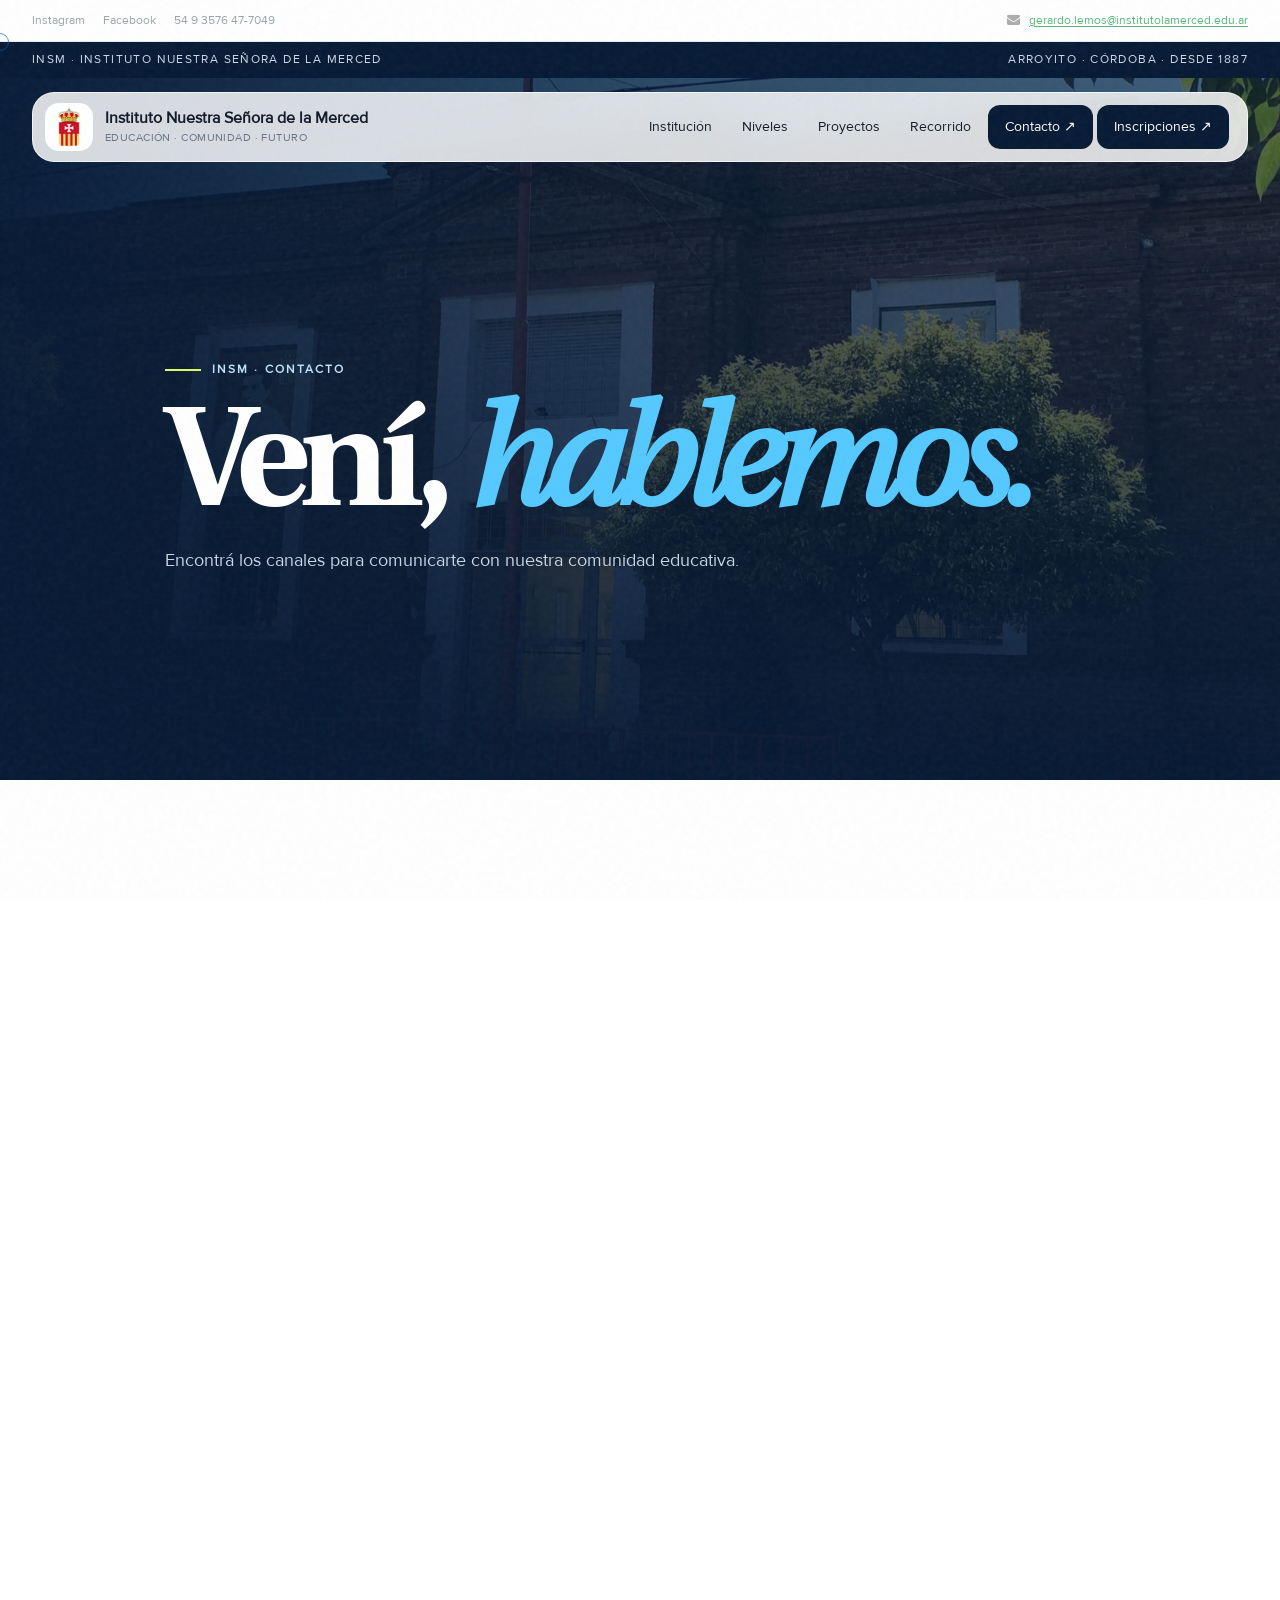
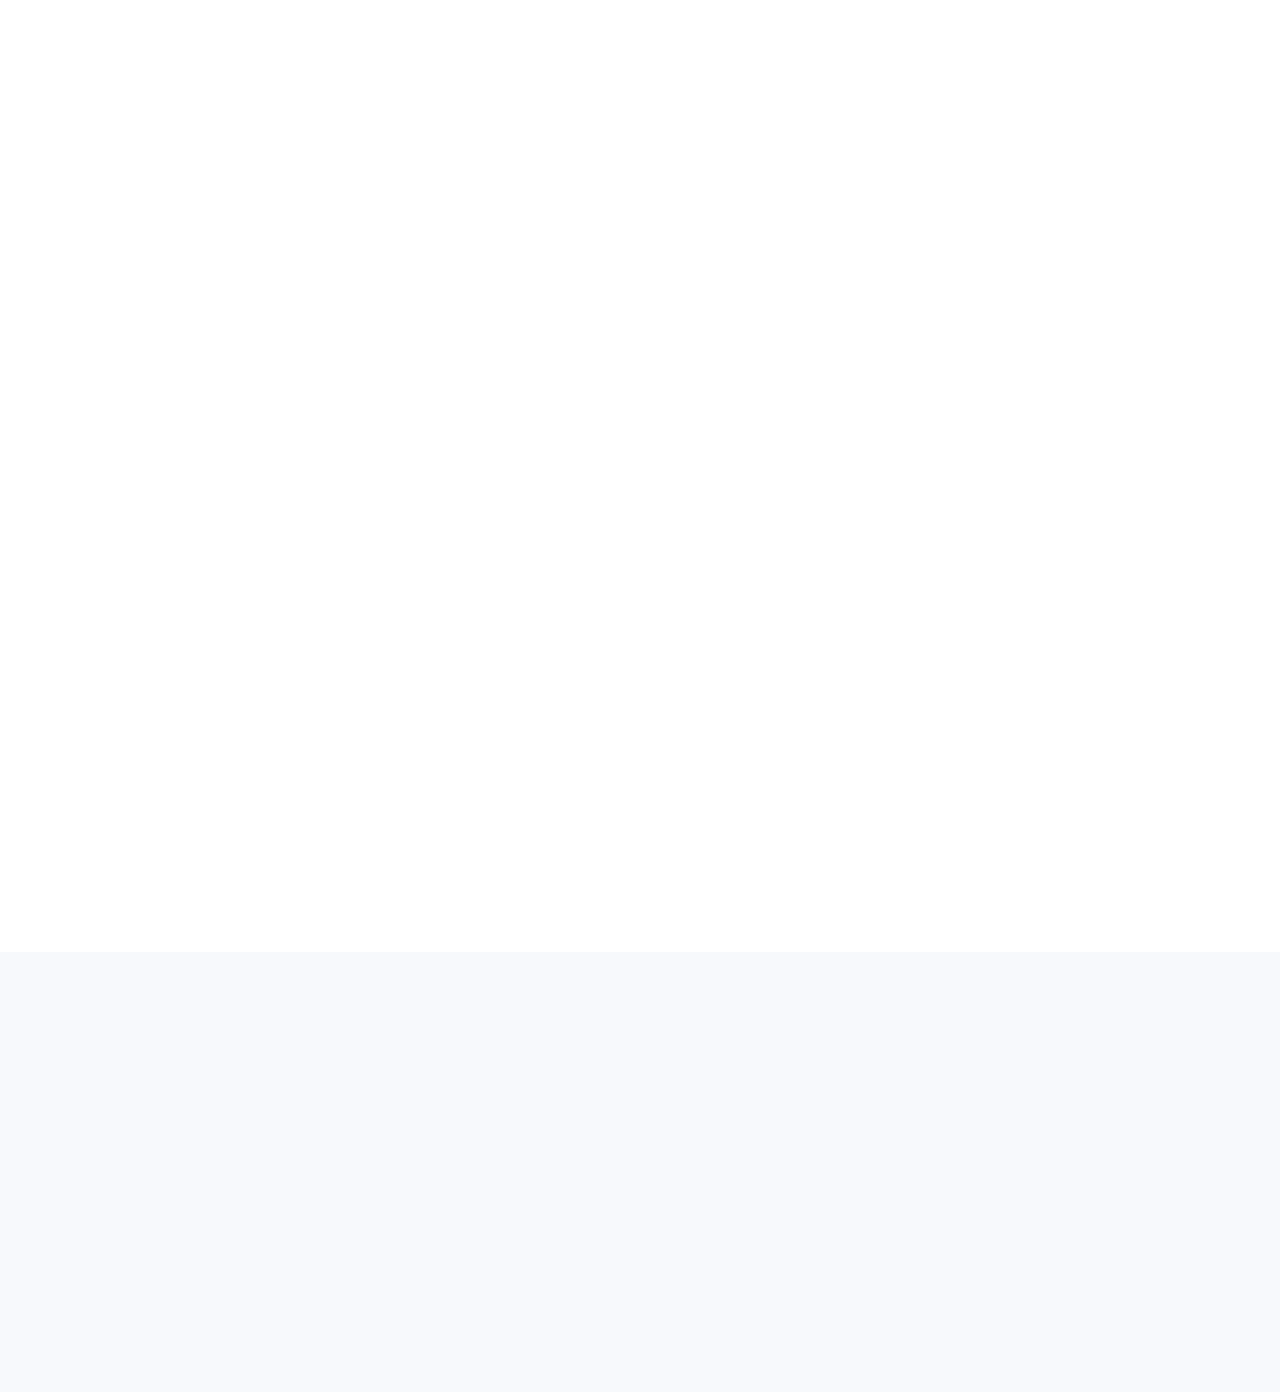
<file: Contacto.html>
<!DOCTYPE html>
<html lang="es"><head><meta charset="utf-8"/><meta content="width=device-width,initial-scale=1" name="viewport"/><title>Contacto · INSM</title><meta name="description" content="Canales de contacto del Instituto Nuestra Señora de la Merced: niveles educativos, redes sociales y ubicación en Arroyito, Córdoba."><link href="img/favicon.ico" rel="icon"/><link href="modern.css" rel="stylesheet"/><meta content="index,follow" name="robots"/><link rel="canonical" href="https://insm.vercel.app/Contacto.html"><meta property="og:type" content="website"><meta property="og:title" content="Contacto · INSM"><meta property="og:description" content="Canales de contacto del Instituto Nuestra Señora de la Merced: niveles educativos, redes sociales y ubicación en Arroyito, Córdoba."><meta property="og:url" content="https://insm.vercel.app/Contacto.html"><meta property="og:site_name" content="INSM · Instituto Nuestra Señora de la Merced"><meta name="twitter:card" content="summary_large_image"><meta name="twitter:title" content="Contacto · INSM"><meta name="twitter:description" content="Canales de contacto del Instituto Nuestra Señora de la Merced: niveles educativos, redes sociales y ubicación en Arroyito, Córdoba."><script type="application/ld+json">{"@context":"https://schema.org","@type":"EducationalOrganization","name":"Instituto Nuestra Señora de la Merced","alternateName":"INSM","url":"https://insm.vercel.app","address":{"@type":"PostalAddress","streetAddress":"9 de Julio 465","addressLocality":"Arroyito","addressRegion":"Córdoba","addressCountry":"AR"}}</script></head><body><div class="social-contact-bar"><div class="container social-contact-shell"><div class="social-group"><a aria-label="Instagram" href="https://www.instagram.com/mercedariasarroyito/" rel="noopener" target="_blank"<img alt="Instagram" decoding="async" loading="lazy" src="img/social/instagram.webp"/ width="64" height="64"> <span>Instagram</span></a><a aria-label="Facebook" href="https://www.facebook.com/estilomercedarioarroyito" rel="noopener" target="_blank"<img alt="Facebook" decoding="async" loading="lazy" src="img/social/facebook.webp"/ width="64" height="64"> <span>Facebook</span></a><a aria-label="WhatsApp" href="https://wa.me/5493576477049" rel="noopener" target="_blank"<img alt="WhatsApp" decoding="async" loading="lazy" src="img/social/whatsapp.webp"/ width="64" height="64"> <span>54 9 3576 47-7049</span></a></div><div class="contact-group"><a aria-label="Correo electrónico" href="mailto:gerardo.lemos@institutolamerced.edu.ar"><img alt="Gmail" decoding="async" loading="lazy" src="img/social/gmail.webp"/ width="64" height="64"> <span>gerardo.lemos@institutolamerced.edu.ar</span></a></div></div></div><div class="progress"></div><div class="cursor"></div><div class="topline"><div class="container"><span>INSM · Instituto Nuestra Señora de la Merced</span><span>Arroyito · Córdoba · Desde 1887</span></div></div><header class="site-nav"><div class="container nav-shell"><a class="brand" href="index.html"><img alt="INSM" class="brand-mark" decoding="async" loading="lazy" src="img/logo.webp"/ width="959" height="1800"><span class="brand-text">Instituto Nuestra Señora de la Merced<small>EDUCACIÓN · COMUNIDAD · FUTURO</small></span></a><nav class="nav-links"><a href="NuestroColegio.html">Institución</a><a href="index.html#niveles">Niveles</a><a href="Proyectos.html">Proyectos</a><a href="index.html#recorrido">Recorrido</a><a class="nav-cta" href="Contacto.html">Contacto ↗</a><a class="nav-cta" href="Inscripciones.html">Inscripciones ↗</a></nav><button aria-controls="mobileMenu" aria-expanded="false" aria-label="Abrir menú" class="menu-toggle" type="button">☰</button></div></header><div class="mobile-menu" id="mobileMenu"><a href="NuestroColegio.html">Institución</a><a href="index.html#niveles">Niveles</a><a href="Proyectos.html">Proyectos</a><a href="index.html#recorrido">Recorrido</a><a href="Contacto.html">Contacto</a></div><main><section class="page-hero"><div class="page-hero-bg"><img alt="INSM" data-parallax="" decoding="async" fetchpriority="high" loading="eager" src="img/entrada copy.webp"/ width="1800" height="1012"></div><div class="container page-hero-content"><div class="eyebrow reveal">INSM · Contacto</div><h1 class="reveal delay-1">Vení, <em>hablemos.</em></h1><p class="reveal delay-2">Encontrá los canales para comunicarte con nuestra comunidad educativa.</p></div></section><section class="section white"><div class="container"><div class="section-head"><div><div class="section-label">Información</div><h2 class="display">Estamos <em>acá.</em></h2></div><p class="section-intro">9 de Julio 465 · Arroyito, Córdoba. Consultá por el nivel que necesitás.</p></div><div class="contact-cards"><article class="contact-card"><h3>Nivel Inicial</h3><p>+54 (3576) 408-967</p><p>Consultas e información del nivel.</p></article><article class="contact-card"><h3>Nivel Primario</h3><p>+54 (3576) 421-440</p><p>Consultas e información del nivel.</p></article><article class="contact-card"><h3>Nivel Secundario</h3><p>+54 (3576) 421-440</p><p>Consultas e información del nivel.</p></article><article class="contact-card"><h3>Nivel Superior</h3><p>+54 (3576) 421-440</p><p>Consultas e información del nivel.</p></article></div></div></section><section class="split-image"><div class="photo" style="background-image:url('img/entrada.webp')"></div><div class="content"><div class="section-label">Dónde encontrarnos</div><h3>9 de Julio <em>465.</em></h3><p>Arroyito, Córdoba.</p><div class="pill-row"><span class="pill">Instagram ↗</span><span class="pill">YouTube ↗</span><span class="pill">TikTok ↗</span></div></div></section><section class="cta"><div class="container cta-grid"><div><div class="section-label">Redes</div><h2>Seguinos.</h2></div><div><p>También podés encontrarnos en nuestras redes sociales y conocer las novedades de la comunidad.</p><a class="btn" href="https://www.instagram.com/mercedariasarroyito/" target="_blank" rel="noopener noreferrer">Instagram ↗</a></div></div></section></main><footer class="footer"><div class="container footer-grid"><div><div class="footer-brand">INSM</div><p>Instituto Nuestra Señora de la Merced.<br/>9 de Julio 465 · Arroyito, Córdoba.</p></div><div><h3>Niveles</h3><a href="NivelInicial.html">Inicial</a><a href="NivelPrimario.html">Primario</a><a href="NivelSecundario.html">Secundario</a><a href="NivelTerciario.html">Superior</a></div><div><h3>Explorar</h3><a href="NuestroColegio.html">Nuestra institución</a><a href="Proyectos.html">Proyectos</a><a href="Contacto.html">Contacto</a></div><div><h3>Comunidad</h3><a href="https://www.instagram.com/mercedariasarroyito/" target="_blank" rel="noopener noreferrer">Instagram ↗</a><a href="https://www.youtube.com/@INSM.DIGITAL" target="_blank" rel="noopener noreferrer">YouTube ↗</a><a href="https://www.tiktok.com/@insm.digital" target="_blank" rel="noopener noreferrer">TikTok ↗</a></div></div><div class="container footer-bottom"><span>© INSM · Instituto Nuestra Señora de la Merced</span><span>Educación · Comunidad · Futuro</span></div></footer><script src="site.js"></script></body></html>
</file>
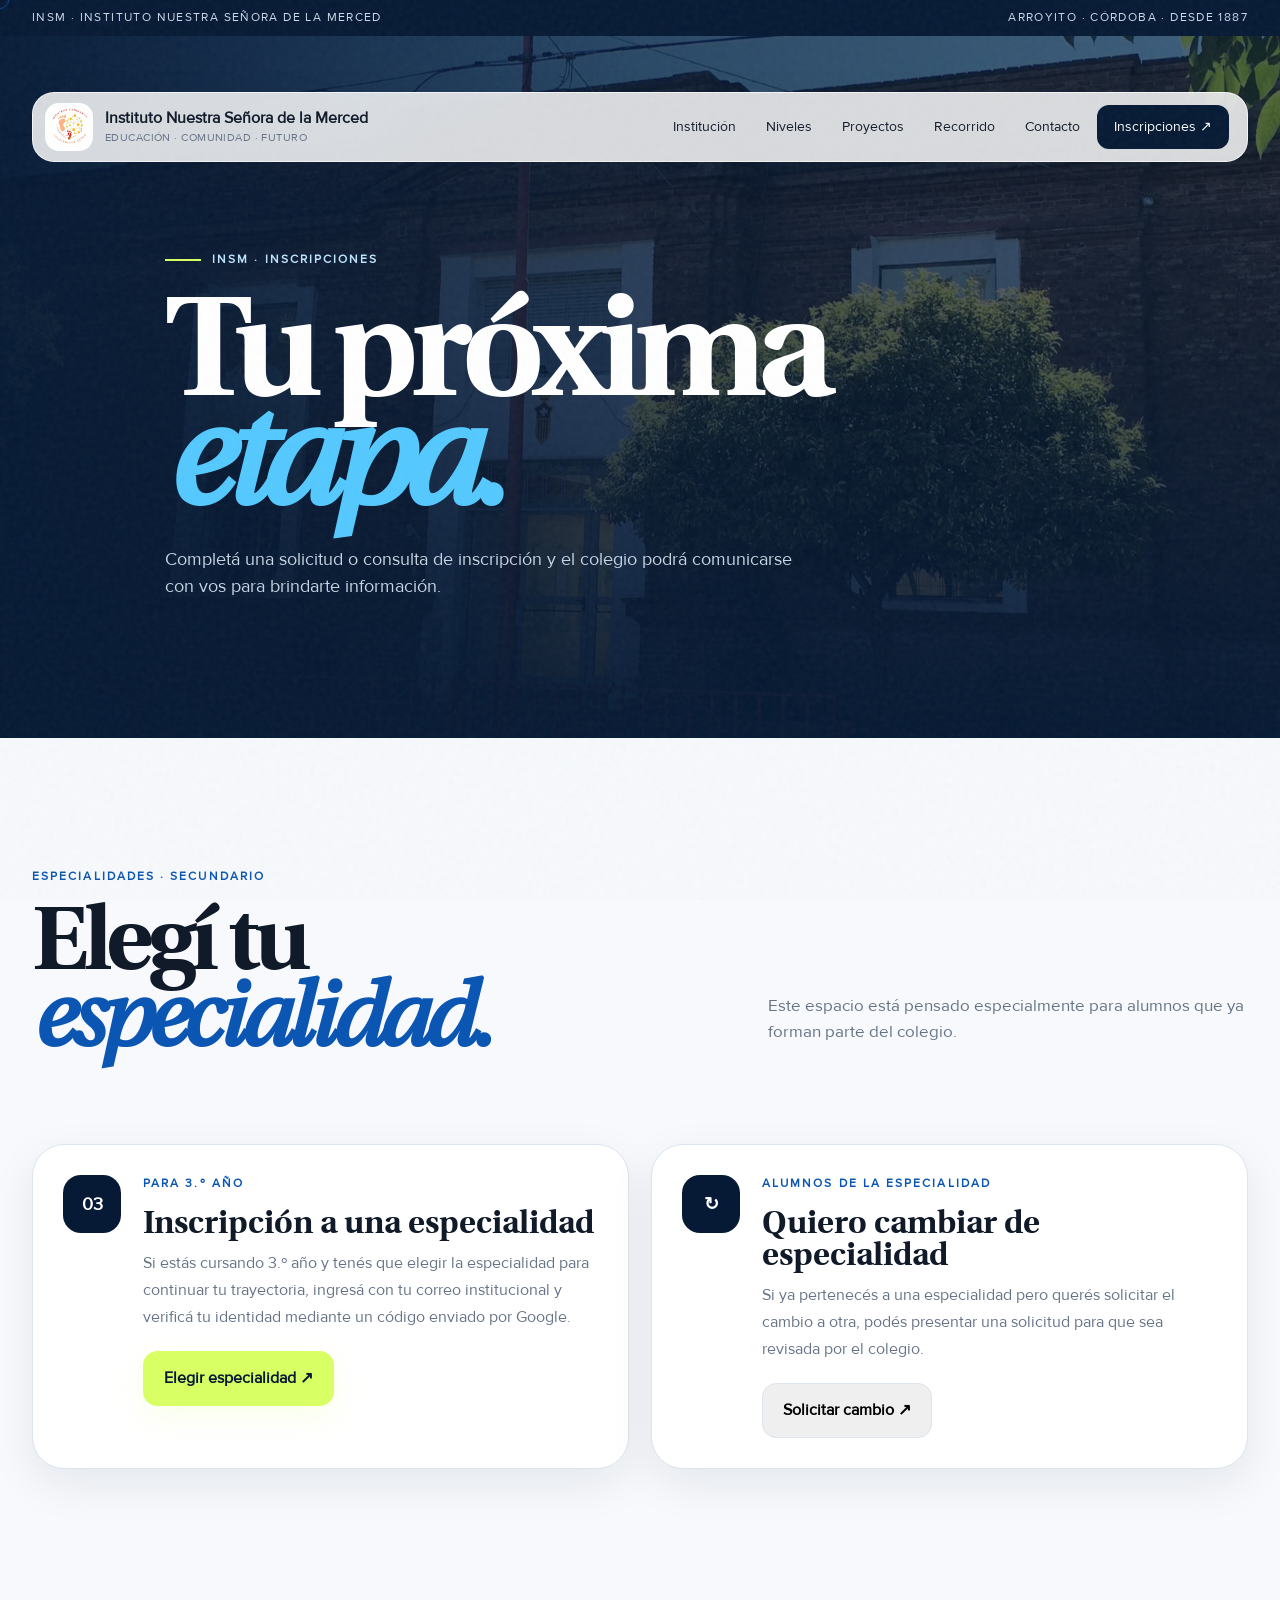
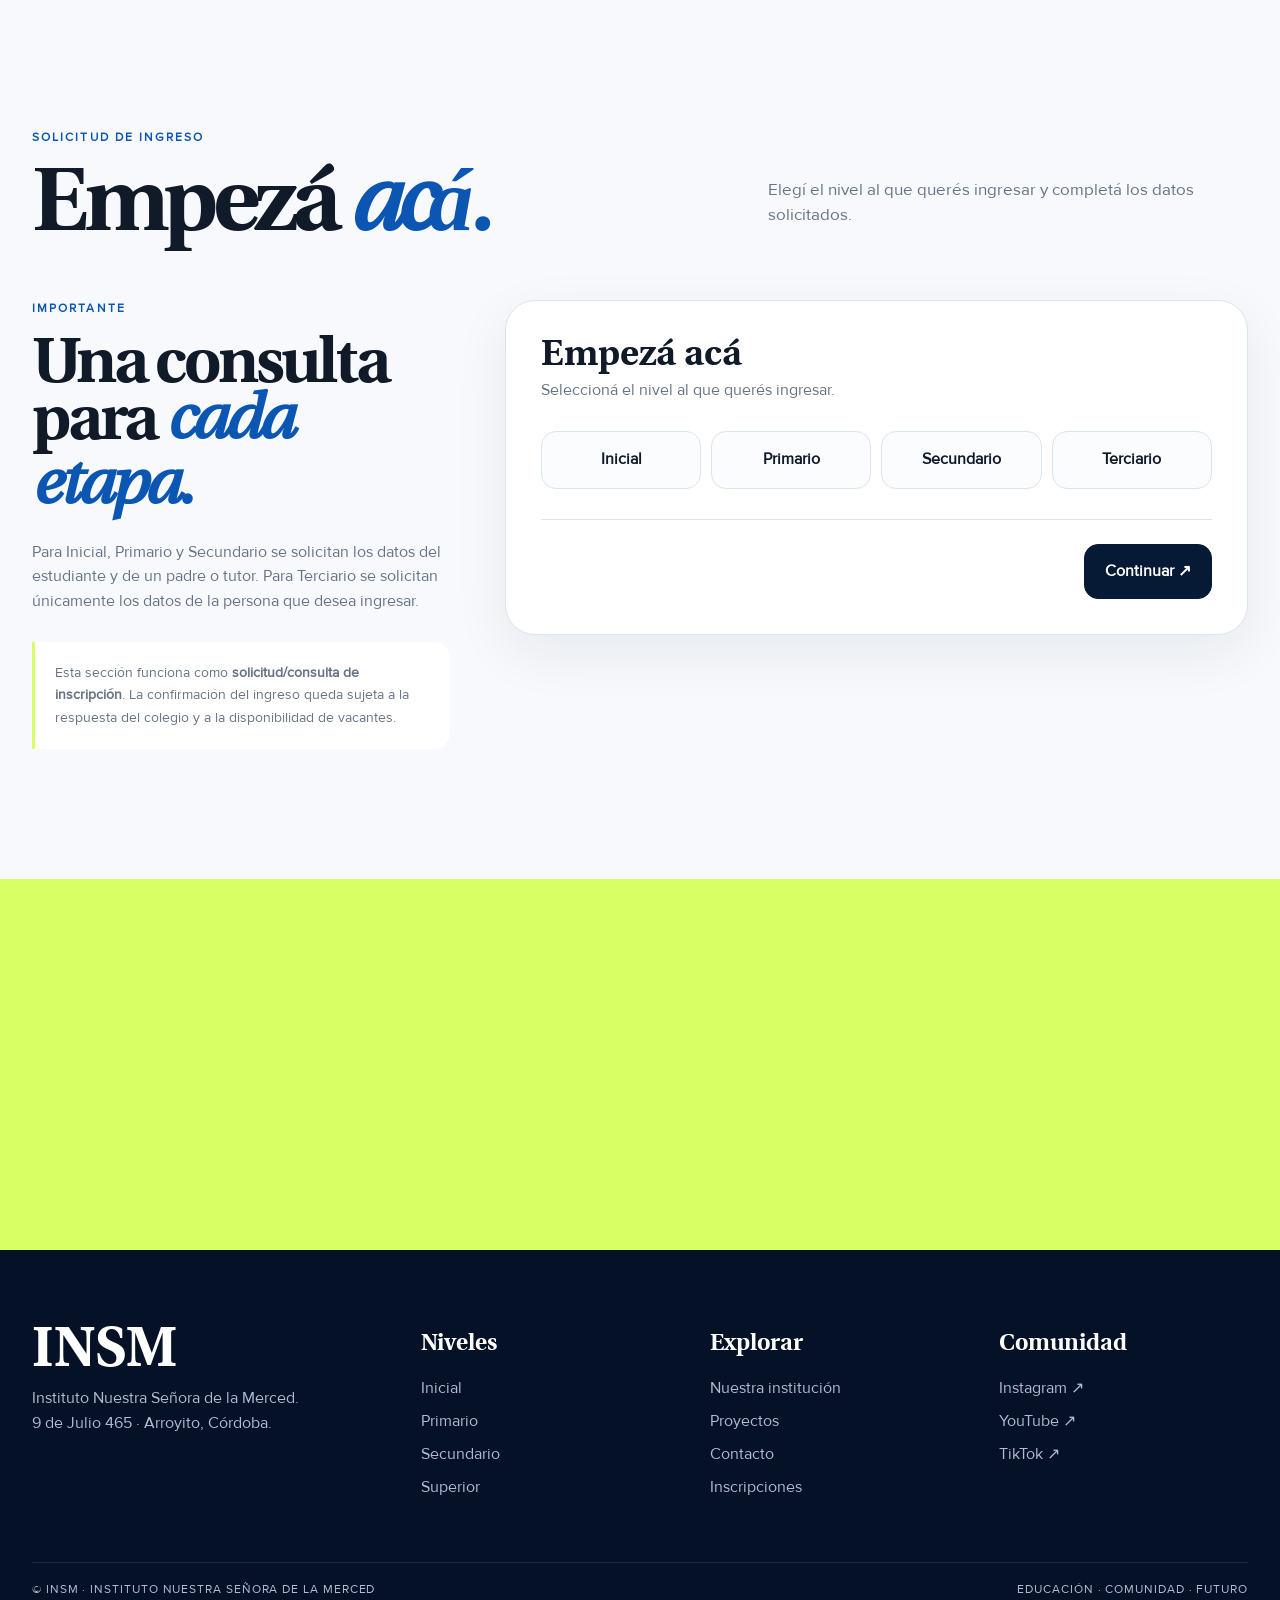
<file: Inscripciones.html>
<!DOCTYPE html>

<html lang="es">
<head>
<meta charset="utf-8"/>
<meta content="width=device-width,initial-scale=1" name="viewport"/>
<title>Inscripciones · INSM</title><meta name="description" content="Información y formularios de inscripción del Instituto Nuestra Señora de la Merced de Arroyito, Córdoba.">
<link href="modern.css" rel="stylesheet"/>
<meta content="index,follow" name="robots"/><link rel="canonical" href="https://insm.vercel.app/Inscripciones.html"><meta property="og:type" content="website"><meta property="og:title" content="Inscripciones · INSM"><meta property="og:description" content="Información y formularios de inscripción del Instituto Nuestra Señora de la Merced de Arroyito, Córdoba."><meta property="og:url" content="https://insm.vercel.app/Inscripciones.html"><meta property="og:site_name" content="INSM · Instituto Nuestra Señora de la Merced"><meta name="twitter:card" content="summary_large_image"><meta name="twitter:title" content="Inscripciones · INSM"><meta name="twitter:description" content="Información y formularios de inscripción del Instituto Nuestra Señora de la Merced de Arroyito, Córdoba."><script type="application/ld+json">{"@context":"https://schema.org","@type":"EducationalOrganization","name":"Instituto Nuestra Señora de la Merced","alternateName":"INSM","url":"https://insm.vercel.app","address":{"@type":"PostalAddress","streetAddress":"9 de Julio 465","addressLocality":"Arroyito","addressRegion":"Córdoba","addressCountry":"AR"}}</script></head>
<body>
<div class="progress"></div>
<div class="cursor"></div>
<div class="topline">
<div class="container">
<span>INSM · Instituto Nuestra Señora de la Merced</span>
<span>Arroyito · Córdoba · Desde 1887</span>
</div>
</div>
<header class="site-nav">
<div class="container nav-shell">
<a class="brand" href="index.html">
<img alt="INSM" class="brand-mark" decoding="async" loading="lazy" src="img/LOGO MERCEDARIO.webp"/ width="1188" height="1188">
<span class="brand-text">
        Instituto Nuestra Señora de la Merced
        <small>EDUCACIÓN · COMUNIDAD · FUTURO</small>
</span>
</a>
<nav class="nav-links">
<a href="NuestroColegio.html">Institución</a>
<a href="index.html#niveles">Niveles</a>
<a href="Proyectos.html">Proyectos</a>
<a href="index.html#recorrido">Recorrido</a>
<a href="Contacto.html">Contacto</a>
<a class="nav-cta" href="Inscripciones.html">
        Inscripciones ↗
      </a>
</nav>
<button aria-controls="mobileMenu" aria-expanded="false" aria-label="Abrir menú" class="menu-toggle" type="button">
      ☰
    </button>
</div>
</header>
<div class="mobile-menu" id="mobileMenu">
<a href="NuestroColegio.html">Institución</a>
<a href="index.html#niveles">Niveles</a>
<a href="Proyectos.html">Proyectos</a>
<a href="index.html#recorrido">Recorrido</a>
<a href="Contacto.html">Contacto</a>
<a href="Inscripciones.html">Inscripciones</a>
</div>
<main>
<section class="page-hero">
<div class="page-hero-bg">
<img alt="INSM" data-parallax="" decoding="async" fetchpriority="high" loading="eager" src="img/entrada copy.webp"/ width="1800" height="1012">
</div>
<div class="container page-hero-content">
<div class="eyebrow reveal">
      INSM · Inscripciones
    </div>
<h1 class="reveal delay-1">
      Tu próxima <em>etapa.</em>
</h1>
<p class="reveal delay-2">
      Completá una solicitud o consulta de inscripción y el colegio podrá comunicarse con vos para brindarte información.
    </p>
</div>
</section>
<!-- =========================================================
     ESPECIALIDADES
     
     ESTA PARTE SE MANTIENE FUNCIONANDO COMO ESTABA.
     UTILIZA SU PROPIA APLICACIÓN DE GOOGLE APPS SCRIPT.
========================================================= -->
<section class="section specialty-section" id="especialidades">
<div class="container">
<div class="section-head reveal">
<div>
<div class="section-label">
          Especialidades · Secundario
        </div>
<h2 class="display">
          Elegí tu <em>especialidad.</em>
</h2>
</div>
<p class="section-intro">
        Este espacio está pensado especialmente para alumnos que ya forman parte del colegio.
      </p>
</div>
<div class="specialty-cards">
<article class="specialty-card reveal">
<div class="specialty-icon">
          03
        </div>
<div>
<div class="section-label">
            Para 3.º año
          </div>
<h3>
            Inscripción a una especialidad
          </h3>
<p>
            Si estás cursando 3.º año y tenés que elegir la especialidad para continuar tu trayectoria, ingresá con tu correo institucional y verificá tu identidad mediante un código enviado por Google.
          </p>
<button class="btn btn-primary" onclick="openSpecialty('new')" type="button">

            Elegir especialidad ↗

          </button>
</div>
</article>
<article class="specialty-card reveal delay-1">
<div class="specialty-icon">
          ↻
        </div>
<div>
<div class="section-label">
            Alumnos de la especialidad
          </div>
<h3>
            Quiero cambiar de especialidad
          </h3>
<p>
            Si ya pertenecés a una especialidad pero querés solicitar el cambio a otra, podés presentar una solicitud para que sea revisada por el colegio.
          </p>
<button class="btn" onclick="openSpecialty('change')" type="button">

            Solicitar cambio ↗

          </button>
</div>
</article>
</div>
<div aria-hidden="true" class="specialty-panel" id="specialtyPanel">
<div class="specialty-panel-head">
<div>
<div class="section-label" id="specialtyLabel">

            Verificación

          </div>
<h3 id="specialtyTitle">
            Verificá tu correo institucional
          </h3>
</div>
<button aria-label="Cerrar" class="panel-close" onclick="closeSpecialty()" type="button">

          ×

        </button>
</div>
<div class="verify-box" id="verifyBox">
<p>
          Para continuar, ingresá tu
          <strong>correo institucional de Google</strong>.
          Te enviaremos un código de 6 dígitos.
        </p>
<div class="form-grid">
<div class="form-field full">
<label for="specialtyEmail">
              Correo institucional *
            </label>
<input autocomplete="email" id="specialtyEmail" placeholder="nombre@institutolamerced.edu.ar" type="email"/>
</div>
</div>
<div class="form-actions">
<span></span>
<button class="btn btn-primary" onclick="sendSpecialtyCode()" type="button">

            Enviar código ↗

          </button>
</div>
<div class="form-message" id="verifyMessage">
</div>
</div>
<div class="verify-box" id="codeBox" style="display:none">
<p>
          Revisá tu correo e ingresá el código recibido.
        </p>
<div class="form-grid">
<div class="form-field full">
<label for="specialtyCode">
              Código de verificación *
            </label>
<input id="specialtyCode" inputmode="numeric" maxlength="6" placeholder="000000" type="text"/>
</div>
</div>
<div class="form-actions">
<button class="btn" onclick="sendSpecialtyCode()" type="button">

            Reenviar código

          </button>
<button class="btn btn-primary" onclick="verifySpecialtyCode()" type="button">

            Verificar ↗

          </button>
</div>
<div class="form-message" id="codeMessage">
</div>
</div>
<form class="specialty-inner-form" id="specialtyNewForm" onsubmit="submitSpecialty(event)" style="display:none">
<div class="section-label">
          Inscripción · 3.º año
        </div>
<h4>
          Elegí cómo querés continuar
        </h4>
<div class="form-grid">
<div class="form-field">
<label for="newName">
              Nombre y apellido *
            </label>
<input id="newName" required=""/>
</div>
<div class="form-field">
<label for="newCourse">
              Curso *
            </label>
<input id="newCourse" readonly="" value="3.º año"/>
</div>
<div class="form-field full">
<label for="newSpecialty">
              Especialidad elegida *
            </label>
<select id="newSpecialty" required="">
<option value="">
                Seleccionar especialidad
              </option>
<option value="Informática">
                Informática
              </option>
<option value="Ciencias Sociales y Humanidades">
                Ciencias Sociales y Humanidades
              </option>
</select>
</div>
<div class="form-field full">
<label for="newObs">
              Observaciones (opcional)
            </label>
<textarea id="newObs" rows="4"></textarea>
</div>
</div>
<div class="form-actions">
<span></span>
<button class="btn btn-primary" type="submit">

            Confirmar elección ↗

          </button>
</div>
<div class="form-message" id="newMessage">
</div>
</form>
<form class="specialty-inner-form" id="specialtyChangeForm" onsubmit="submitChange(event)" style="display:none">
<div class="section-label">
          Solicitud de cambio
        </div>
<h4>
          Pedí el cambio de especialidad
        </h4>
<div class="form-grid">
<div class="form-field">
<label for="changeName">
              Nombre y apellido *
            </label>
<input id="changeName" required=""/>
</div>
<div class="form-field">
<label for="changeCourse">
              Curso *
            </label>
<select id="changeCourse" required="">
<option value="">
                Seleccionar
              </option>
<option>
                4.º año
              </option>
<option>
                5.º año
              </option>
<option>
                6.º año
              </option>
</select>
</div>
<div class="form-field">
<label for="currentSpecialty">
              Especialidad actual *
            </label>
<select id="currentSpecialty" required="">
<option value="">
                Seleccionar
              </option>
<option>
                Informática
              </option>
<option>
                Ciencias Sociales y Humanidades
              </option>
</select>
</div>
<div class="form-field">
<label for="newChangeSpecialty">
              Especialidad a la que querés cambiarte *
            </label>
<select id="newChangeSpecialty" required="">
<option value="">
                Seleccionar
              </option>
<option>
                Informática
              </option>
<option>
                Ciencias Sociales y Humanidades
              </option>
</select>
</div>
<div class="form-field full">
<label for="changeReason">
              Motivo de la solicitud *
            </label>
<textarea id="changeReason" required="" rows="5"></textarea>
</div>
</div>
<div class="form-actions">
<span></span>
<button class="btn btn-primary" type="submit">

            Enviar solicitud ↗

          </button>
</div>
<div class="form-message" id="changeMessage">
</div>
</form>
</div>
</div>
</section>
<!-- =========================================================
     INSCRIPCIONES GENERALES
========================================================= -->
<section class="section enrollment-section">
<div class="container">
<div class="section-head reveal">
<div>
<div class="section-label">
          Solicitud de ingreso
        </div>
<h2 class="display">
          Empezá <em>acá.</em>
</h2>
</div>
<p class="section-intro">
        Elegí el nivel al que querés ingresar y completá los datos solicitados.
      </p>
</div>
<div class="enrollment-layout">
<div class="enrollment-intro reveal">
<div class="section-label">
          Importante
        </div>
<h3>
          Una consulta para <em>cada etapa.</em>
</h3>
<p>
          Para Inicial, Primario y Secundario se solicitan los datos del estudiante y de un padre o tutor. Para Terciario se solicitan únicamente los datos de la persona que desea ingresar.
        </p>
<div class="enrollment-note">

          Esta sección funciona como
          <strong>solicitud/consulta de inscripción</strong>.
          La confirmación del ingreso queda sujeta a la respuesta del colegio y a la disponibilidad de vacantes.

        </div>
</div>
<form action="#" class="enrollment-form reveal" id="enrollmentForm" method="POST" novalidate="">
<div class="form-step active" id="step1">
<h3 class="form-section-title">
            Empezá acá
          </h3>
<p class="form-section-subtitle">
            Seleccioná el nivel al que querés ingresar.
          </p>
<div class="level-selector">
<label>
<input name="nivel" required="" type="radio" value="Inicial"/>
<span>
                Inicial
              </span>
</label>
<label>
<input name="nivel" type="radio" value="Primario"/>
<span>
                Primario
              </span>
</label>
<label>
<input name="nivel" type="radio" value="Secundario"/>
<span>
                Secundario
              </span>
</label>
<label>
<input name="nivel" type="radio" value="Terciario"/>
<span>
                Terciario
              </span>
</label>
</div>
<div class="form-actions">
<span></span>
<button class="btn btn-dark" id="nextStep" type="button">

              Continuar ↗

            </button>
</div>
</div>
<div class="form-step" id="step2">
<h3 class="form-section-title" id="personTitle">

            Datos del estudiante

          </h3>
<p class="form-section-subtitle">
            Completá los datos solicitados.
          </p>
<div class="form-grid">
<div class="form-field">
<label for="nombre">
                Nombre y apellido *
              </label>
<input autocomplete="name" id="nombre" name="nombre" required="" type="text"/>
</div>
<div class="form-field">
<label for="dni">
                DNI *
              </label>
<input id="dni" inputmode="numeric" maxlength="8" minlength="8" name="dni" pattern="[0-9]{8}" required="" type="text"/>
</div>
<div class="form-field">
<label for="nacimiento">
                Fecha de nacimiento *
              </label>
<input id="nacimiento" name="nacimiento" required="" type="date"/>
</div>
<div class="form-field">
<label for="domicilio">
                Domicilio *
              </label>
<input autocomplete="street-address" id="domicilio" name="domicilio" required="" type="text"/>
</div>
<div class="form-field">
<label for="ciudad">
                Ciudad *
              </label>
<input id="ciudad" name="ciudad" required="" type="text"/>
</div>
<div class="form-field">
<label for="telefono">
                Número de teléfono *
              </label>
<input id="telefono" inputmode="numeric" name="telefono" pattern="[0-9]+" required="" type="tel"/>
</div>
<div class="form-field">
<label for="email">
                Gmail *
              </label>
<input autocomplete="email" id="email" name="email" required="" type="email"/>
</div>
<div class="form-field full" id="cursoBox">
<label for="curso" id="cursoLabel">

                ¿A qué curso ingresaría? *

              </label>
<select id="curso" name="curso" required="">
<option value="">
                  Seleccionar curso
                </option>
<option value="1">
                  1
                </option>
<option value="2">
                  2
                </option>
<option value="3">
                  3
                </option>
<option value="4">
                  4
                </option>
<option value="5">
                  5
                </option>
<option value="6">
                  6
                </option>
</select>
</div>
<!-- =====================================================
                 ESPECIALIDAD GENERAL
                 
                 APARECE ÚNICAMENTE EN:
                 SECUNDARIO + 4.º / 5.º / 6.º
            ====================================================== -->
<div class="form-field full" id="especialidadBox" style="display:none;">
<label for="especialidad">
                Elegí tu especialidad *
              </label>
<select id="especialidad" name="especialidad">
<option value="">
                  Seleccionar especialidad
                </option>
<option value="Informática">
                  Informática
                </option>
<option value="Ciencias Sociales y Humanidades">
                  Ciencias Sociales y Humanidades
                </option>
</select>
</div>
</div>
<div class="conditional" id="schoolQuestions">
<div class="form-field">
<label>
                ¿Tiene hermanos en el colegio? *
              </label>
<div class="radio-row">
<div class="radio-option">
<input id="hermanosSi" name="hermanos" type="radio" value="Sí"/>
<label for="hermanosSi">
                    Sí
                  </label>
</div>
<div class="radio-option">
<input id="hermanosNo" name="hermanos" type="radio" value="No"/>
<label for="hermanosNo">
                    No
                  </label>
</div>
</div>
</div>
<div class="form-field" id="hermanoBox" style="display:none;margin-top:15px">
<label for="nombreHermano">
                Nombre del hermano *
              </label>
<input id="nombreHermano" name="nombreHermano" type="text"/>
</div>
</div>
<div class="conditional" id="tutorBox">
<h3 class="form-section-title" style="font-size:1.8rem">

              Datos del padre o tutor

            </h3>
<p class="form-section-subtitle">
              Solo necesitamos nombre y DNI.
            </p>
<div class="form-grid">
<div class="form-field">
<label for="tutorNombre">
                  Nombre y apellido *
                </label>
<input autocomplete="name" id="tutorNombre" name="tutorNombre" type="text"/>
</div>
<div class="form-field">
<label for="tutorDni">
                  DNI *
                </label>
<input id="tutorDni" inputmode="numeric" maxlength="8" minlength="8" name="tutorDni" pattern="[0-9]{8}" type="text"/>
</div>
</div>
</div>
<div class="form-actions">
<button class="btn" id="backStep" type="button">

              ← Volver

            </button>
<button class="btn btn-primary" type="submit">

              Enviar solicitud ↗

            </button>
</div>
<div class="form-message" id="formMessage">
</div>
</div>
</form>
</div>
</div>
</section>
<section class="cta">
<div class="container cta-grid">
<div>
<div class="section-label">
        ¿Necesitás ayuda?
      </div>
<h2>
        Hablemos.
      </h2>
</div>
<div>
<p>
        Si tenés dudas antes de completar la solicitud, podés comunicarte con el colegio desde la sección de contacto.
      </p>
<a class="btn" href="Contacto.html">

        Ir a contacto ↗

      </a>
</div>
</div>
</section>
</main>
<footer class="footer">
<div class="container footer-grid">
<div>
<div class="footer-brand">
        INSM
      </div>
<p>
        Instituto Nuestra Señora de la Merced.<br/>
        9 de Julio 465 · Arroyito, Córdoba.
      </p>
</div>
<div>
<h3>
        Niveles
      </h3>
<a href="NivelInicial.html">
        Inicial
      </a>
<a href="NivelPrimario.html">
        Primario
      </a>
<a href="NivelSecundario.html">
        Secundario
      </a>
<a href="NivelTerciario.html">
        Superior
      </a>
</div>
<div>
<h3>
        Explorar
      </h3>
<a href="NuestroColegio.html">
        Nuestra institución
      </a>
<a href="Proyectos.html">
        Proyectos
      </a>
<a href="Contacto.html">
        Contacto
      </a>
<a href="Inscripciones.html">
        Inscripciones
      </a>
</div>
<div>
<h3>
        Comunidad
      </h3>
<a href="https://www.instagram.com/mercedariasarroyito/" target="_blank" rel="noopener noreferrer">

        Instagram ↗

      </a>
<a href="https://www.youtube.com/@INSM.DIGITAL" target="_blank" rel="noopener noreferrer">

        YouTube ↗

      </a>
<a href="https://www.tiktok.com/@insm.digital" target="_blank" rel="noopener noreferrer">

        TikTok ↗

      </a>
</div>
</div>
<div class="container footer-bottom">
<span>
      © INSM · Instituto Nuestra Señora de la Merced
    </span>
<span>
      Educación · Comunidad · Futuro
    </span>
</div>
</footer>
<script src="site.js"></script>
<!-- =========================================================
     INSCRIPCIONES GENERALES
     CONEXIÓN CON Inscripciones.gs
========================================================= -->
<script>

(function(){

const INSCRIPTIONS_API_URL =
  'https://script.google.com/macros/s/AKfycbwIXceCYbE7soBa9hf2M-oMT6DxVKeDQgtIriCq3a2feZf9zufJGU-diVgG3NltusqH/exec';


const form =
  document.getElementById('enrollmentForm');

const step1 =
  document.getElementById('step1');

const step2 =
  document.getElementById('step2');

const next =
  document.getElementById('nextStep');

const back =
  document.getElementById('backStep');

const message =
  document.getElementById('formMessage');

const personTitle =
  document.getElementById('personTitle');

const schoolQuestions =
  document.getElementById('schoolQuestions');

const tutorBox =
  document.getElementById('tutorBox');

const hermanoBox =
  document.getElementById('hermanoBox');

const nombreHermano =
  document.getElementById('nombreHermano');

const curso =
  document.getElementById('curso');

const cursoBox =
  document.getElementById('cursoBox');

const cursoLabel =
  document.getElementById('cursoLabel');

const especialidadBox =
  document.getElementById('especialidadBox');

const especialidad =
  document.getElementById('especialidad');

const dni =
  document.getElementById('dni');

const tutorDni =
  document.getElementById('tutorDni');

const telefono =
  document.getElementById('telefono');

let nivel = '';


/* =========================================================
   ESPECIALIDAD SEGÚN NIVEL Y CURSO
========================================================= */

function actualizarEspecialidad(){
  const nivelSeleccionado =
    document.querySelector('input[name="nivel"]:checked')?.value || '';

  const cursoSeleccionado = curso.value || '';

  console.log('NIVEL:', nivelSeleccionado);
  console.log('CURSO:', cursoSeleccionado);

  const mostrar =
    nivelSeleccionado === 'Secundario' &&
    ['4', '5', '6'].includes(cursoSeleccionado);

  console.log('MOSTRAR ESPECIALIDAD:', mostrar);

  if (mostrar) {
    especialidadBox.style.setProperty('display', 'block', 'important');
    especialidadBox.hidden = false;
    especialidad.disabled = false;
    especialidad.required = true;
  } else {
    especialidadBox.style.setProperty('display', 'none', 'important');
    especialidadBox.hidden = true;
    especialidad.disabled = false;
    especialidad.required = false;
    especialidad.value = '';
  }
}


/* =========================================================
   CURSOS SEGÚN NIVEL
========================================================= */

function actualizarCursos(){

  nivel =
    document.querySelector(
      'input[name="nivel"]:checked'
    )?.value || '';


  if(nivel === 'Terciario'){

    cursoBox.style.display = 'none';

    curso.required = false;
    curso.value = '';

    actualizarEspecialidad();

    return;

  }


  cursoBox.style.display =
    'block';

  curso.required =
    true;


  const actual =
    curso.value;


  if(nivel === 'Inicial'){

    cursoLabel.textContent =
      '¿A qué sala ingresaría? *';


    curso.innerHTML = `

      <option value="">
        Seleccionar sala
      </option>

      <option value="Sala de 3">
        Sala de 3
      </option>

      <option value="Sala de 4">
        Sala de 4
      </option>

      <option value="Sala de 5">
        Sala de 5
      </option>

    `;

  }

  else{

    cursoLabel.textContent =
      '¿A qué curso ingresaría? *';


    curso.innerHTML = `

      <option value="">
        Seleccionar curso
      </option>

      <option value="1">
        1
      </option>

      <option value="2">
        2
      </option>

      <option value="3">
        3
      </option>

      <option value="4">
        4
      </option>

      <option value="5">
        5
      </option>

      <option value="6">
        6
      </option>

    `;

  }


  if(
    [...curso.options].some(
      option =>
        option.value === actual
    )
  ){

    curso.value =
      actual;

  }


  actualizarEspecialidad();

}


/* =========================================================
   ACTUALIZAR FORMULARIO
========================================================= */

function actualizar(){

  nivel =
    document.querySelector(
      'input[name="nivel"]:checked'
    )?.value || '';


  const esTerciario =
    nivel === 'Terciario';


  personTitle.textContent =
    esTerciario
      ? 'Datos de la persona'
      : 'Datos del estudiante';


  schoolQuestions.classList.toggle(
    'visible',
    !esTerciario
  );


  tutorBox.classList.toggle(
    'visible',
    !esTerciario
  );


  document.getElementById(
    'hermanosSi'
  ).required =
    !esTerciario;


  document.getElementById(
    'hermanosNo'
  ).required =
    !esTerciario;


  document.getElementById(
    'tutorNombre'
  ).required =
    !esTerciario;


  tutorDni.required =
    !esTerciario;


  nombreHermano.required =
    document.getElementById(
      'hermanosSi'
    ).checked &&
    !esTerciario;


  actualizarEspecialidad();

}


/* =========================================================
   CAMBIO DE NIVEL
========================================================= */

document
  .querySelectorAll(
    'input[name="nivel"]'
  )
  .forEach(
    radio => {

      radio.addEventListener(
        'change',
        () => {

          actualizar();

          actualizarCursos();

          actualizarEspecialidad();

        }
      );

    }
  );


/* =========================================================
   CAMBIO DE CURSO
========================================================= */

curso.addEventListener(
  'change',
  actualizarEspecialidad
);

/* =========================================================
   HERMANOS
========================================================= */

document
  .querySelectorAll(
    'input[name="hermanos"]'
  )
  .forEach(
    radio => {

      radio.addEventListener(
        'change',
        () => {

          const si =
            document.getElementById(
              'hermanosSi'
            ).checked;


          hermanoBox.style.display =
            si
              ? 'flex'
              : 'none';


          nombreHermano.required =
            si;


          if(!si){

            nombreHermano.value =
              '';

          }

        }
      );

    }
  );


/* =========================================================
   SOLO NÚMEROS
========================================================= */

[
  dni,
  tutorDni,
  telefono
].forEach(
  input => {

    input.addEventListener(
      'input',
      () => {

        input.value =
          input.value.replace(
            /\D/g,
            ''
          );

      }
    );

  }
);


/* =========================================================
   PASAR AL PASO 2
========================================================= */

next.addEventListener(
  'click',
  () => {

    if(
      !document.querySelector(
        'input[name="nivel"]:checked'
      )
    ){

      message.className =
        'form-message error';

      message.textContent =
        'Seleccioná un nivel para continuar.';

      return;

    }


    message.className =
      'form-message';


    actualizar();

    actualizarCursos();

    actualizarEspecialidad();


    step1.classList.remove(
      'active'
    );


    step2.classList.add(
      'active'
    );

  }
);


/* =========================================================
   VOLVER AL PASO 1
========================================================= */

back.addEventListener(
  'click',
  () => {

    step2.classList.remove(
      'active'
    );


    step1.classList.add(
      'active'
    );


    message.className =
      'form-message';

  }
);


/* =========================================================
   ENVIAR INSCRIPCIÓN
========================================================= */

form.addEventListener(
  'submit',
  async function(e){

    e.preventDefault();


    actualizarEspecialidad();


    actualizar();


    if(
      !form.checkValidity()
    ){

      form.reportValidity();

      return;

    }


    nivel =
      document.querySelector(
        'input[name="nivel"]:checked'
      )?.value || '';


    if(!nivel){

      message.className =
        'form-message error';

      message.textContent =
        'Seleccioná un nivel.';

      return;

    }


    message.className =
      'form-message success';

    message.textContent =
      'Enviando solicitud...';


    const datos = {

      action:
        'guardarInscripcion',

      nivel:
        nivel.toLowerCase(),

      nombre:
        document
          .getElementById('nombre')
          .value
          .trim(),

      dni:
        document
          .getElementById('dni')
          .value
          .trim(),

      fechaNacimiento:
        document
          .getElementById('nacimiento')
          .value,

      domicilio:
        document
          .getElementById('domicilio')
          .value
          .trim(),

      ciudad:
        document
          .getElementById('ciudad')
          .value
          .trim(),

      telefono:
        document
          .getElementById('telefono')
          .value
          .trim(),

      gmail:
        document
          .getElementById('email')
          .value
          .trim(),

      hermanos:
        document.querySelector(
          'input[name="hermanos"]:checked'
        )?.value || '',

      nombreHermano:
        document
          .getElementById('nombreHermano')
          .value
          .trim(),

      padreTutor:
        document
          .getElementById('tutorNombre')
          .value
          .trim(),

      dniPadreTutor:
        document
          .getElementById('tutorDni')
          .value
          .trim(),

      curso:
        '',

      especialidad:
        ''

    };


    /* =====================================================
       INICIAL
    ===================================================== */

    if(
      nivel === 'inicial'
    ){

      datos.sala =
        curso.value;

    }


    /* =====================================================
       PRIMARIO
    ===================================================== */

    if(
      nivel === 'primario'
    ){

      datos.curso =
        curso.value;

    }


    /* =====================================================
       SECUNDARIO
    ===================================================== */

    if(
      nivel === 'secundario'
    ){

      datos.curso =
        curso.value;


      if(
        ['4', '5', '6'].includes(
          curso.value
        )
      ){

        datos.especialidad =
          especialidad.value.trim();

      }

      else{

        datos.especialidad =
          '';

      }

    }


    /* =====================================================
       TERCIARIO
    ===================================================== */

    if(
      nivel === 'terciario'
    ){

      datos.curso =
        '';

      datos.especialidad =
        '';

      datos.hermanos =
        '';

      datos.nombreHermano =
        '';

      datos.padreTutor =
        '';

      datos.dniPadreTutor =
        '';

    }


    console.log(
      'DATOS QUE SE ENVIAN:',
      datos
    );


    /* =====================================================
       ENVÍO A INSCRIPCIONES.GS
    ===================================================== */

    try{

      const respuesta =
        await fetch(
          INSCRIPTIONS_API_URL,
          {

            method:
              'POST',

            headers: {

              'Content-Type':
                'text/plain;charset=utf-8'

            },

            body:
              JSON.stringify(
                datos
              )

          }
        );


      const texto =
        await respuesta.text();


      console.log(
        'RESPUESTA INSCRIPCIONES:',
        texto
      );


      let resultado;


      try{

        resultado =
          JSON.parse(
            texto
          );

      }

      catch(error){

        throw new Error(
          'La aplicación de inscripciones devolvió una respuesta inválida.'
        );

      }


      if(
        !resultado.ok
      ){

        throw new Error(
          resultado.message ||
          'No se pudo registrar la inscripción.'
        );

      }


      message.className =
        'form-message success';


      message.textContent =
        '¡Listo! La solicitud de inscripción fue registrada correctamente.';


      form.reset();


      step2.classList.remove(
        'active'
      );


      step1.classList.add(
        'active'
      );


      cursoBox.style.display =
        'block';


      especialidadBox.style.display =
        'none';


      especialidad.required =
        false;


      especialidad.value =
        '';


      hermanoBox.style.display =
        'none';


      actualizar();

      actualizarCursos();

      actualizarEspecialidad();


    }

    catch(error){

      console.error(
        'ERROR INSCRIPCIONES:',
        error
      );


      message.className =
        'form-message error';


      message.textContent =
        error.message ||
        'No se pudo enviar la solicitud. Intentá nuevamente.';

    }

  }
);

})();

</script>
<!-- =========================================================
     ESPECIALIDADES + VERIFICACIÓN GOOGLE
     
     ESTA PARTE NO SE MODIFICA.
========================================================= -->
<script>

const SPECIALTY_API_URL =
  'https://script.google.com/macros/s/AKfycbzZdwdx1RQ07VrT1mRCOgwMwa8ttTqx12k22Vhrt8FRgEUG4pSuUTEMCe3THWcYZfq-wg/exec';


let specialtyMode =
  'new';

let specialtyVerified =
  false;


function openSpecialty(mode){

  specialtyMode =
    mode;

  specialtyVerified =
    false;


  document
    .getElementById(
      'specialtyPanel'
    )
    .classList.add(
      'open'
    );


  document
    .getElementById(
      'specialtyPanel'
    )
    .setAttribute(
      'aria-hidden',
      'false'
    );


  document
    .getElementById(
      'specialtyLabel'
    )
    .textContent =
      mode === 'new'
        ? 'Para alumnos de 3.º año'
        : 'Solicitud de cambio';


  document
    .getElementById(
      'specialtyTitle'
    )
    .textContent =
      'Verificá tu correo institucional';


  document
    .getElementById(
      'verifyBox'
    )
    .style.display =
      'block';


  document
    .getElementById(
      'codeBox'
    )
    .style.display =
      'none';


  document
    .getElementById(
      'specialtyNewForm'
    )
    .style.display =
      'none';


  document
    .getElementById(
      'specialtyChangeForm'
    )
    .style.display =
      'none';


  window.scrollTo({

    top:
      document
        .getElementById(
          'specialtyPanel'
        )
        .offsetTop - 100,

    behavior:
      'smooth'

  });

}


function closeSpecialty(){

  document
    .getElementById(
      'specialtyPanel'
    )
    .classList.remove(
      'open'
    );


  document
    .getElementById(
      'specialtyPanel'
    )
    .setAttribute(
      'aria-hidden',
      'true'
    );

}


function showMsg(
  id,
  text,
  type = 'error'
){

  const el =
    document.getElementById(
      id
    );

  el.className =
    'form-message ' + type;

  el.textContent =
    text;

}


/* =========================================================
   API ESPECIALIDADES
========================================================= */

async function api(payload){

  const r =
    await fetch(

      SPECIALTY_API_URL,

      {

        method:
          'POST',

        headers: {

          'Content-Type':
            'text/plain;charset=utf-8'

        },

        body:
          JSON.stringify(
            payload
          )

      }

    );


  const text =
    await r.text();


  console.log(
    'RESPUESTA APPS SCRIPT:',
    text
  );


  try{

    return JSON.parse(
      text
    );

  }

  catch(error){

    throw new Error(
      'Apps Script devolvió HTML en lugar de JSON.'
    );

  }

}


async function sendSpecialtyCode(){

  const email =
    document
      .getElementById(
        'specialtyEmail'
      )
      .value
      .trim()
      .toLowerCase();


  if(!email){

    showMsg(
      'verifyMessage',
      'Ingresá tu correo institucional.'
    );

    return;

  }


  try{

    const data =
      await api({

        action:
          'sendCode',

        email:
          email

      });


    showMsg(

      'verifyMessage',

      data.message,

      data.ok
        ? 'success'
        : 'error'

    );


    if(data.ok){

      document
        .getElementById(
          'codeBox'
        )
        .style.display =
          'block';


      document
        .getElementById(
          'specialtyCode'
        )
        .focus();

    }

  }

  catch(e){

    showMsg(
      'verifyMessage',
      e.message
    );

  }

}


async function verifySpecialtyCode(){

  const email =
    document
      .getElementById(
        'specialtyEmail'
      )
      .value
      .trim()
      .toLowerCase();


  const code =
    document
      .getElementById(
        'specialtyCode'
      )
      .value
      .trim();


  if(
    code.length !== 6
  ){

    showMsg(
      'codeMessage',
      'Ingresá el código de 6 dígitos.'
    );

    return;

  }


  try{

    const data =
      await api({

        action:
          'verifyCode',

        email:
          email,

        code:
          code

      });


    showMsg(

      'codeMessage',

      data.message,

      data.ok
        ? 'success'
        : 'error'

    );


    if(data.ok){

      specialtyVerified =
        true;


      document
        .getElementById(
          'verifyBox'
        )
        .style.display =
          'none';


      document
        .getElementById(
          'codeBox'
        )
        .style.display =
          'none';


      document
        .getElementById(
          'specialtyTitle'
        )
        .textContent =

          specialtyMode === 'new'

            ? 'Inscripción a especialidad'

            : 'Solicitud de cambio de especialidad';


      document
        .getElementById(

          specialtyMode === 'new'

            ? 'specialtyNewForm'

            : 'specialtyChangeForm'

        )
        .style.display =
          'block';

    }

  }

  catch(e){

    showMsg(
      'codeMessage',
      e.message
    );

  }

}


async function submitSpecialty(e){

  e.preventDefault();


  if(
    !specialtyVerified
  ){

    return;

  }


  const email =
    document
      .getElementById(
        'specialtyEmail'
      )
      .value
      .trim()
      .toLowerCase();


  try{

    const data =
      await api({

        action:
          'saveSpecialty',

        email:
          email,

        nombre:
          document
            .getElementById(
              'newName'
            )
            .value
            .trim(),

        curso:
          '3',

        especialidad:
          document
            .getElementById(
              'newSpecialty'
            )
            .value,

        observaciones:
          document
            .getElementById(
              'newObs'
            )
            .value
            .trim()

      });


    showMsg(

      'newMessage',

      data.message,

      data.ok
        ? 'success'
        : 'error'

    );


    if(data.ok){

      e.target.reset();

    }

  }

  catch(err){

    showMsg(
      'newMessage',
      err.message
    );

  }

}


async function submitChange(e){

  e.preventDefault();


  if(
    !specialtyVerified
  ){

    return;

  }


  const email =
    document
      .getElementById(
        'specialtyEmail'
      )
      .value
      .trim()
      .toLowerCase();


  try{

    const data =
      await api({

        action:
          'saveChange',

        email:
          email,

        nombre:
          document
            .getElementById(
              'changeName'
            )
            .value
            .trim(),

        curso:
          document
            .getElementById(
              'changeCourse'
            )
            .value,

        actual:
          document
            .getElementById(
              'currentSpecialty'
            )
            .value,

        nueva:
          document
            .getElementById(
              'newChangeSpecialty'
            )
            .value,

        motivo:
          document
            .getElementById(
              'changeReason'
            )
            .value
            .trim()

      });


    showMsg(

      'changeMessage',

      data.message,

      data.ok
        ? 'success'
        : 'error'

    );


    if(data.ok){

      e.target.reset();

    }

  }

  catch(err){

    showMsg(
      'changeMessage',
      err.message
    );

  }

}

</script>
</body>
</html>
</file>
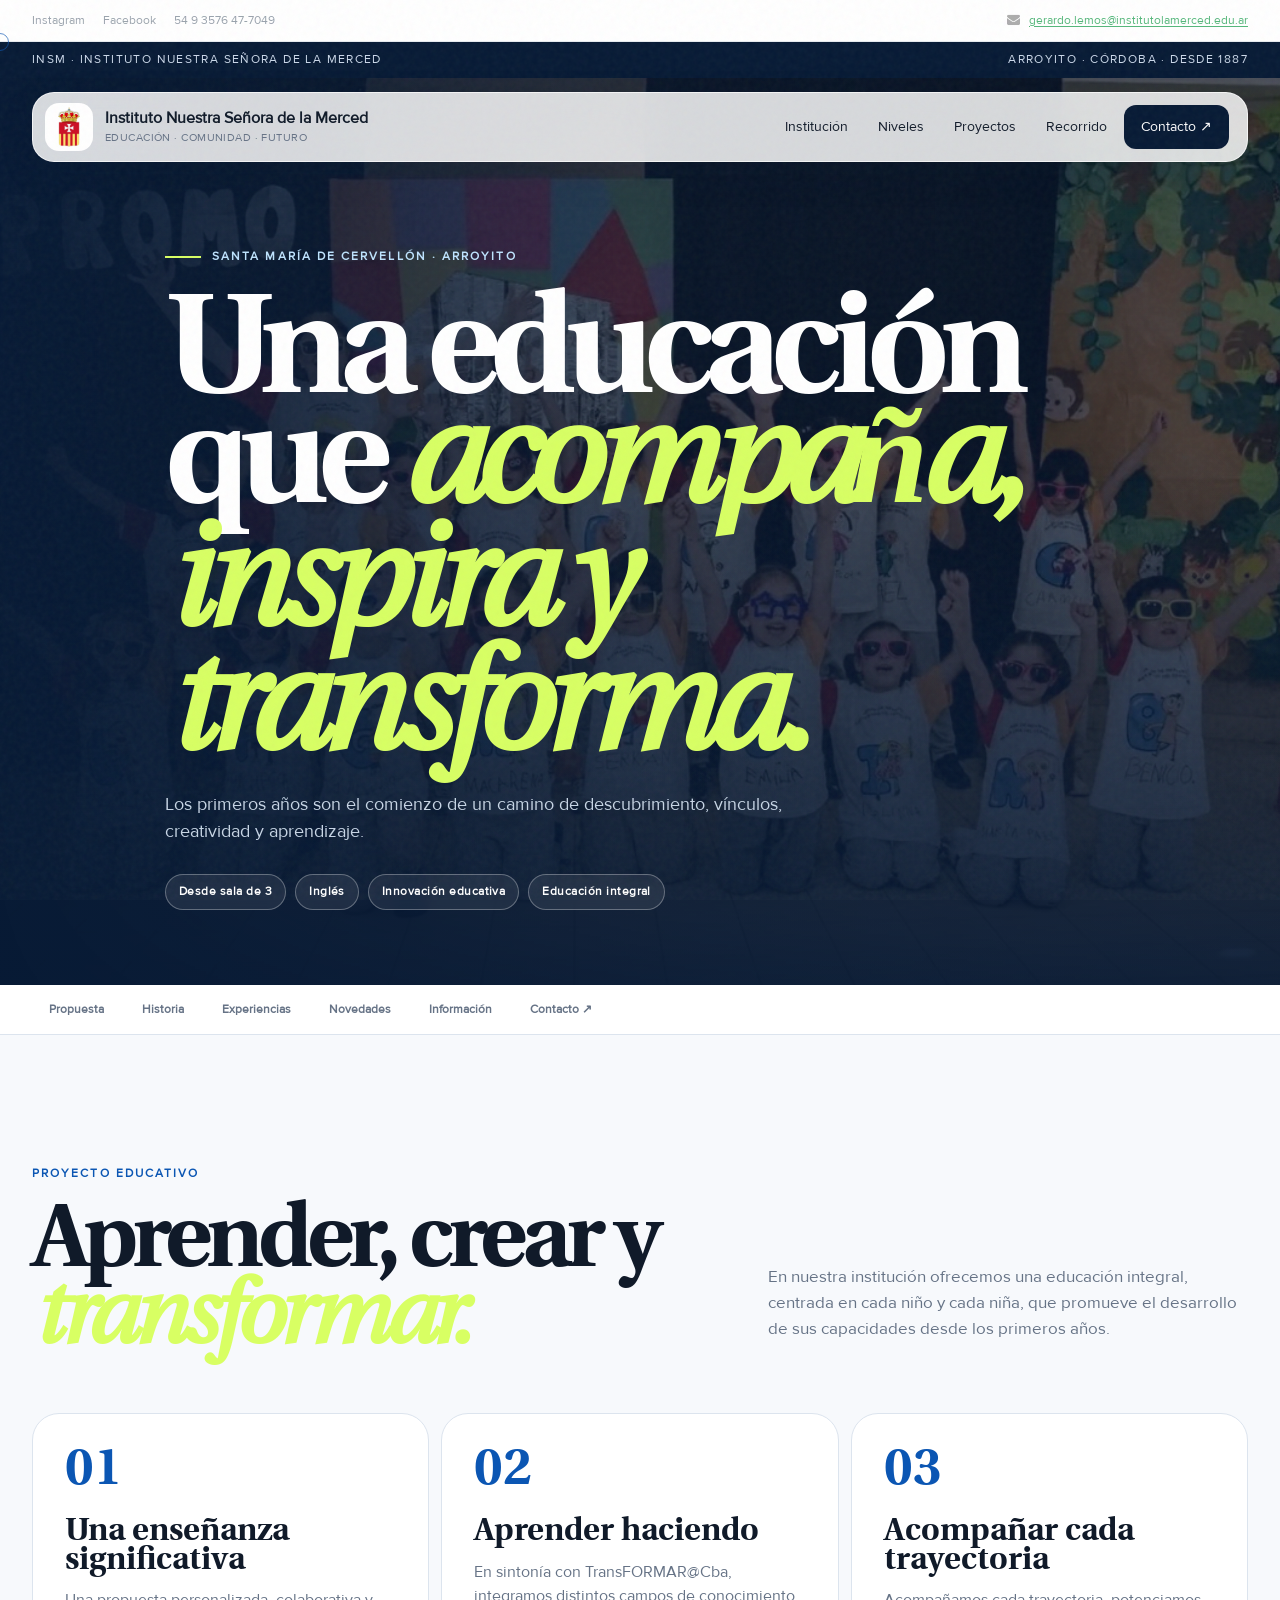
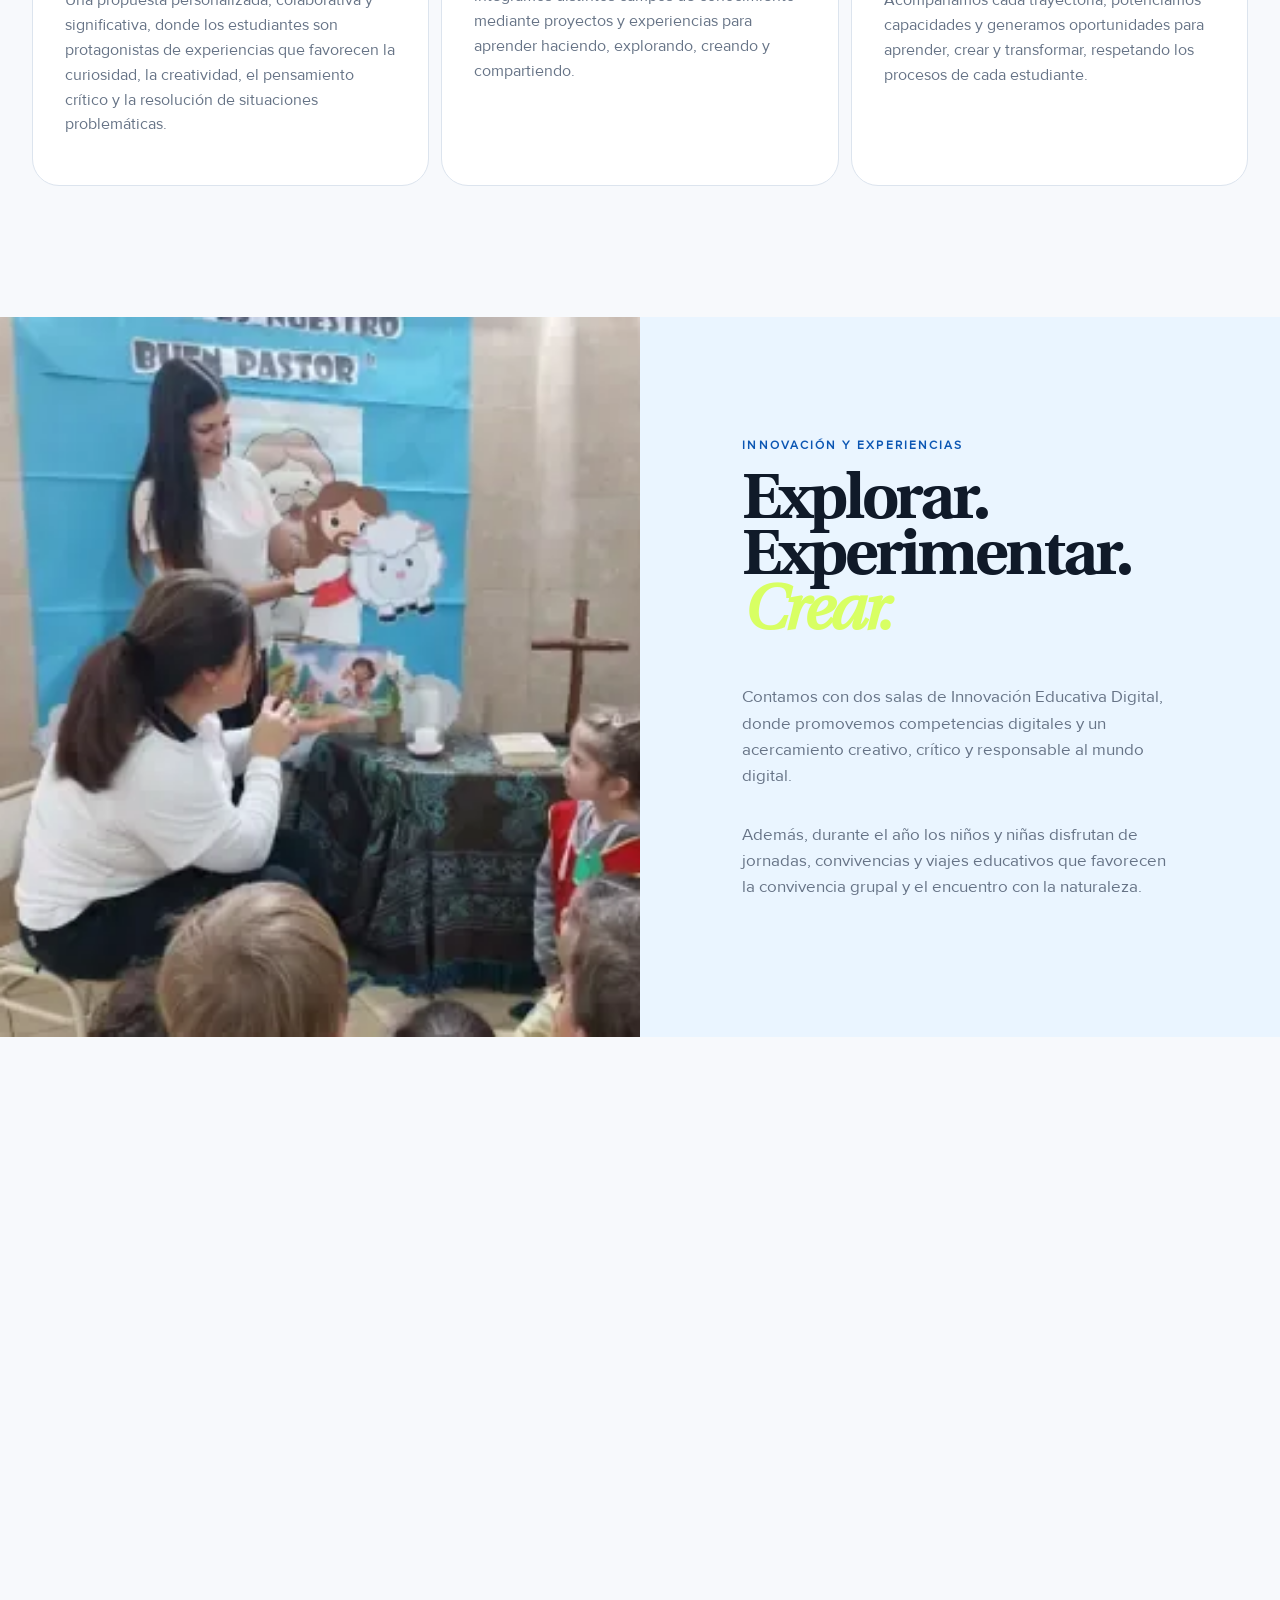
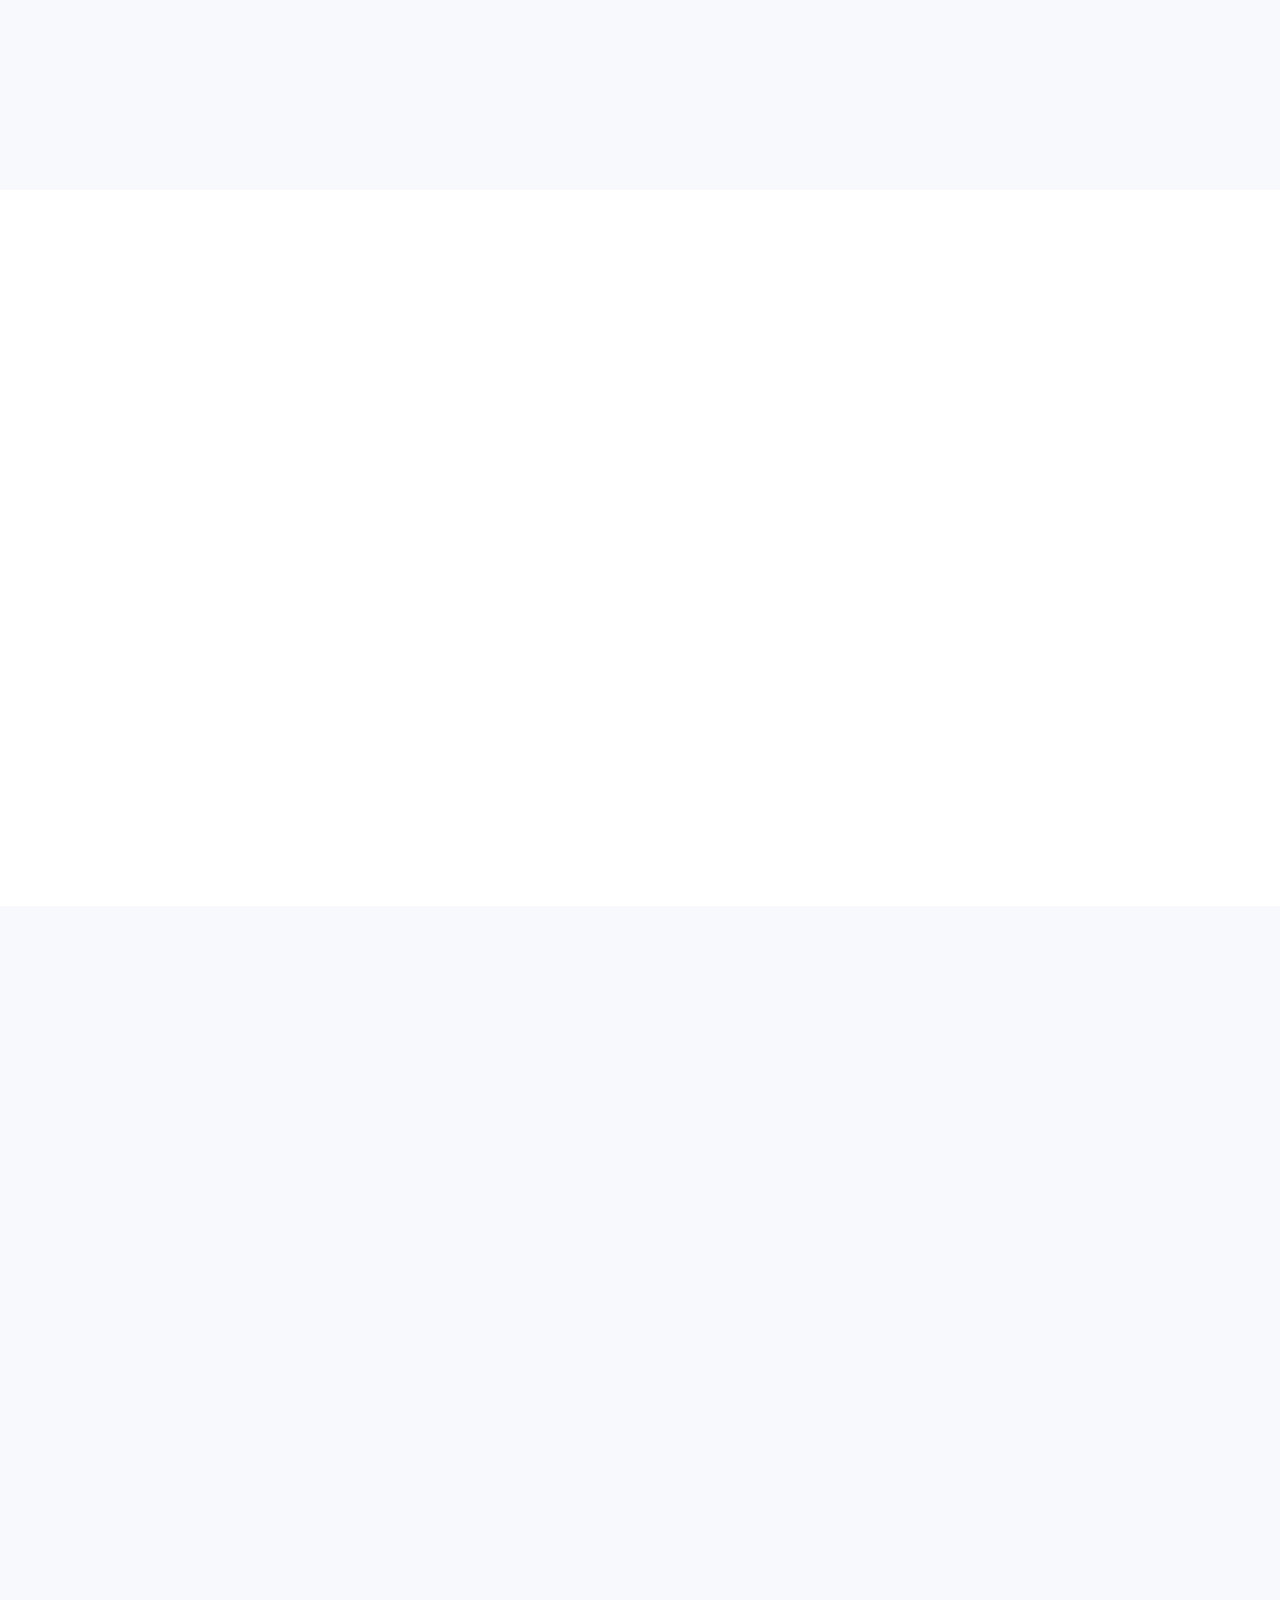
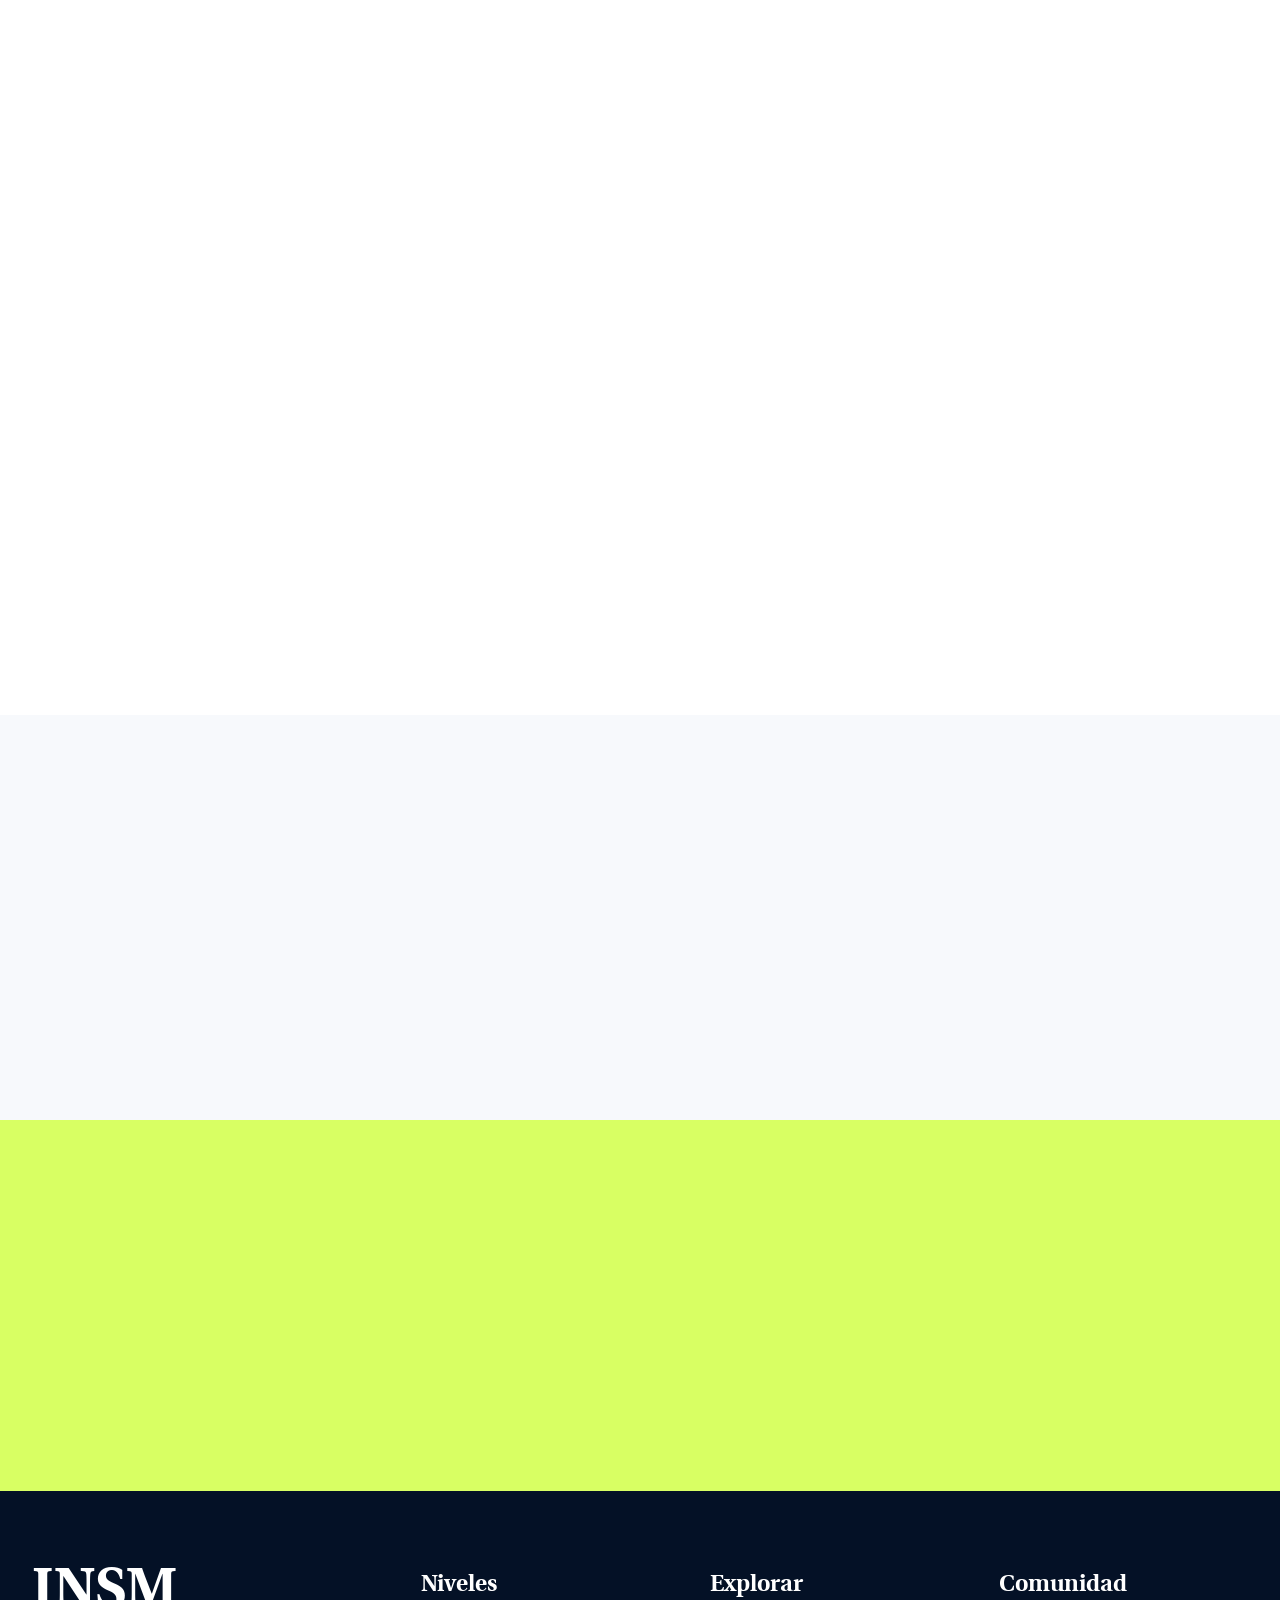
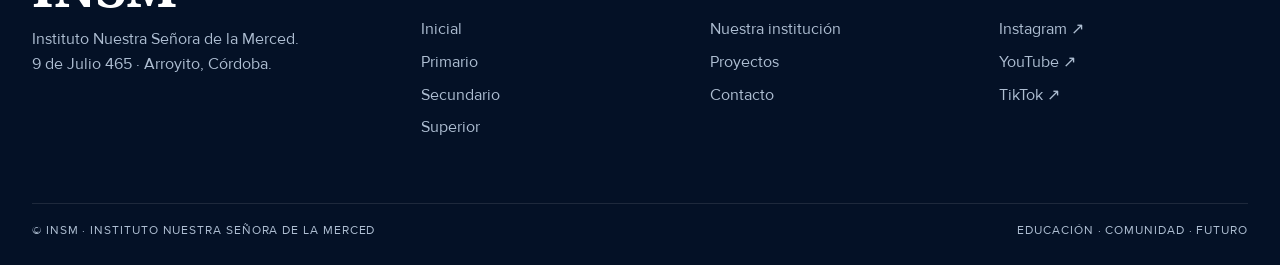
<file: NivelInicial.html>
<!DOCTYPE html>

<html lang="es">
<head>
<meta charset="utf-8"/>
<meta content="width=device-width, initial-scale=1" name="viewport"/>
<title>Nivel Inicial · INSM</title>
<meta name="description" content="Información sobre el Nivel Inicial del Instituto Nuestra Señora de la Merced de Arroyito, Córdoba.">
<link href="img/favicon.ico" rel="icon"/>
<link href="modern.css" rel="stylesheet"/>
<meta content="index,follow" name="robots"/><link rel="canonical" href="https://insm.vercel.app/NivelInicial.html"><meta property="og:type" content="website"><meta property="og:title" content="Nivel Inicial · INSM"><meta property="og:description" content="Información sobre el Nivel Inicial del Instituto Nuestra Señora de la Merced de Arroyito, Córdoba."><meta property="og:url" content="https://insm.vercel.app/NivelInicial.html"><meta property="og:site_name" content="INSM · Instituto Nuestra Señora de la Merced"><meta name="twitter:card" content="summary_large_image"><meta name="twitter:title" content="Nivel Inicial · INSM"><meta name="twitter:description" content="Información sobre el Nivel Inicial del Instituto Nuestra Señora de la Merced de Arroyito, Córdoba."><script type="application/ld+json">{"@context":"https://schema.org","@type":"EducationalOrganization","name":"Instituto Nuestra Señora de la Merced","alternateName":"INSM","url":"https://insm.vercel.app","address":{"@type":"PostalAddress","streetAddress":"9 de Julio 465","addressLocality":"Arroyito","addressRegion":"Córdoba","addressCountry":"AR"}}</script></head>
<body>
<div class="social-contact-bar">
<div class="container social-contact-shell">
<div class="social-group">
<a aria-label="Instagram" href="https://www.instagram.com/mercedariasarroyito/" rel="noopener" target="_blank"
<img alt="Instagram" decoding="async" loading="lazy" src="img/social/instagram.webp"/ width="64" height="64">
<span>Instagram</span>
</a>
<a aria-label="Facebook" href="https://www.facebook.com/estilomercedarioarroyito" rel="noopener" target="_blank"
<img alt="Facebook" decoding="async" loading="lazy" src="img/social/facebook.webp"/ width="64" height="64">
<span>Facebook</span>
</a>
<a aria-label="WhatsApp" href="https://wa.me/5493576477049" rel="noopener" target="_blank"
<img alt="WhatsApp" decoding="async" loading="lazy" src="img/social/whatsapp.webp"/ width="64" height="64">
<span>54 9 3576 47-7049</span>
</a>
</div>
<div class="contact-group">
<a aria-label="Correo electrónico" href="mailto:gerardo.lemos@institutolamerced.edu.ar">
<img alt="Gmail" decoding="async" loading="lazy" src="img/social/gmail.webp"/ width="64" height="64">
<span>gerardo.lemos@institutolamerced.edu.ar</span>
</a>
</div>
</div>
</div>
<div class="progress"></div>
<div class="cursor"></div>
<div class="topline">
<div class="container">
<span>INSM · Instituto Nuestra Señora de la Merced</span>
<span>Arroyito · Córdoba · Desde 1887</span>
</div>
</div>
<header class="site-nav">
<div class="container nav-shell">
<a class="brand" href="index.html">
<img alt="INSM" class="brand-mark" decoding="async" loading="lazy" src="img/logo.webp"/ width="959" height="1800">
<span class="brand-text">
                    Instituto Nuestra Señora de la Merced
                    <small>EDUCACIÓN · COMUNIDAD · FUTURO</small>
</span>
</a>
<nav class="nav-links">
<a href="NuestroColegio.html">
                    Institución
                </a>
<a href="index.html#niveles">
                    Niveles
                </a>
<a href="Proyectos.html">
                    Proyectos
                </a>
<a href="index.html#recorrido">
                    Recorrido
                </a>
<a class="nav-cta" href="Contacto.html">
                    Contacto ↗
                </a>
</nav>
<button aria-controls="mobileMenu" aria-expanded="false" aria-label="Abrir menú" class="menu-toggle" type="button">
                ☰
            </button>
</div>
</header>
<div class="mobile-menu" id="mobileMenu">
<a href="NuestroColegio.html">
            Institución
        </a>
<a href="index.html#niveles">
            Niveles
        </a>
<a href="Proyectos.html">
            Proyectos
        </a>
<a href="index.html#recorrido">
            Recorrido
        </a>
<a href="Contacto.html">
            Contacto
        </a>
</div>
<main>
<!-- ============================= -->
<!-- HERO NIVEL INICIAL             -->
<!-- ============================= -->
<section class="page-hero initial-hero">
<div class="page-hero-bg">
<img alt="Nivel Inicial · Santa María de Cervellón" data-parallax="" decoding="async" loading="eager" fetchpriority="high" src="img/sala2.webp"/ width="1170" height="771">
</div>
<div class="container page-hero-content">
<div class="eyebrow reveal">
                    SANTA MARÍA DE CERVELLÓN · ARROYITO
                </div>
<h1 class="reveal delay-1">
                    Una educación que
                    <em>acompaña, inspira y transforma.</em>
</h1>
<p class="reveal delay-2">
                    Los primeros años son el comienzo de un camino de
                    descubrimiento, vínculos, creatividad y aprendizaje.
                </p>
<div class="initial-hero-tags reveal delay-3">
<span>Desde sala de 3</span>
<span>Inglés</span>
<span>Innovación educativa</span>
<span>Educación integral</span>
</div>
</div>
</section>
<!-- ============================= -->
<!-- NAVEGACIÓN DE SECCIONES        -->
<!-- ============================= -->
<nav class="section-nav">
<div class="container">
<a href="#propuesta">
                    Propuesta
                </a>
<a href="#historia">
                    Historia
                </a>
<a href="#experiencias">
                    Experiencias
                </a>
<a href="#novedades">
                    Novedades
                </a>
<a href="#info">
                    Información
                </a>
<a href="Contacto.html">
                    Contacto ↗
                </a>
</div>
</nav>
<!-- ============================= -->
<!-- PROPUESTA EDUCATIVA            -->
<!-- ============================= -->
<section class="section initial-intro" id="propuesta">
<div class="container">
<div class="section-head reveal">
<div>
<div class="section-label">
                            Proyecto educativo
                        </div>
<h2 class="display">
                            Aprender, crear y
                            <em>transformar.</em>
</h2>
</div>
<p class="section-intro">
                        En nuestra institución ofrecemos una educación
                        integral, centrada en cada niño y cada niña, que
                        promueve el desarrollo de sus capacidades desde
                        los primeros años.
                    </p>
</div>
<div class="feature-cards">
<article class="feature-card reveal">
<div class="big-num">
                            01
                        </div>
<h3>
                            Una enseñanza significativa
                        </h3>
<p>
                            Una propuesta personalizada, colaborativa y
                            significativa, donde los estudiantes son
                            protagonistas de experiencias que favorecen
                            la curiosidad, la creatividad, el pensamiento
                            crítico y la resolución de situaciones
                            problemáticas.
                        </p>
</article>
<article class="feature-card reveal delay-1">
<div class="big-num">
                            02
                        </div>
<h3>
                            Aprender haciendo
                        </h3>
<p>
                            En sintonía con TransFORMAR@Cba, integramos
                            distintos campos de conocimiento mediante
                            proyectos y experiencias para aprender
                            haciendo, explorando, creando y compartiendo.
                        </p>
</article>
<article class="feature-card reveal delay-2">
<div class="big-num">
                            03
                        </div>
<h3>
                            Acompañar cada trayectoria
                        </h3>
<p>
                            Acompañamos cada trayectoria, potenciamos
                            capacidades y generamos oportunidades para
                            aprender, crear y transformar, respetando
                            los procesos de cada estudiante.
                        </p>
</article>
</div>
</div>
</section>
<!-- ============================= -->
<!-- INNOVACIÓN Y EXPERIENCIAS      -->
<!-- ============================= -->
<section class="split-image initial-highlight">
<div class="photo" style="background-image:url('img/salita.webp')"></div>
<div class="content">
<div class="section-label">
                    Innovación y experiencias
                </div>
<h3>
                    Explorar. Experimentar.
                    <em>Crear.</em>
</h3>
<p>
                    Contamos con dos salas de Innovación Educativa Digital,
                    donde promovemos competencias digitales y un
                    acercamiento creativo, crítico y responsable al mundo
                    digital.
                </p>
<p>
                    Además, durante el año los niños y niñas disfrutan de
                    jornadas, convivencias y viajes educativos que favorecen
                    la convivencia grupal y el encuentro con la naturaleza.
                </p>
</div>
</section>
<!-- ============================= -->
<!-- HISTORIA                        -->
<!-- ============================= -->
<section class="section" id="historia">
<div class="container content-grid">
<aside class="content-sticky">
<div class="section-label">
                        Reseña histórica
                    </div>
<h2>
                        Una historia que
                        <em>crece.</em>
</h2>
</aside>
<div class="content-body reveal">
<div class="initial-timeline">
<div>
<strong>
                                1951
                            </strong>
<p>
                                Se crea la primera sección mixta del
                                Jardín de Infantes. El 1º de abril de
                                ese año fue incorporado a la Provincia.
                            </p>
</div>
<div>
<strong>
                                1982
                            </strong>
<p>
                                Se inaugura sobre calle 9 de Julio y
                                General Paz el edificio destinado al
                                Nivel Inicial, con dos amplias salas,
                                patios internos, cocina, sanitarios,
                                SUM con escenario y patio con juegos.
                            </p>
</div>
<div>
<strong>
                                1990
                            </strong>
<p>
                                Se inauguran dos salas de 4 años.
                            </p>
</div>
<div>
<strong>
                                2016
                            </strong>
<p>
                                Comienzan a funcionar dos salas de 3
                                años, obteniendo el reconocimiento
                                pedagógico ese mismo año. Desde entonces,
                                el Nivel Inicial cuenta con dirección
                                independiente.
                            </p>
</div>
</div>
</div>
</div>
</section>
<!-- ============================= -->
<!-- EXPERIENCIAS                    -->
<!-- ============================= -->
<section class="section white" id="experiencias">
<div class="container">
<div class="section-head">
<div>
<div class="section-label">
                            Formación y acompañamiento
                        </div>
<h2 class="display">
                            Crecer en
                            <em>comunidad.</em>
</h2>
</div>
</div>
<div class="initial-support-grid">
<article>
<span>
                            ERE
                        </span>
<h3>
                            Educación Religiosa Escolar
                        </h3>
<p>
                            Complementa la formación institucional con
                            una pedagogía que nos hace libres y nos
                            acerca a Jesús y a la Virgen María.
                        </p>
</article>
<article>
<span>
                            ESI
                        </span>
<h3>
                            Educación integral
                        </h3>
<p>
                            El proyecto contempla una educación sexual
                            integral y gradual que abarca todas las
                            dimensiones de la persona.
                        </p>
</article>
<article>
<span>
                            SOE
                        </span>
<h3>
                            Servicio de Orientación Escolar
                        </h3>
<p>
                            Está conformado por psicóloga, psicopedagoga
                            y maestra de educación especial, acompañando
                            la diversidad y la inclusión de los estudiantes.
                        </p>
</article>
</div>
</div>
</section>
<!-- ============================= -->
<!-- NOVEDADES                       -->
<!-- ============================= -->
<section class="section initial-news" id="novedades">
<div class="container">
<div class="section-head">
<div>
<div class="section-label">
                            Novedades 2026
                        </div>
<h2 class="display">
                            Nuevos espacios para
                            <em>aprender.</em>
</h2>
</div>
</div>
<div class="news-card">
<div class="news-number">
                        2026
                    </div>
<div>
<h3>
                            Talleres interdisciplinarios
                        </h3>
<p>
                            Este año incorporamos “Los Talleres
                            interdisciplinarios”, un espacio pensado
                            para que los niños puedan explorar,
                            experimentar, crear y aprender a través
                            del juego, la investigación y el trabajo
                            colaborativo.
                        </p>
<p>
                            Buscamos favorecer el desarrollo de
                            capacidades, el pensamiento creativo y
                            la resolución de situaciones problemáticas,
                            conectando los aprendizajes con experiencias
                            concretas y cercanas a los estudiantes.
                        </p>
</div>
</div>
</div>
</section>
<!-- ============================= -->
<!-- INFORMACIÓN                     -->
<!-- ============================= -->
<section class="section white" id="info">
<div class="container">
<div class="section-head">
<div>
<div class="section-label">
                            Información práctica
                        </div>
<h2 class="display">
                            Todo lo que
                            <em>necesitás saber.</em>
</h2>
</div>
</div>
<div class="initial-info-grid">
<article>
<div class="info-icon">
                            01
                        </div>
<h3>
                            Horarios
                        </h3>
<p>
<strong>Turno Mañana</strong><br/>
                            8:00 a 12:00 hs
                        </p>
<p>
<strong>Turno Tarde</strong><br/>
                            13:30 a 17:30 hs
                        </p>
</article>
<article>
<div class="info-icon">
                            02
                        </div>
<h3>
                            Atención
                        </h3>
<p>
<strong>Lunes a viernes</strong><br/>
                            8:00 a 17:00 hs
                        </p>
</article>
<article>
<div class="info-icon">
                            03
                        </div>
<h3>
                            Contacto
                        </h3>
<p>
                            Tel: 3576-452804<br/>
                            Cel: 3576-465273
                        </p>
<p>
<a href="mailto:jardin@colegiocervellon.edu.ar">
                                jardin@colegiocervellon.edu.ar
                            </a>
</p>
</article>
<article>
<div class="info-icon">
                            04
                        </div>
<h3>
                            Ubicación
                        </h3>
<p>
                            Santa María de Cervellón<br/>
                            Arroyito, Córdoba
                        </p>
<p>
                            Edificio sobre calle 9 de Julio y General Paz.
                        </p>
</article>
</div>
</div>
</section>
<!-- ============================= -->
<!-- CIERRE                         -->
<!-- ============================= -->
<section class="section initial-closing">
<div class="container">
<div class="initial-closing-card">
<div>
<div class="section-label">
                            Nivel Inicial · INSM
                        </div>
<h2>
                            Un comienzo para
                            <em>toda la vida.</em>
</h2>
</div>
<p>
                        Una escuela que acompaña, inspira y transforma
                        desde los primeros años, generando oportunidades
                        para aprender, crear y crecer.
                    </p>
</div>
</div>
</section>
<!-- ============================= -->
<!-- CTA CONTACTO                   -->
<!-- ============================= -->
<section class="cta">
<div class="container cta-grid">
<div>
<div class="section-label">
                        ¿Querés conocer nuestro Nivel Inicial?
                    </div>
<h2>
                        Te esperamos.
                    </h2>
</div>
<div>
<p>
                        Para consultas, información o para conocer más
                        sobre nuestra propuesta educativa, podés
                        comunicarte con el INSM.
                    </p>
<a class="btn" href="Contacto.html">
                        Contacto ↗
                    </a>
</div>
</div>
</section>
</main>
<!-- ============================= -->
<!-- FOOTER                         -->
<!-- ============================= -->
<footer class="footer">
<div class="container footer-grid">
<div>
<div class="footer-brand">
                    INSM
                </div>
<p>
                    Instituto Nuestra Señora de la Merced.<br/>
                    9 de Julio 465 · Arroyito, Córdoba.
                </p>
</div>
<div>
<h3>
                    Niveles
                </h3>
<a href="NivelInicial.html">
                    Inicial
                </a>
<a href="NivelPrimario.html">
                    Primario
                </a>
<a href="NivelSecundario.html">
                    Secundario
                </a>
<a href="NivelTerciario.html">
                    Superior
                </a>
</div>
<div>
<h3>
                    Explorar
                </h3>
<a href="NuestroColegio.html">
                    Nuestra institución
                </a>
<a href="Proyectos.html">
                    Proyectos
                </a>
<a href="Contacto.html">
                    Contacto
                </a>
</div>
<div>
<h3>
                    Comunidad
                </h3>
<a href="https://www.instagram.com/mercedariasarroyito/" target="_blank" rel="noopener noreferrer">
                    Instagram ↗
                </a>
<a href="https://www.youtube.com/@INSM.DIGITAL" target="_blank" rel="noopener noreferrer">
                    YouTube ↗
                </a>
<a href="https://www.tiktok.com/@insm.digital" target="_blank" rel="noopener noreferrer">
                    TikTok ↗
                </a>
</div>
</div>
<div class="container footer-bottom">
<span>
                © INSM · Instituto Nuestra Señora de la Merced
            </span>
<span>
                Educación · Comunidad · Futuro
            </span>
</div>
</footer>
<script src="site.js"></script>
</body>
</html>
</file>
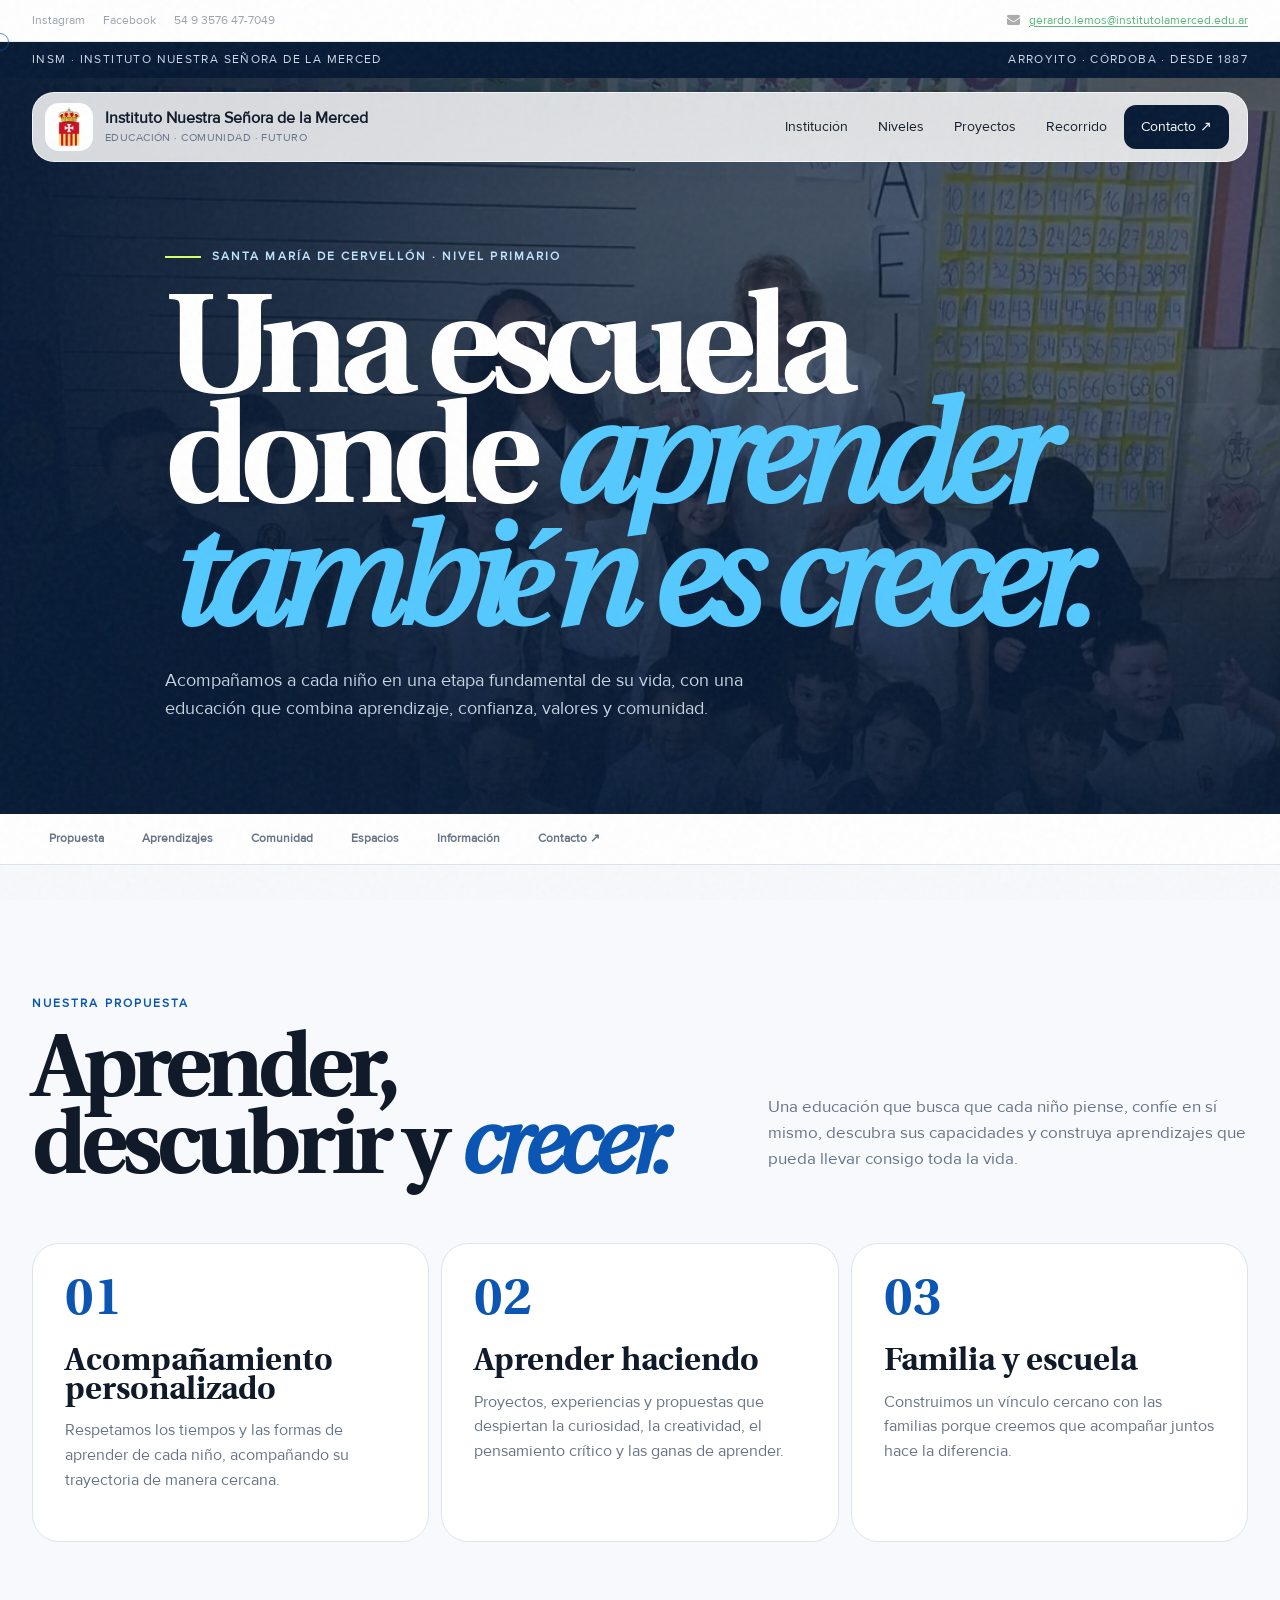
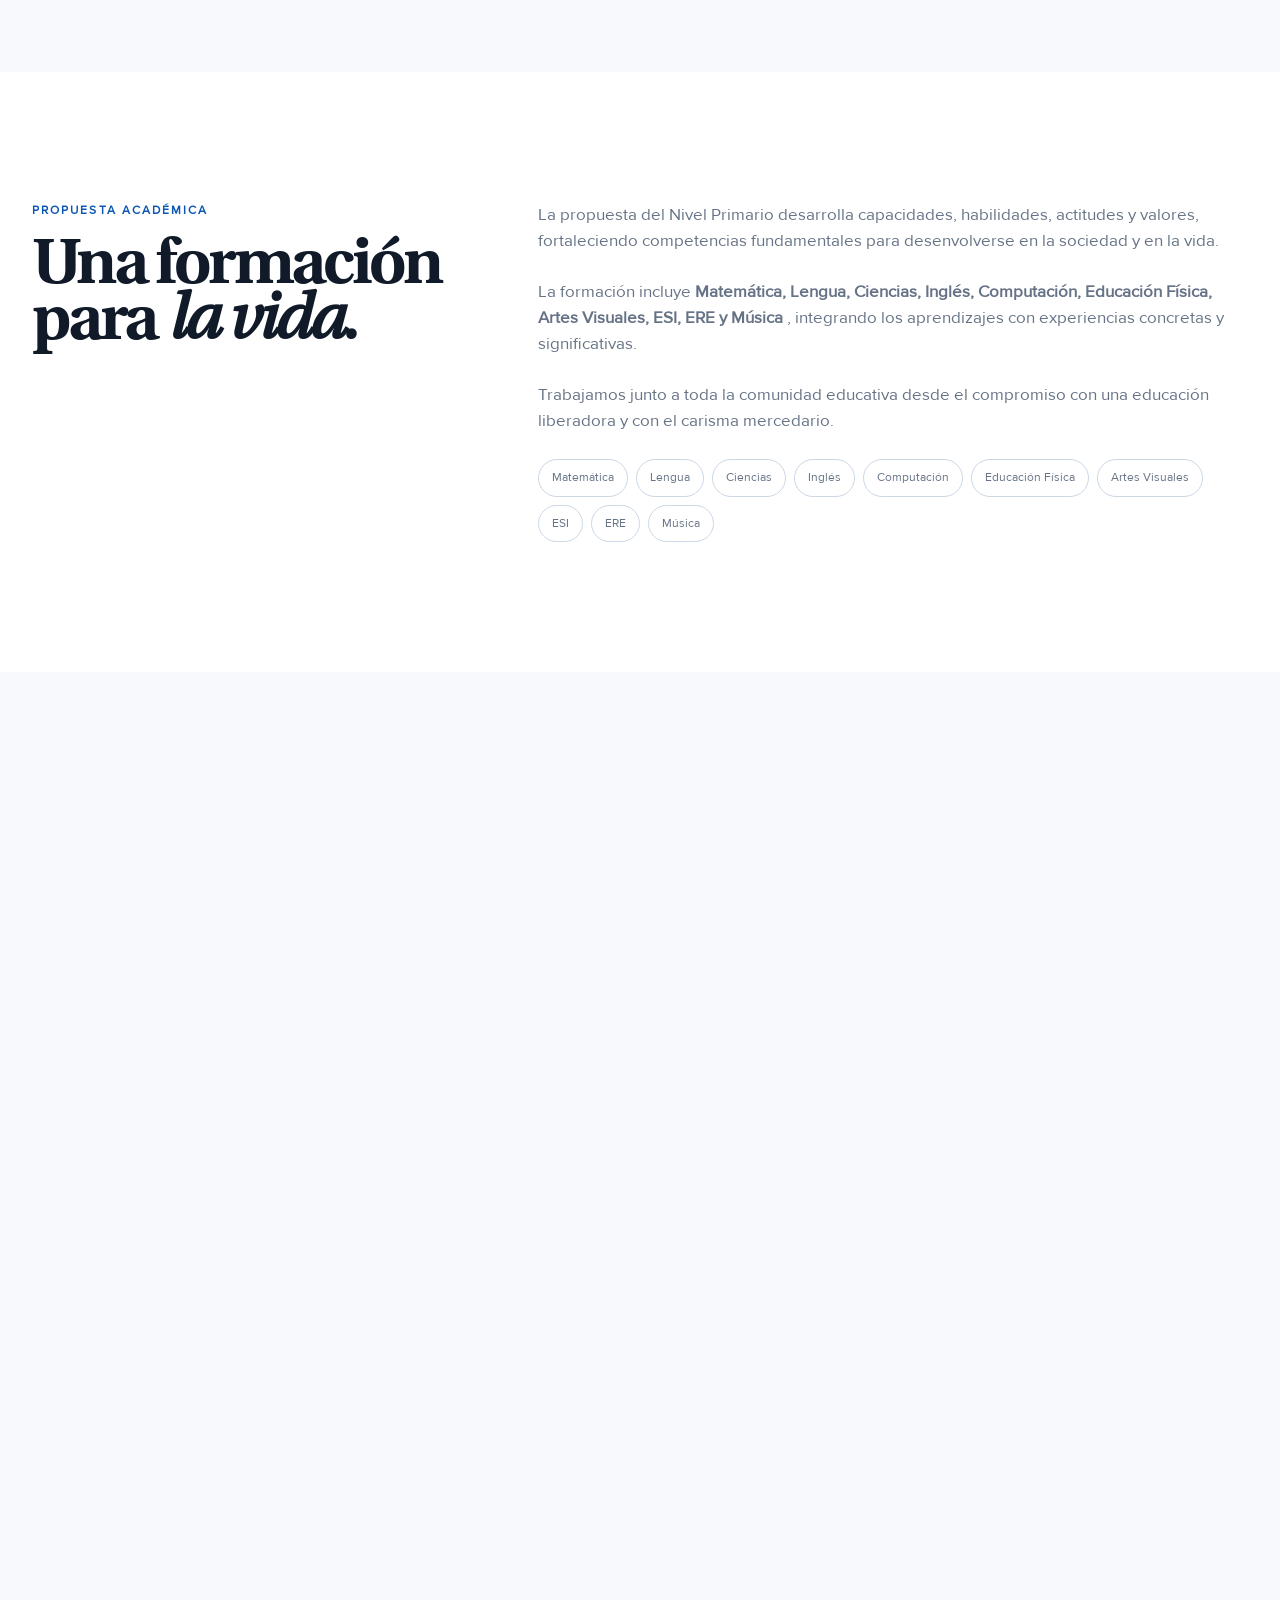
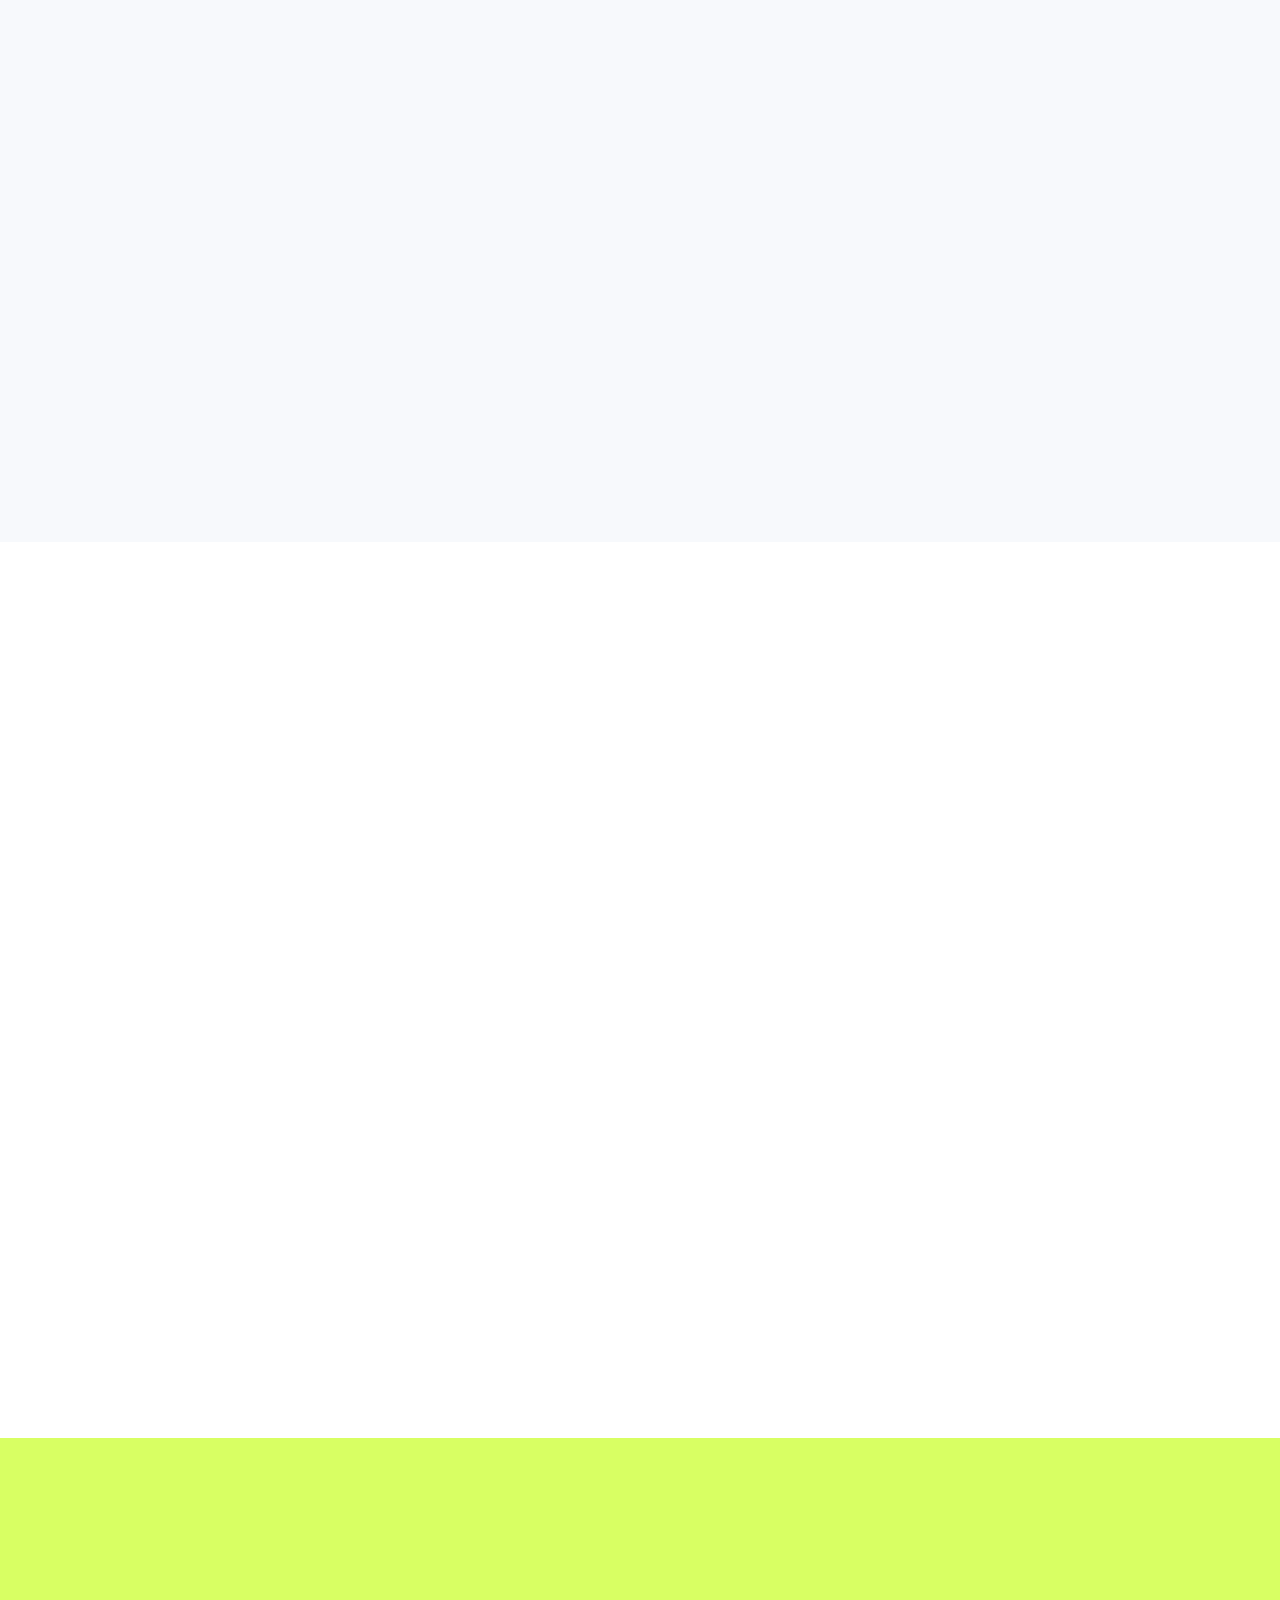
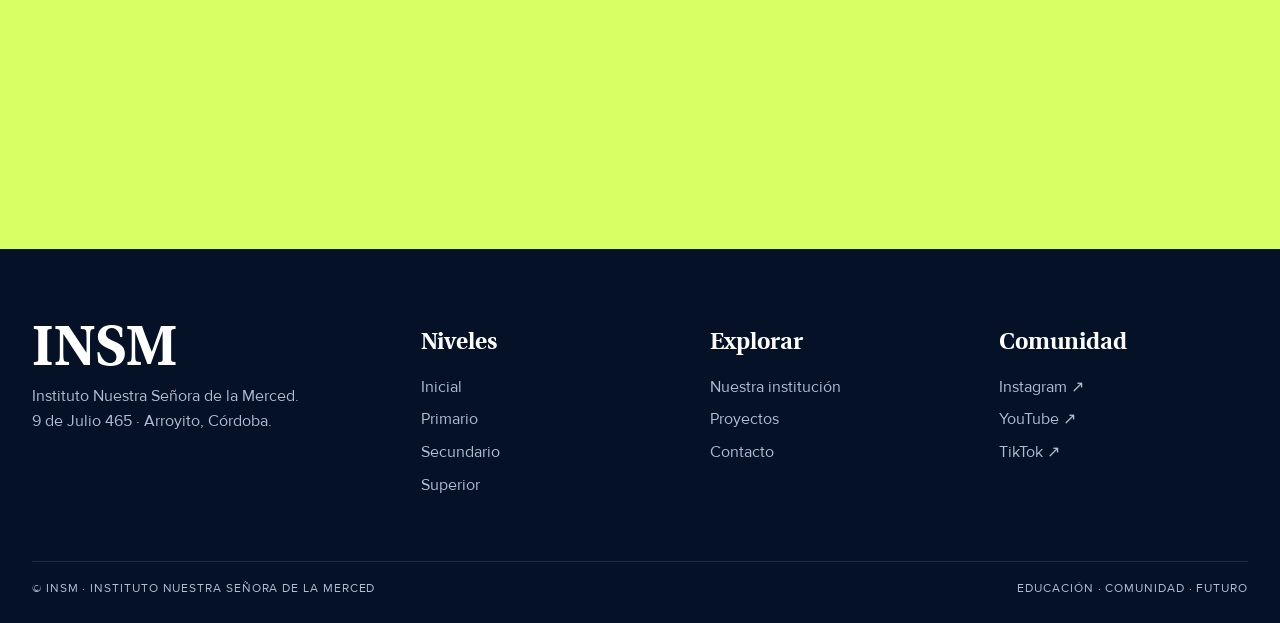
<file: NivelPrimario.html>
<!DOCTYPE html>

<html lang="es">
<head>
<meta charset="utf-8"/>
<meta content="width=device-width, initial-scale=1" name="viewport"/>
<title>Nivel Primario · INSM</title>
<meta name="description" content="Información sobre el Nivel Primario del Instituto Nuestra Señora de la Merced de Arroyito, Córdoba.">
<link href="img/favicon.ico" rel="icon"/>
<link href="modern.css" rel="stylesheet"/>
<meta content="index,follow" name="robots"/><link rel="canonical" href="https://insm.vercel.app/NivelPrimario.html"><meta property="og:type" content="website"><meta property="og:title" content="Nivel Primario · INSM"><meta property="og:description" content="Información sobre el Nivel Primario del Instituto Nuestra Señora de la Merced de Arroyito, Córdoba."><meta property="og:url" content="https://insm.vercel.app/NivelPrimario.html"><meta property="og:site_name" content="INSM · Instituto Nuestra Señora de la Merced"><meta name="twitter:card" content="summary_large_image"><meta name="twitter:title" content="Nivel Primario · INSM"><meta name="twitter:description" content="Información sobre el Nivel Primario del Instituto Nuestra Señora de la Merced de Arroyito, Córdoba."><script type="application/ld+json">{"@context":"https://schema.org","@type":"EducationalOrganization","name":"Instituto Nuestra Señora de la Merced","alternateName":"INSM","url":"https://insm.vercel.app","address":{"@type":"PostalAddress","streetAddress":"9 de Julio 465","addressLocality":"Arroyito","addressRegion":"Córdoba","addressCountry":"AR"}}</script></head>
<body>
<!-- ============================= -->
<!-- BARRA SOCIAL Y CONTACTO       -->
<!-- ============================= -->
<div class="social-contact-bar">
<div class="container social-contact-shell">
<div class="social-group">
<a aria-label="Instagram" href="https://www.instagram.com/mercedariasarroyito/" rel="noopener" target="_blank"
<img alt="Instagram" decoding="async" loading="lazy" src="img/social/instagram.webp"/ width="64" height="64">
<span>Instagram</span>
</a>
<a aria-label="Facebook" href="https://www.facebook.com/estilomercedarioarroyito" rel="noopener" target="_blank"
<img alt="Facebook" decoding="async" loading="lazy" src="img/social/facebook.webp"/ width="64" height="64">
<span>Facebook</span>
</a>
<a aria-label="WhatsApp" href="https://wa.me/5493576477049" rel="noopener" target="_blank"
<img alt="WhatsApp" decoding="async" loading="lazy" src="img/social/whatsapp.webp"/ width="64" height="64">
<span>54 9 3576 47-7049</span>
</a>
</div>
<div class="contact-group">
<a aria-label="Correo electrónico" href="mailto:gerardo.lemos@institutolamerced.edu.ar">
<img alt="Gmail" decoding="async" loading="lazy" src="img/social/gmail.webp"/ width="64" height="64">
<span>
                        gerardo.lemos@institutolamerced.edu.ar
                    </span>
</a>
</div>
</div>
</div>
<div class="progress"></div>
<div class="cursor"></div>
<!-- ============================= -->
<!-- LÍNEA SUPERIOR                 -->
<!-- ============================= -->
<div class="topline">
<div class="container">
<span>
                INSM · Instituto Nuestra Señora de la Merced
            </span>
<span>
                Arroyito · Córdoba · Desde 1887
            </span>
</div>
</div>
<!-- ============================= -->
<!-- MENÚ PRINCIPAL                 -->
<!-- ============================= -->
<header class="site-nav">
<div class="container nav-shell">
<a class="brand" href="index.html">
<img alt="INSM" class="brand-mark" decoding="async" loading="lazy" src="img/logo.webp"/ width="959" height="1800">
<span class="brand-text">

                    Instituto Nuestra Señora de la Merced

                    <small>
                        EDUCACIÓN · COMUNIDAD · FUTURO
                    </small>
</span>
</a>
<nav class="nav-links">
<a href="NuestroColegio.html">
                    Institución
                </a>
<a href="index.html#niveles">
                    Niveles
                </a>
<a href="Proyectos.html">
                    Proyectos
                </a>
<a href="index.html#recorrido">
                    Recorrido
                </a>
<a class="nav-cta" href="Contacto.html">
                    Contacto ↗
                </a>
</nav>
<button aria-controls="mobileMenu" aria-expanded="false" aria-label="Abrir menú" class="menu-toggle" type="button">
                ☰
            </button>
</div>
</header>
<!-- ============================= -->
<!-- MENÚ MOBILE                    -->
<!-- ============================= -->
<div class="mobile-menu" id="mobileMenu">
<a href="NuestroColegio.html">
            Institución
        </a>
<a href="index.html#niveles">
            Niveles
        </a>
<a href="Proyectos.html">
            Proyectos
        </a>
<a href="index.html#recorrido">
            Recorrido
        </a>
<a href="Contacto.html">
            Contacto
        </a>
</div>
<main>
<!-- ============================= -->
<!-- HERO NIVEL PRIMARIO           -->
<!-- ============================= -->
<section class="page-hero">
<div class="page-hero-bg">
<img alt="Nivel Primario" data-parallax="" decoding="async" loading="eager" fetchpriority="high" src="img/013_0433.webp"/ width="1170" height="1180">
</div>
<div class="container page-hero-content">
<div class="eyebrow reveal">
                    SANTA MARÍA DE CERVELLÓN · NIVEL PRIMARIO
                </div>
<h1 class="reveal delay-1">

                    Una escuela donde
                    <em>
                        aprender también es crecer.
                    </em>
</h1>
<p class="reveal delay-2">

                    Acompañamos a cada niño en una etapa fundamental
                    de su vida, con una educación que combina
                    aprendizaje, confianza, valores y comunidad.

                </p>
</div>
</section>
<!-- ============================= -->
<!-- NAVEGACIÓN DE SECCIONES        -->
<!-- ============================= -->
<nav class="section-nav">
<div class="container">
<a href="#propuesta">
                    Propuesta
                </a>
<a href="#aprendizajes">
                    Aprendizajes
                </a>
<a href="#comunidad">
                    Comunidad
                </a>
<a href="#espacios">
                    Espacios
                </a>
<a href="#info">
                    Información
                </a>
<a href="Contacto.html">
                    Contacto ↗
                </a>
</div>
</nav>
<!-- ============================= -->
<!-- PROPUESTA                      -->
<!-- ============================= -->
<section class="section" id="propuesta">
<div class="container">
<div class="section-head reveal">
<div>
<div class="section-label">
                            Nuestra propuesta
                        </div>
<h2 class="display">

                            Aprender, descubrir y
                            <em>crecer.</em>
</h2>
</div>
<p class="section-intro">

                        Una educación que busca que cada niño piense,
                        confíe en sí mismo, descubra sus capacidades
                        y construya aprendizajes que pueda llevar
                        consigo toda la vida.

                    </p>
</div>
<div class="feature-cards">
<article class="feature-card reveal">
<div class="big-num">
                            01
                        </div>
<h3>
                            Acompañamiento personalizado
                        </h3>
<p>
                            Respetamos los tiempos y las formas de
                            aprender de cada niño, acompañando su
                            trayectoria de manera cercana.
                        </p>
</article>
<article class="feature-card reveal delay-1">
<div class="big-num">
                            02
                        </div>
<h3>
                            Aprender haciendo
                        </h3>
<p>
                            Proyectos, experiencias y propuestas que
                            despiertan la curiosidad, la creatividad,
                            el pensamiento crítico y las ganas de aprender.
                        </p>
</article>
<article class="feature-card reveal delay-2">
<div class="big-num">
                            03
                        </div>
<h3>
                            Familia y escuela
                        </h3>
<p>
                            Construimos un vínculo cercano con las
                            familias porque creemos que acompañar
                            juntos hace la diferencia.
                        </p>
</article>
</div>
</div>
</section>
<!-- ============================= -->
<!-- APRENDIZAJES                   -->
<!-- ============================= -->
<section class="section white" id="aprendizajes">
<div class="container content-grid">
<aside class="content-sticky">
<div class="section-label">
                        Propuesta académica
                    </div>
<h2>

                        Una formación para
                        <em>la vida.</em>
</h2>
</aside>
<div class="content-body reveal">
<p>
                        La propuesta del Nivel Primario desarrolla
                        capacidades, habilidades, actitudes y valores,
                        fortaleciendo competencias fundamentales para
                        desenvolverse en la sociedad y en la vida.
                    </p>
<p>

                        La formación incluye
                        <strong>
                            Matemática, Lengua, Ciencias, Inglés,
                            Computación, Educación Física, Artes Visuales,
                            ESI, ERE y Música
                        </strong>,

                        integrando los aprendizajes con experiencias
                        concretas y significativas.

                    </p>
<p>
                        Trabajamos junto a toda la comunidad educativa
                        desde el compromiso con una educación liberadora
                        y con el carisma mercedario.
                    </p>
<div class="pill-row">
<span class="pill">
                            Matemática
                        </span>
<span class="pill">
                            Lengua
                        </span>
<span class="pill">
                            Ciencias
                        </span>
<span class="pill">
                            Inglés
                        </span>
<span class="pill">
                            Computación
                        </span>
<span class="pill">
                            Educación Física
                        </span>
<span class="pill">
                            Artes Visuales
                        </span>
<span class="pill">
                            ESI
                        </span>
<span class="pill">
                            ERE
                        </span>
<span class="pill">
                            Música
                        </span>
</div>
</div>
</div>
</section>
<!-- ============================= -->
<!-- COMUNIDAD                      -->
<!-- ============================= -->
<section class="split-image" id="comunidad">
<div class="photo" style="background-image:url('img/primario.webp')"></div>
<div class="content">
<div class="section-label">
                    Comunidad educativa
                </div>
<h3>

                    Crecer es hacerlo
                    <em>juntos.</em>
</h3>
<p>
                    Queremos que nuestros estudiantes aprendan a pensar,
                    desarrollen confianza en sí mismos, descubran sus
                    capacidades, aprendan a convivir y valoren la solidaridad.
                </p>
<p>
                    La comunidad está integrada por directivos, docentes,
                    familias y equipos de acompañamiento, trabajando para
                    sostener cada trayectoria educativa.
                </p>
<div class="pill-row">
<span class="pill">
                        Respeto
                    </span>
<span class="pill">
                        Solidaridad
                    </span>
<span class="pill">
                        Responsabilidad
                    </span>
<span class="pill">
                        Compromiso
                    </span>
<span class="pill">
                        Servicio
                    </span>
</div>
</div>
</section>
<!-- ============================= -->
<!-- ESPACIOS                       -->
<!-- ============================= -->
<section class="section" id="espacios">
<div class="container">
<div class="section-head">
<div>
<div class="section-label">
                            Nuestro equipo y nuestros espacios
                        </div>
<h2 class="display">

                            Un lugar para
                            <em>aprender.</em>
</h2>
</div>
</div>
<div class="feature-cards">
<article class="feature-card">
<div class="big-num">
                            01
                        </div>
<h3>
                            Equipo docente
                        </h3>
<p>
                            Directora Roxana Calleri y Vicedirectora
                            Claudia Bertinotti. El equipo incluye
                            docentes de los seis grados, Educación Física,
                            Inglés, Música, Informática y Artes Visuales,
                            junto al personal de apoyo.
                        </p>
</article>
<article class="feature-card">
<div class="big-num">
                            02
                        </div>
<h3>
                            Acompañamiento escolar
                        </h3>
<p>
                            El Servicio de Orientación Escolar está
                            conformado por psicóloga, psicopedagoga
                            y maestra de educación especial.
                        </p>
</article>
<article class="feature-card">
<div class="big-num">
                            03
                        </div>
<h3>
                            Espacios
                        </h3>
<p>
                            12 divisiones: seis grados con dos divisiones
                            cada uno (A por la mañana y B por la tarde),
                            aulas con pizarrón, proyector y Smart TV,
                            dos salas de computación, biblioteca,
                            sala de Artes Visuales, SUM y patio.
                        </p>
</article>
</div>
</div>
</section>
<!-- ============================= -->
<!-- INFORMACIÓN                    -->
<!-- ============================= -->
<section class="section white" id="info">
<div class="container">
<div class="section-head">
<div>
<div class="section-label">
                            Información del Nivel Primario
                        </div>
<h2 class="display">

                            Todo lo que
                            <em>necesitás saber.</em>
</h2>
</div>
</div>
<div class="content-grid">
<!-- COLUMNA 1 -->
<div class="content-body">
<h3>
                            Horarios
                        </h3>
<p>
<strong>Turno mañana:</strong>
                            7:45 a 12:00 hs.

                            <br/>
<strong>Turno tarde:</strong>
                            13:30 a 17:45 hs.

                        </p>
<h3>
                            Institución
                        </h3>
<p>
                            Contamos con aulas equipadas, dos salas
                            de computación, sala de Artes Visuales,
                            biblioteca, patio, SUM, sala de docentes,
                            baños, dirección, administración, kiosco
                            saludable y espacio de fotocopiadora/venta.
                        </p>
</div>
<!-- COLUMNA 2 -->
<div class="content-body">
<h3>
                            Uniforme
                        </h3>
<p>
                            Uniforme institucional para niñas y niños,
                            equipo de Educación Física y bolsa de higiene.
                        </p>
<h3>
                            Dirección
                        </h3>
<p>
<strong>
                                Roxana Calleri
                            </strong>
                            · Directora

                            <br/>
<strong>
                                Claudia Bertinotti
                            </strong>
                            · Vicedirectora

                        </p>
<h3>
                            Contacto
                        </h3>
<p>
<strong>Tel.:</strong>
                            421440 · 3576 15514247

                            <br/>
<strong>Correo:</strong>
                            primario@colegiocervellon.edu.ar

                            <br/>
<strong>Dirección:</strong>
                            9 de Julio 465

                        </p>
</div>
</div>
</div>
</section>
<!-- ============================= -->
<!-- CTA                            -->
<!-- ============================= -->
<section class="cta">
<div class="container cta-grid">
<div>
<div class="section-label">
                        Nivel Primario
                    </div>
<h2>

                        Te invitamos a
                        <em>conocernos.</em>
</h2>
</div>
<div>
<p>
                        Visitá nuestra escuela y conocé nuestros espacios,
                        propuestas y experiencias.
                    </p>
<a class="btn" href="Contacto.html">
                        Contacto ↗
                    </a>
</div>
</div>
</section>
</main>
<!-- ============================= -->
<!-- FOOTER                         -->
<!-- ============================= -->
<footer class="footer">
<div class="container footer-grid">
<div>
<div class="footer-brand">
                    INSM
                </div>
<p>
                    Instituto Nuestra Señora de la Merced.<br/>
                    9 de Julio 465 · Arroyito, Córdoba.
                </p>
</div>
<div>
<h3>
                    Niveles
                </h3>
<a href="NivelInicial.html">
                    Inicial
                </a>
<a href="NivelPrimario.html">
                    Primario
                </a>
<a href="NivelSecundario.html">
                    Secundario
                </a>
<a href="NivelTerciario.html">
                    Superior
                </a>
</div>
<div>
<h3>
                    Explorar
                </h3>
<a href="NuestroColegio.html">
                    Nuestra institución
                </a>
<a href="Proyectos.html">
                    Proyectos
                </a>
<a href="Contacto.html">
                    Contacto
                </a>
</div>
<div>
<h3>
                    Comunidad
                </h3>
<a href="https://www.instagram.com/mercedariasarroyito/" target="_blank" rel="noopener noreferrer">
                    Instagram ↗
                </a>
<a href="https://www.youtube.com/@INSM.DIGITAL" target="_blank" rel="noopener noreferrer">
                    YouTube ↗
                </a>
<a href="https://www.tiktok.com/@insm.digital" target="_blank" rel="noopener noreferrer">
                    TikTok ↗
                </a>
</div>
</div>
<div class="container footer-bottom">
<span>
                © INSM · Instituto Nuestra Señora de la Merced
            </span>
<span>
                Educación · Comunidad · Futuro
            </span>
</div>
</footer>
<script src="site.js"></script>
</body>
</html>
</file>
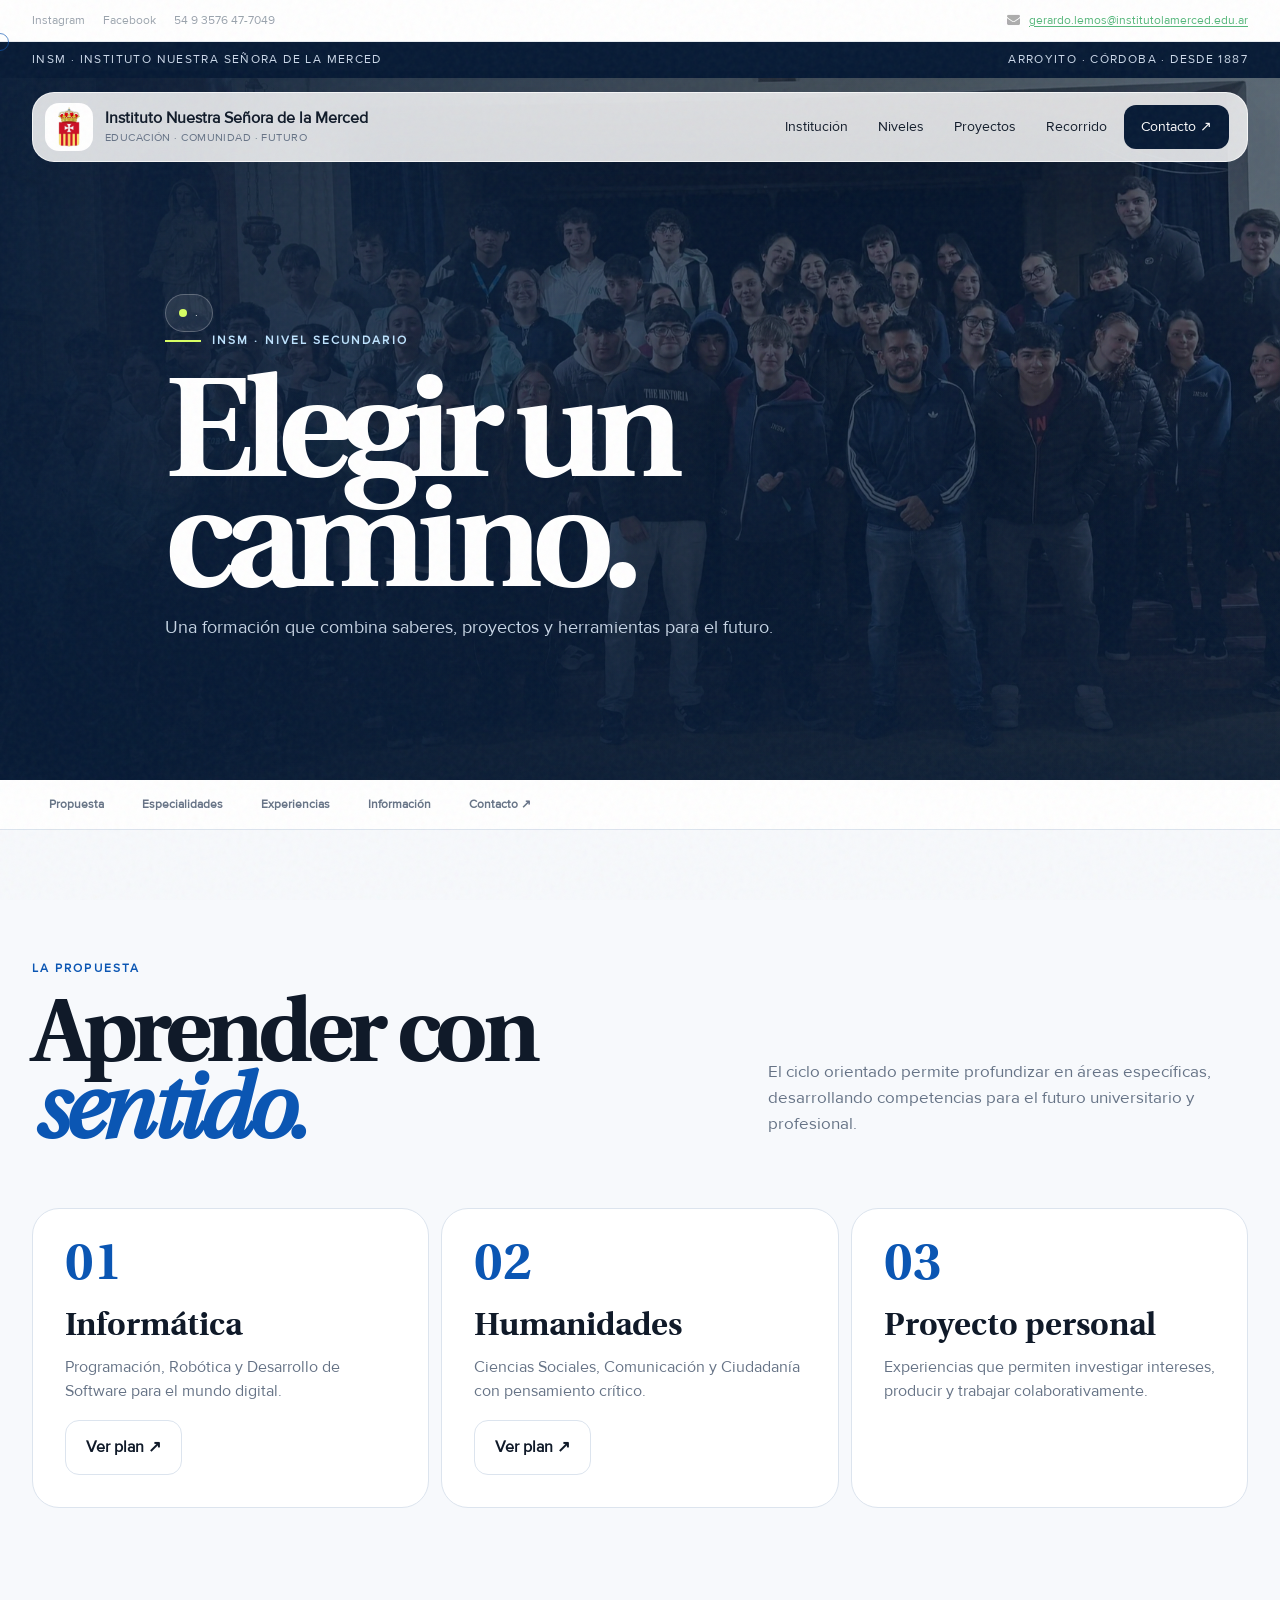
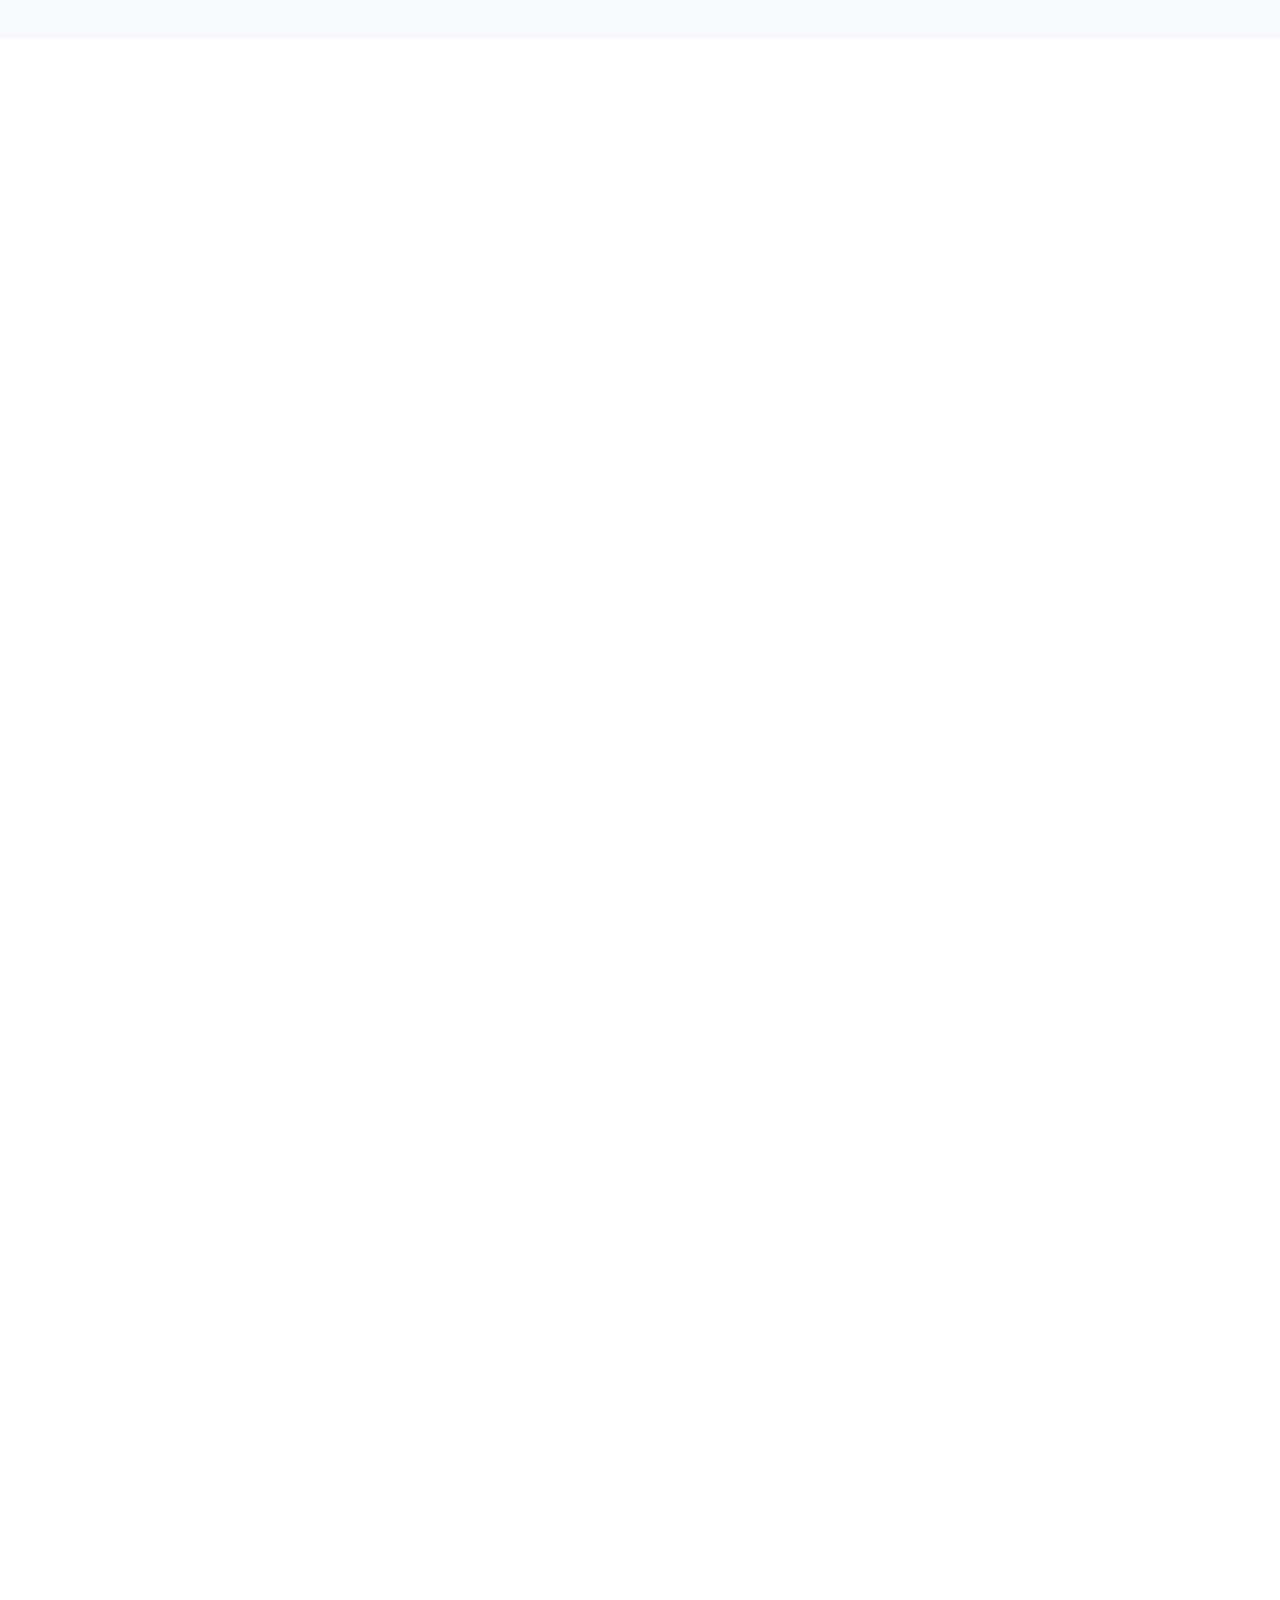
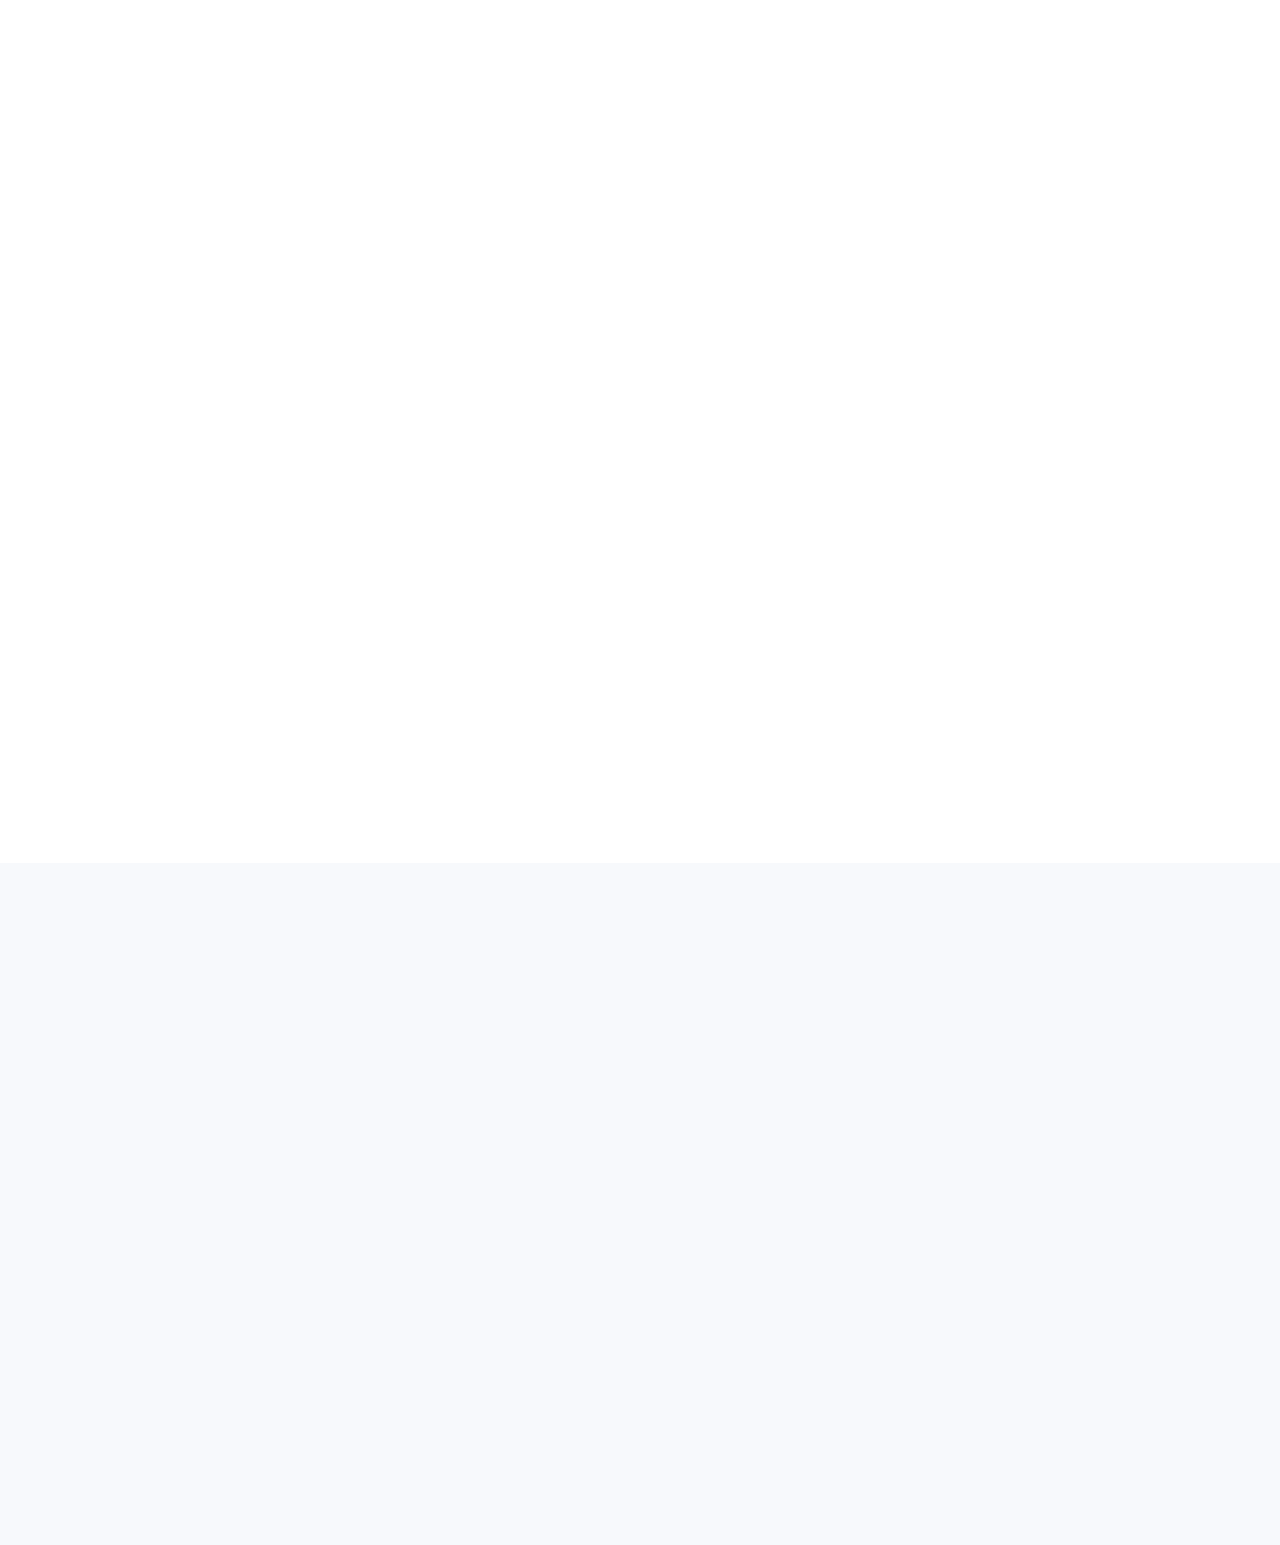
<file: NivelSecundario.html>
<!DOCTYPE html>

<html lang="es">
<head>
<meta charset="utf-8"/>
<meta content="width=device-width, initial-scale=1" name="viewport"/>
<title>Nivel Secundario · INSM</title>
<meta name="description" content="Información sobre el Nivel Secundario del Instituto Nuestra Señora de la Merced de Arroyito, Córdoba.">
<link href="img/favicon.ico" rel="icon"/>
<link href="modern.css" rel="stylesheet"/>
<meta content="index,follow" name="robots"/><link rel="canonical" href="https://insm.vercel.app/NivelSecundario.html"><meta property="og:type" content="website"><meta property="og:title" content="Nivel Secundario · INSM"><meta property="og:description" content="Información sobre el Nivel Secundario del Instituto Nuestra Señora de la Merced de Arroyito, Córdoba."><meta property="og:url" content="https://insm.vercel.app/NivelSecundario.html"><meta property="og:site_name" content="INSM · Instituto Nuestra Señora de la Merced"><meta name="twitter:card" content="summary_large_image"><meta name="twitter:title" content="Nivel Secundario · INSM"><meta name="twitter:description" content="Información sobre el Nivel Secundario del Instituto Nuestra Señora de la Merced de Arroyito, Córdoba."><script type="application/ld+json">{"@context":"https://schema.org","@type":"EducationalOrganization","name":"Instituto Nuestra Señora de la Merced","alternateName":"INSM","url":"https://insm.vercel.app","address":{"@type":"PostalAddress","streetAddress":"9 de Julio 465","addressLocality":"Arroyito","addressRegion":"Córdoba","addressCountry":"AR"}}</script></head>
<body>
<!-- BARRA SOCIAL Y DE CONTACTO -->
<div class="social-contact-bar">
<div class="container social-contact-shell">
<div class="social-group">
<a aria-label="Instagram" href="https://www.instagram.com/mercedariasarroyito/" rel="noopener" target="_blank"
<img alt="Instagram" decoding="async" loading="lazy" src="img/social/instagram.webp"/ width="64" height="64">
<span>Instagram</span>
</a>
<a aria-label="Facebook" href="https://www.facebook.com/estilomercedarioarroyito" rel="noopener" target="_blank"
<img alt="Facebook" decoding="async" loading="lazy" src="img/social/facebook.webp"/ width="64" height="64">
<span>Facebook</span>
</a>
<a aria-label="WhatsApp" href="https://wa.me/5493576477049" rel="noopener" target="_blank"
<img alt="WhatsApp" decoding="async" loading="lazy" src="img/social/whatsapp.webp"/ width="64" height="64">
<span>54 9 3576 47-7049</span>
</a>
</div>
<div class="contact-group">
<a aria-label="Correo electrónico" href="mailto:gerardo.lemos@institutolamerced.edu.ar">
<img alt="Gmail" decoding="async" loading="lazy" src="img/social/gmail.webp"/ width="64" height="64">
<span>gerardo.lemos@institutolamerced.edu.ar</span>
</a>
</div>
</div>
</div>
<div class="progress"></div>
<div class="cursor"></div>
<!-- LÍNEA SUPERIOR -->
<div class="topline">
<div class="container">
<span>INSM · Instituto Nuestra Señora de la Merced</span>
<span>Arroyito · Córdoba · Desde 1887</span>
</div>
</div>
<!-- NAVEGACIÓN -->
<header class="site-nav">
<div class="container nav-shell">
<a class="brand" href="index.html">
<img alt="INSM" class="brand-mark" decoding="async" loading="lazy" src="img/logo.webp"/ width="959" height="1800">
<span class="brand-text">
                    Instituto Nuestra Señora de la Merced
                    <small>EDUCACIÓN · COMUNIDAD · FUTURO</small>
</span>
</a>
<nav class="nav-links">
<a href="NuestroColegio.html">Institución</a>
<a href="index.html#niveles">Niveles</a>
<a href="Proyectos.html">Proyectos</a>
<a href="index.html#recorrido">Recorrido</a>
<a class="nav-cta" href="Contacto.html">
                    Contacto ↗
                </a>
</nav>
<button aria-controls="mobileMenu" aria-expanded="false" aria-label="Abrir menú" class="menu-toggle" type="button">
                ☰
            </button>
</div>
</header>
<!-- MENÚ MOBILE -->
<div class="mobile-menu" id="mobileMenu">
<a href="NuestroColegio.html">Institución</a>
<a href="index.html#niveles">Niveles</a>
<a href="Proyectos.html">Proyectos</a>
<a href="index.html#recorrido">Recorrido</a>
<a href="Contacto.html">Contacto</a>
</div>
<main>
<!-- HERO -->
<section class="page-hero">
<div class="page-hero-bg">
<img alt="Nivel Secundario" data-parallax="" decoding="async" loading="eager" fetchpriority="high" src="img/secundario2.webp"/ width="1800" height="1012">
</div>
<div class="container page-hero-content">
<div class="hero-badge">
                    .
                </div>
<div class="eyebrow reveal">
                    INSM · Nivel Secundario
                </div>
<h1 class="reveal delay-1">
                    Elegir un camino.
                </h1>
<p class="reveal delay-2">
                    Una formación que combina saberes,
                    proyectos y herramientas para el futuro.
                </p>
</div>
</section>
<!-- NAVEGACIÓN DE SECCIONES -->
<nav class="section-nav">
<div class="container">
<a href="#propuesta">Propuesta</a>
<a href="#especialidades">Especialidades</a>
<a href="#experiencias">Experiencias</a>
<a href="#info">Información</a>
<a href="Contacto.html">Contacto ↗</a>
</div>
</nav>
<!-- PROPUESTA -->
<section class="section" id="propuesta">
<div class="container">
<div class="section-head reveal">
<div>
<div class="section-label">
                            La propuesta
                        </div>
<h2 class="display">
                            Aprender con <em>sentido.</em>
</h2>
</div>
<p class="section-intro">
                        El ciclo orientado permite profundizar en áreas
                        específicas, desarrollando competencias para el
                        futuro universitario y profesional.
                    </p>
</div>
<div class="feature-cards">
<article class="feature-card reveal">
<div class="big-num">01</div>
<h3>Informática</h3>
<p>
                            Programación, Robótica y Desarrollo de
                            Software para el mundo digital.
                        </p>
<a class="btn" href="#informatica">
                            Ver plan ↗
                        </a>
</article>
<article class="feature-card reveal delay-1">
<div class="big-num">02</div>
<h3>Humanidades</h3>
<p>
                            Ciencias Sociales, Comunicación y
                            Ciudadanía con pensamiento crítico.
                        </p>
<a class="btn" href="#humanidades">
                            Ver plan ↗
                        </a>
</article>
<article class="feature-card reveal delay-2">
<div class="big-num">03</div>
<h3>Proyecto personal</h3>
<p>
                            Experiencias que permiten investigar
                            intereses, producir y trabajar
                            colaborativamente.
                        </p>
</article>
</div>
</div>
</section>
<!-- ESPECIALIDADES -->
<section class="section white" id="especialidades">
<div class="container">
<div class="section-head">
<div>
<div class="section-label">
                            Nuestras especialidades
                        </div>
<h2 class="display">
                            Elegí tu <em>recorrido.</em>
</h2>
</div>
<p class="section-intro">
                        Dos orientaciones para profundizar intereses,
                        desarrollar nuevas herramientas y prepararte
                        para tus próximos desafíos.
                    </p>
</div>
<!-- INTRODUCCIÓN -->
<div class="level-intro">
<div class="level-intro-card">
<div class="section-label">
                            Tu elección
                        </div>
<h3>
                            Informática o Humanidades.
                        </h3>
<p>
                            Conocé las materias de cada año, distinguí
                            los espacios propios de cada orientación y
                            descargá el plan de estudios completo.
                        </p>
</div>
<div class="level-stat-card">
<strong>2</strong>
<span>
                            especialidades para elegir
                        </span>
</div>
</div>
<!-- INFORMÁTICA -->
<div class="specialty-card" id="informatica">
<div class="specialty-top">
<div>
<div class="section-label">
                                Especialidad 01 · Tecnología
                            </div>
<h3>
                                Informática.
                            </h3>
<p>
                                Programación, robótica, desarrollo de
                                software, sistemas digitales y
                                comunicación audiovisual.
                            </p>
</div>
<a class="btn" download="" href="info/Plan-Inform%C3%A1tica.pdf">
                            Descargar plan PDF ↓
                        </a>
</div>
<div class="year-grid">
<!-- 4º INFORMÁTICA -->
<article class="year-card">
<div class="year">4º</div>
<div class="subject-list">
<span class="subject">Matemática</span>
<span class="subject">Lengua y Literatura</span>
<span class="subject">Biología</span>
<span class="subject">Geografía</span>
<span class="subject">Historia</span>
<span class="subject">Inglés</span>
<span class="subject">Artes Visuales</span>
<span class="subject">Educación Física</span>
<span class="subject">
                                    Formación para la Vida y el Trabajo
                                </span>
<span class="subject major">
                                    Sistemas Digitales de Información
                                </span>
<span class="subject major">
                                    Técnicas y Lenguajes de Programación
                                </span>
<span class="subject">
                                    Educación Religiosa Escolar
                                </span>
</div>
</article>
<!-- 5º INFORMÁTICA -->
<article class="year-card">
<div class="year">5º</div>
<div class="subject-list">
<span class="subject">Matemática</span>
<span class="subject">Lengua y Literatura</span>
<span class="subject">Física</span>
<span class="subject">Geografía</span>
<span class="subject">Historia</span>
<span class="subject">Inglés</span>
<span class="subject">Música</span>
<span class="subject">Psicología</span>
<span class="subject">Educación Física</span>
<span class="subject major">
                                    Sistemas Digitales de Información
                                </span>
<span class="subject major">
                                    Comunicación Audiovisual
                                </span>
<span class="subject major">
                                    Desarrollo de Soluciones Informáticas
                                </span>
<span class="subject major">
                                    Robótica y Sistemas de Control Computarizados
                                </span>
<span class="subject">
                                    Educación Religiosa Escolar
                                </span>
</div>
</article>
<!-- 6º INFORMÁTICA -->
<article class="year-card">
<div class="year">6º</div>
<div class="subject-list">
<span class="subject">Matemática</span>
<span class="subject">Lengua y Literatura</span>
<span class="subject">Química</span>
<span class="subject">Geografía</span>
<span class="subject">Historia</span>
<span class="subject">Inglés</span>
<span class="subject">Teatro</span>
<span class="subject">Ciudadanía y Política</span>
<span class="subject">Filosofía</span>
<span class="subject">Educación Física</span>
<span class="subject major">
                                    Desarrollo de Soluciones Informáticas
                                </span>
<span class="subject major">
                                    Aplicaciones Informáticas
                                </span>
<span class="subject major">
                                    Informática Aplicada
                                </span>
<span class="subject">
                                    Educación Religiosa Escolar
                                </span>
</div>
</article>
</div>
<div class="specialty-footer">
<strong>Espacios específicos:</strong>

                        Sistemas Digitales de Información ·
                        Técnicas y Lenguajes de Programación ·
                        Desarrollo de Soluciones Informáticas ·
                        Robótica y Sistemas de Control Computarizados ·
                        Informática Aplicada ·
                        Aplicaciones Informáticas ·
                        Comunicación Audiovisual.

                    </div>
</div>
<!-- HUMANIDADES -->
<div class="specialty-card" id="humanidades">
<div class="specialty-top">
<div>
<div class="section-label">
                                Especialidad 02 · Ciencias Sociales
                            </div>
<h3>
                                Humanidades.
                            </h3>
<p>
                                Ciencias sociales, comunicación,
                                ciudadanía y pensamiento crítico para
                                comprender la realidad y participar
                                en ella.
                            </p>
</div>
<a class="btn" download="" href="info/Plan de Estudios - Ciencias Sociales y Humanidades.pdf">
                            Descargar plan PDF ↓
                        </a>
</div>
<div class="year-grid">
<!-- 4º HUMANIDADES -->
<article class="year-card">
<div class="year">4º</div>
<div class="subject-list">
<span class="subject">Matemática</span>
<span class="subject">Lengua y Literatura</span>
<span class="subject">Biología</span>
<span class="subject">Geografía</span>
<span class="subject">Historia</span>
<span class="subject">Inglés</span>
<span class="subject">Artes Visuales</span>
<span class="subject">Educación Física</span>
<span class="subject">
                                    Formación para la Vida y el Trabajo
                                </span>
<span class="subject major">
                                    Antropología Social y Cultural
                                </span>
<span class="subject major">
                                    Tecnologías de la Información y la Comunicación
                                </span>
<span class="subject major">
                                    Sociedad, Cultura y Comunicación
                                </span>
</div>
</article>
<!-- 5º HUMANIDADES -->
<article class="year-card">
<div class="year">5º</div>
<div class="subject-list">
<span class="subject">Matemática</span>
<span class="subject">Lengua y Literatura</span>
<span class="subject">Física</span>
<span class="subject">Geografía</span>
<span class="subject">Historia</span>
<span class="subject">Inglés</span>
<span class="subject">Música</span>
<span class="subject">Psicología</span>
<span class="subject">Educación Física</span>
<span class="subject">
                                    Formación para la Vida y el Trabajo
                                </span>
<span class="subject major">
                                    Sociología
                                </span>
<span class="subject major">
                                    Metodología
                                </span>
<span class="subject">
                                    Educación Religiosa Escolar
                                </span>
</div>
</article>
<!-- 6º HUMANIDADES -->
<article class="year-card">
<div class="year">6º</div>
<div class="subject-list">
<span class="subject">Matemática</span>
<span class="subject">Lengua y Literatura</span>
<span class="subject">Química</span>
<span class="subject">Geografía</span>
<span class="subject">Historia</span>
<span class="subject">Inglés</span>
<span class="subject">Teatro</span>
<span class="subject">Ciudadanía y Política</span>
<span class="subject">Filosofía</span>
<span class="subject">Educación Física</span>
<span class="subject">
                                    Formación para la Vida y el Trabajo
                                </span>
<span class="subject major">
                                    Economía Política
                                </span>
<span class="subject major">
                                    Sociedad, Cultura y Comunicación
                                </span>
<span class="subject">
                                    Educación Religiosa Escolar
                                </span>
</div>
</article>
</div>
<div class="specialty-footer">
<strong>Espacios específicos:</strong>

                        Antropología Social y Cultural ·
                        Sociología ·
                        Economía Política ·
                        Tecnologías de la Información y la Comunicación ·
                        Sociedad, Cultura y Comunicación ·
                        Metodología.

                    </div>
</div>
</div>
</section>
<!-- EXPERIENCIAS -->
<section class="section" id="experiencias">
<div class="container content-grid">
<aside class="content-sticky">
<div class="section-label">
                        Experiencia INSM
                    </div>
<h2>
                        Más allá del <em>aula.</em>
</h2>
</aside>
<div class="content-body reveal">
<h3>
                        Una formación para pensar, crear y decidir.
                    </h3>
<p>
                        El Nivel Secundario acompaña una etapa de mayor
                        autonomía y profundización. La propuesta integra
                        formación general con orientaciones que permiten
                        construir recorridos diferentes.
                    </p>
<h3>
                        Áreas curriculares
                    </h3>
<p>
                        Lengua y Literatura · Matemática · Ciencias
                        Naturales · Ciencias Sociales · Inglés ·
                        Educación Física · Artes Visuales · Música ·
                        Tecnologías · Religión y ESI.
                    </p>
<h3>
                        Inglés por niveles
                    </h3>
<p>
                        Los alumnos son agrupados según su conocimiento
                        y manejo real de la lengua, permitiendo un avance
                        más efectivo y personalizado.
                    </p>
</div>
</div>
</section>
<!-- VIDA INSTITUCIONAL -->
<section class="split-image">
<div class="photo" style="background-image:url('img/6ayb2026.webp')"></div>
<div class="content">
<div class="section-label">
                    Vida institucional
                </div>
<h3>
                    Una comunidad que <em>acompaña.</em>
</h3>
<p>
                    La experiencia educativa también se construye en
                    actividades, encuentros, proyectos y momentos
                    compartidos.
                </p>
<div class="pill-row">
<span class="pill">Comunidad</span>
<span class="pill">Proyectos</span>
<span class="pill">Arte</span>
<span class="pill">Deporte</span>
<span class="pill">Convivencia</span>
</div>
</div>
</section>
<!-- INFORMACIÓN -->
<section class="section white" id="info">
<div class="container">
<div class="section-head">
<div>
<div class="section-label">
                            Información
                        </div>
<h2 class="display">
                            Todo lo que necesitás <em>saber.</em>
</h2>
</div>
</div>
<div class="content-body">
<h3>
                        Bienvenida del director
                    </h3>
<p>
                        El Nivel Secundario es un tiempo emocionante y
                        enriquecedor. Acompañamos a los alumnos para
                        convertirse en jóvenes innovadores, dinámicos,
                        flexibles y resilientes, equipados para los
                        desafíos del siglo XXI.
                    </p>
<p>
<strong>Gerardo Lemos</strong>
</p>
<h3>
                        Uniforme escolar
                    </h3>
<p>
<strong>Mujeres:</strong>
                        pollera gris largo a la rodilla, remera de piqué
                        con escudo bordado, pullover escote en V azul
                        bordado, abrigo azul, zapatos negros o zapatillas
                        lisas y cabello recogido con cinta azul.
                    </p>
<p>
<strong>Varones:</strong>
                        pantalón gris de vestir, remera de piqué con
                        escudo bordado, pullover escote en V azul
                        bordado, abrigo azul, medias azules y zapatos
                        negros.
                    </p>
<p>
<strong>Gimnasia:</strong>
                        joggin gris, remera oficial, buzo gris con
                        escudo, zapatillas deportivas y bolsa de higiene
                        completa.
                    </p>
<h3>
                        Requerimientos de inscripción
                    </h3>
<p>
                        Fotocopia del DNI del alumno y padres/tutores ·
                        Partida de nacimiento actualizada · Certificado
                        de estudios del nivel anterior o constancia de
                        alumno regular · Ficha de salud completada y
                        firmada por un médico · Informe de libre deuda
                        si proviene de gestión privada.
                    </p>
<h3>
                        Documentación institucional
                    </h3>
<p>
                        Podés consultar el Acuerdo Escolar de Convivencia,
                        la reglamentación escolar y los acuerdos sobre
                        evaluación y uso del celular.
                    </p>
<div class="pill-row">
<a class="pill" download="" href="info/A. E. C. 2025.pdf">
                            AEC 2025 ↓
                        </a>
<a class="pill" download="" href="info/Normas Uso Del Celular.pdf">
                            Uso del celular ↓
                        </a>
<a class="pill" download="" href="info/Acuerdos-Evaluacion-2025.pdf">
                            Evaluación formativa ↓
                        </a>
</div>
</div>
</div>
</section>
<!-- CONTACTO -->
<section class="cta">
<div class="container cta-grid">
<div>
<div class="section-label">
                        ¿Querés consultar?
                    </div>
<h2>
                        Hablemos.
                    </h2>
</div>
<div>
<p>
                        Para consultas, inscripción o información
                        institucional, podés comunicarte con el INSM.
                    </p>
<a class="btn" href="Contacto.html">
                        Contacto ↗
                    </a>
</div>
</div>
</section>
</main>
<!-- FOOTER -->
<footer class="footer">
<div class="container footer-grid">
<div>
<div class="footer-brand">
                    INSM
                </div>
<p>
                    Instituto Nuestra Señora de la Merced.<br/>
                    9 de Julio 465 · Arroyito, Córdoba.
                </p>
</div>
<div>
<h3>Niveles</h3>
<a href="NivelInicial.html">Inicial</a>
<a href="NivelPrimario.html">Primario</a>
<a href="NivelSecundario.html">Secundario</a>
<a href="NivelTerciario.html">Superior</a>
</div>
<div>
<h3>Explorar</h3>
<a href="NuestroColegio.html">
                    Nuestra institución
                </a>
<a href="Proyectos.html">
                    Proyectos
                </a>
<a href="Contacto.html">
                    Contacto
                </a>
</div>
<div>
<h3>Comunidad</h3>
<a href="https://www.instagram.com/mercedariasarroyito/" target="_blank" rel="noopener noreferrer">
                    Instagram ↗
                </a>
<a href="https://www.youtube.com/@INSM.DIGITAL" target="_blank" rel="noopener noreferrer">
                    YouTube ↗
                </a>
<a href="https://www.tiktok.com/@insm.digital" target="_blank" rel="noopener noreferrer">
                    TikTok ↗
                </a>
</div>
</div>
<div class="container footer-bottom">
<span>
                © INSM · Instituto Nuestra Señora de la Merced
            </span>
<span>
                Educación · Comunidad · Futuro
            </span>
</div>
</footer>
<script src="site.js"></script>
</body>
</html>
</file>
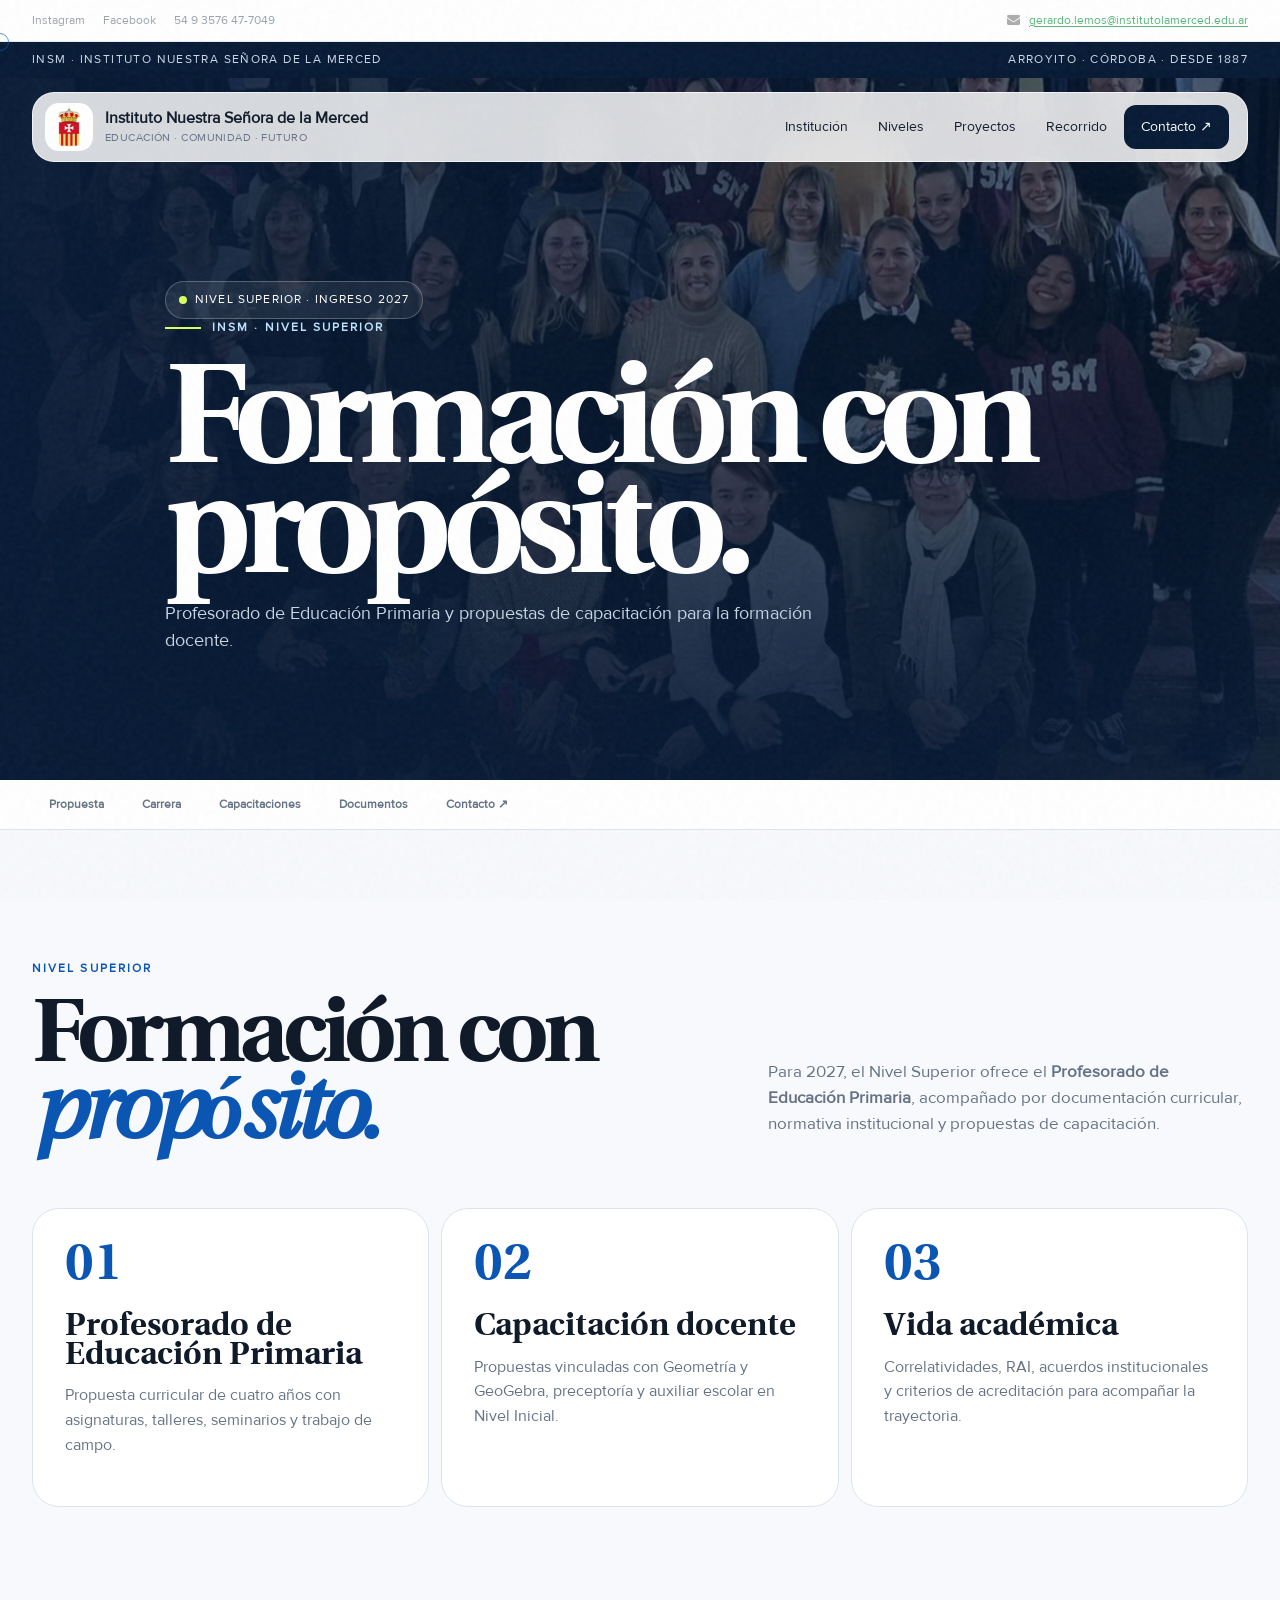
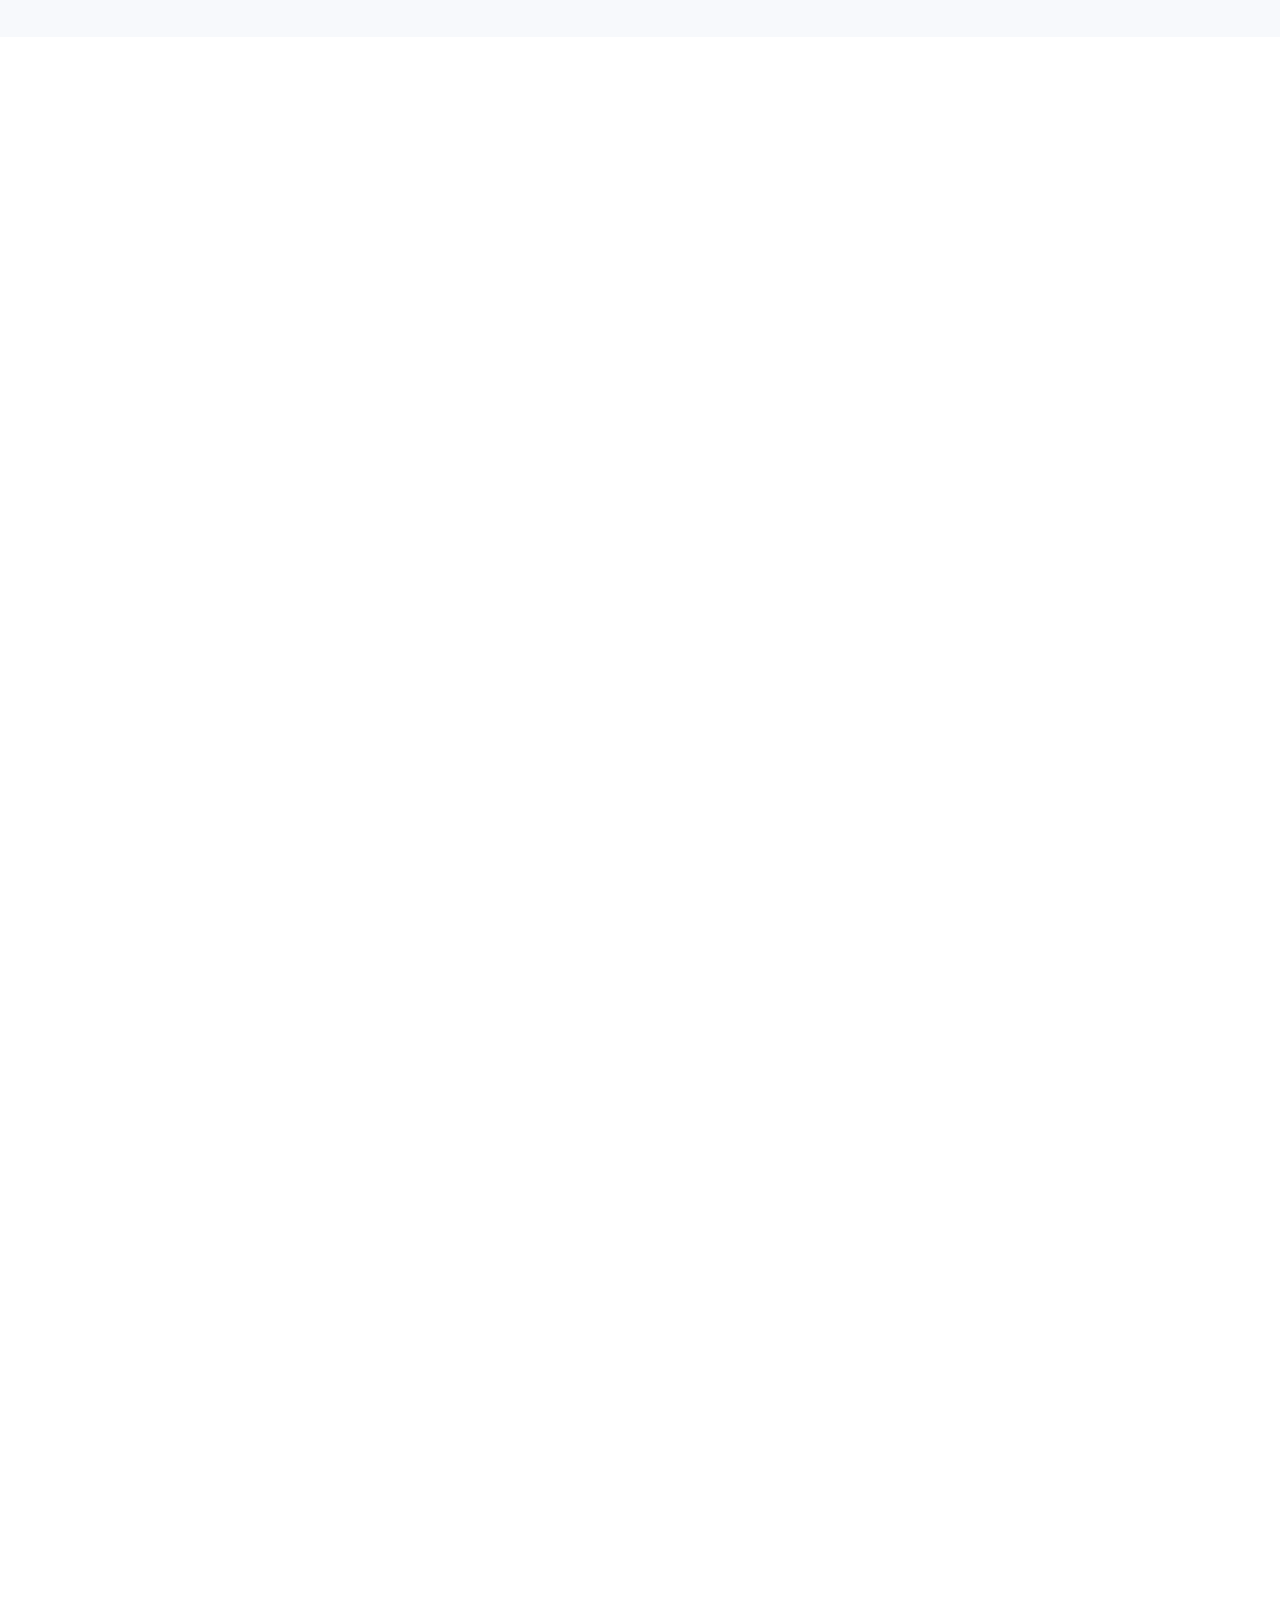
<file: NivelTerciario.html>
<!DOCTYPE html>

<html lang="es"><head><meta charset="utf-8"/><meta content="width=device-width,initial-scale=1" name="viewport"/><title>Nivel Superior · INSM</title><meta name="description" content="Información sobre el Nivel Superior del Instituto Nuestra Señora de la Merced de Arroyito, Córdoba."><link href="img/favicon.ico" rel="icon"/><link href="modern.css" rel="stylesheet"/><meta content="index,follow" name="robots"/><link rel="canonical" href="https://insm.vercel.app/NivelTerciario.html"><meta property="og:type" content="website"><meta property="og:title" content="Nivel Superior · INSM"><meta property="og:description" content="Información sobre el Nivel Superior del Instituto Nuestra Señora de la Merced de Arroyito, Córdoba."><meta property="og:url" content="https://insm.vercel.app/NivelTerciario.html"><meta property="og:site_name" content="INSM · Instituto Nuestra Señora de la Merced"><meta name="twitter:card" content="summary_large_image"><meta name="twitter:title" content="Nivel Superior · INSM"><meta name="twitter:description" content="Información sobre el Nivel Superior del Instituto Nuestra Señora de la Merced de Arroyito, Córdoba."><script type="application/ld+json">{"@context":"https://schema.org","@type":"EducationalOrganization","name":"Instituto Nuestra Señora de la Merced","alternateName":"INSM","url":"https://insm.vercel.app","address":{"@type":"PostalAddress","streetAddress":"9 de Julio 465","addressLocality":"Arroyito","addressRegion":"Córdoba","addressCountry":"AR"}}</script></head><body><div class="social-contact-bar"><div class="container social-contact-shell"><div class="social-group"><a aria-label="Instagram" href="https://www.instagram.com/mercedariasarroyito/" rel="noopener" target="_blank"<img alt="Instagram" decoding="async" loading="lazy" src="img/social/instagram.webp"/ width="64" height="64"> <span>Instagram</span></a><a aria-label="Facebook" href="https://www.facebook.com/estilomercedarioarroyito" rel="noopener" target="_blank"<img alt="Facebook" decoding="async" loading="lazy" src="img/social/facebook.webp"/ width="64" height="64"> <span>Facebook</span></a><a aria-label="WhatsApp" href="https://wa.me/5493576477049" rel="noopener" target="_blank"<img alt="WhatsApp" decoding="async" loading="lazy" src="img/social/whatsapp.webp"/ width="64" height="64"> <span>54 9 3576 47-7049</span></a></div><div class="contact-group"><a aria-label="Correo electrónico" href="mailto:gerardo.lemos@institutolamerced.edu.ar"><img alt="Gmail" decoding="async" loading="lazy" src="img/social/gmail.webp"/ width="64" height="64"> <span>gerardo.lemos@institutolamerced.edu.ar</span></a></div></div></div><div class="progress"></div><div class="cursor"></div><div class="topline"><div class="container"><span>INSM · Instituto Nuestra Señora de la Merced</span><span>Arroyito · Córdoba · Desde 1887</span></div></div><header class="site-nav"><div class="container nav-shell"><a class="brand" href="index.html"><img alt="INSM" class="brand-mark" decoding="async" loading="lazy" src="img/logo.webp"/ width="959" height="1800"><span class="brand-text">Instituto Nuestra Señora de la Merced<small>EDUCACIÓN · COMUNIDAD · FUTURO</small></span></a><nav class="nav-links"><a href="NuestroColegio.html">Institución</a><a href="index.html#niveles">Niveles</a><a href="Proyectos.html">Proyectos</a><a href="index.html#recorrido">Recorrido</a><a class="nav-cta" href="Contacto.html">Contacto ↗</a></nav><button aria-controls="mobileMenu" aria-expanded="false" aria-label="Abrir menú" class="menu-toggle" type="button">☰</button></div></header><div class="mobile-menu" id="mobileMenu"><a href="NuestroColegio.html">Institución</a><a href="index.html#niveles">Niveles</a><a href="Proyectos.html">Proyectos</a><a href="index.html#recorrido">Recorrido</a><a href="Contacto.html">Contacto</a></div><main>
<section class="page-hero"><div class="page-hero-bg"><img alt="Nivel Superior" data-parallax="" decoding="async" loading="eager" fetchpriority="high" src="img/DIA del profesor.webp"/ width="1139" height="824"></div><div class="container page-hero-content"><div class="hero-badge">Nivel Superior · Ingreso 2027</div><div class="eyebrow reveal">INSM · Nivel Superior</div><h1 class="reveal delay-1">Formación con propósito.</h1><p class="reveal delay-2">Profesorado de Educación Primaria y propuestas de capacitación para la formación docente.</p></div></section>
<nav class="section-nav"><div class="container"><a href="#propuesta">Propuesta</a><a href="#carrera">Carrera</a><a href="#capacitaciones">Capacitaciones</a><a href="#documentos">Documentos</a><a href="Contacto.html">Contacto ↗</a></div></nav>
<section class="section" id="propuesta"><div class="container"><div class="section-head reveal"><div><div class="section-label">Nivel Superior</div><h2 class="display">Formación con <em>propósito.</em></h2></div><p class="section-intro">Para 2027, el Nivel Superior ofrece el <strong>Profesorado de Educación Primaria</strong>, acompañado por documentación curricular, normativa institucional y propuestas de capacitación.</p></div><div class="feature-cards"><article class="feature-card reveal"><div class="big-num">01</div><h3>Profesorado de Educación Primaria</h3><p>Propuesta curricular de cuatro años con asignaturas, talleres, seminarios y trabajo de campo.</p></article><article class="feature-card reveal delay-1"><div class="big-num">02</div><h3>Capacitación docente</h3><p>Propuestas vinculadas con Geometría y GeoGebra, preceptoría y auxiliar escolar en Nivel Inicial.</p></article><article class="feature-card reveal delay-2"><div class="big-num">03</div><h3>Vida académica</h3><p>Correlatividades, RAI, acuerdos institucionales y criterios de acreditación para acompañar la trayectoria.</p></article></div></div></section>
<section class="section white" id="carrera"><div class="container"><div class="section-head"><div><div class="section-label">Carrera 2027</div><h2 class="display">Profesorado de <em>Educación Primaria.</em></h2></div><p class="section-intro">Una propuesta de cuatro años para la formación docente, con prácticas, talleres, seminarios y espacios de formación general y específica.</p></div><div class="level-intro"><div class="level-intro-card"><div class="section-label">Propuesta curricular</div><h3>Una carrera para enseñar, acompañar y transformar.</h3><p>Consultá el recorrido completo por año y descargá la propuesta curricular oficial.</p><a class="btn" download="" href="codigo-otros/terciario/Propuesta_Curricular.pdf">Descargar propuesta ↓</a></div><div class="level-stat-card"><strong>4</strong><span>años de formación</span></div></div><div class="academic-years"><article class="academic-year"><h3>1º año</h3><ul><li>Pedagogía</li><li>Psicología y Educación</li><li>Argentina en el Mundo Contemporáneo</li><li>Lenguaje Digital y Audiovisual</li><li>Lenguaje Corporal</li><li>Desarrollo del Pensamiento Matemático</li><li>Oralidad, Lectura y Escritura</li><li>Práctica Docente I: Contextos y Prácticas Educativas</li><li>Problemáticas Socioantropológicas en Educación</li><li>Inglés I</li><li>Formación General Teológica</li></ul></article><article class="academic-year"><h3>2º año</h3><ul><li>Filosofía y Educación</li><li>Didáctica General</li><li>Matemática y su Didáctica I</li><li>Lengua y su Didáctica</li><li>Ciencias Naturales y su Didáctica I</li><li>Ciencias Sociales y su Didáctica I</li><li>Lenguaje Artístico Expresivo</li><li>Práctica Docente II</li><li>Sujetos de la Educación y Convivencia Escolar</li><li>Inglés II</li><li>Educación Religiosa Escolar I</li></ul></article><article class="academic-year"><h3>3º año</h3><ul><li>Historia y Política de la Educación</li><li>Literatura en el Nivel Primario</li><li>Matemática y su Didáctica II</li><li>Ciencias Naturales y su Didáctica II</li><li>Ciencias Sociales y su Didáctica II</li><li>Educación Artístico Expresivo</li><li>TIC y la Enseñanza</li><li>Taller de Ciencias en la Escuela</li><li>Práctica Docente III</li><li>Alfabetización Inicial</li><li>Inglés III</li></ul></article><article class="academic-year"><h3>4º año</h3><ul><li>Educación Física en el Nivel Primario</li><li>Práctica Docente IV y su Residencia</li><li>Ética y Construcción Ciudadana</li><li>Problemáticas y Desafíos del Nivel Primario</li><li>Educación Sexual Integral</li><li>Educación Religiosa Escolar II</li><li>Educación Rural</li><li>Trabajo de Campo</li></ul></article></div></div></section>
<section class="section" id="capacitaciones"><div class="container"><div class="section-head"><div><div class="section-label">Capacitaciones</div><h2 class="display">Propuestas para <em>seguir aprendiendo.</em></h2></div></div><div class="training-grid"><article class="training-card"><div class="num">01</div><h3>La Geometría Euclidiana y el uso del GeoGebra</h3><p><strong>Destinatarios:</strong> docentes de Nivel Primario en actividad o que aspiran a ingresar. Propone repensar la enseñanza de la Geometría mediante exploración, descubrimiento, resolución de problemas y TIC.</p></article><article class="training-card"><div class="num">02</div><h3>Formación para aspirantes al rol de Preceptor/a</h3><p><strong>Destinatarios:</strong> docentes en actividad, profesionales no docentes y docentes aspirantes a ingresar al Sistema Educativo. Modalidad semipresencial.</p></article><article class="training-card"><div class="num">03</div><h3>Formación para aspirantes a Auxiliar Escolar en Nivel Inicial</h3><p><strong>Destinatarios:</strong> docentes en actividad, profesionales no docentes y docentes aspirantes. Aborda funciones, normativas y competencias del rol.</p></article></div></div></section>
<section class="section white" id="documentos"><div class="container"><div class="section-head"><div><div class="section-label">Documentación</div><h2 class="display">Abrí, consultá y <em>descargá.</em></h2></div><p class="section-intro">Los archivos originales del Nivel Superior quedan disponibles para consulta y descarga directa.</p></div><div class="doc-cards"><a class="doc-card" download="" href="codigo-otros/terciario/Propuesta_Curricular.pdf"><span class="doc-icon">PDF</span><div><h3>Propuesta Curricular</h3><p>Plan de estudios del Profesorado.</p></div><span class="download">↓</span></a><a class="doc-card" download="" href="codigo-otros/terciario/Correlatividades_-_Primaria.pdf"><span class="doc-icon">PDF</span><div><h3>Correlatividades</h3><p>Espacios y requisitos de cursado.</p></div><span class="download">↓</span></a><a class="doc-card" download="" href="codigo-otros/terciario/ACUERDOS_DIDACTICOS.pdf"><span class="doc-icon">PDF</span><div><h3>Acuerdos Didácticos</h3><p>Documentación institucional.</p></div><span class="download">↓</span></a><a class="doc-card" download="" href="codigo-otros/terciario/CBA_SAADIPE01_2026_00002276.pdf"><span class="doc-icon">PDF</span><div><h3>AIC · CBA</h3><p>Acuerdos institucionales de convivencia.</p></div><span class="download">↓</span></a><a class="doc-card" download="" href="codigo-otros/terciario/RAI.pdf"><span class="doc-icon">PDF</span><div><h3>RAI</h3><p>Reglamento Académico Institucional.</p></div><span class="download">↓</span></a><a class="doc-card" download="" href="codigo-otros/terciario/Cuadro_de_Acreditacion_y_Condicion_de_estudiante_segun_el_RAI.pdf"><span class="doc-icon">PDF</span><div><h3>Cuadro de acreditación</h3><p>Condición de estudiante según el RAI.</p></div><span class="download">↓</span></a><a class="doc-card" download="" href="codigo-otros/terciario/Docentes%20-%20Nivel%20Superior%202026.xlsx"><span class="doc-icon">XLS</span><div><h3>Docentes 2026</h3><p>Nómina del Nivel Superior.</p></div><span class="download">↓</span></a></div><div class="content-body" style="margin-top:45px"><h3>Información académica</h3><p>Las correlatividades indican los requisitos para cursar y rendir los espacios curriculares. El RAI y su cuadro de acreditación complementan la información sobre la trayectoria académica.</p></div></div></section>
<section class="cta"><div class="container cta-grid"><div><div class="section-label">¿Querés consultar?</div><h2>Hablemos.</h2></div><div><p>Para consultas, inscripción o información institucional, podés comunicarte con el INSM.</p><a class="btn" href="Contacto.html">Contacto ↗</a></div></div></section>
</main><footer class="footer"><div class="container footer-grid"><div><div class="footer-brand">INSM</div><p>Instituto Nuestra Señora de la Merced.<br/>9 de Julio 465 · Arroyito, Córdoba.</p></div><div><h3>Niveles</h3><a href="NivelInicial.html">Inicial</a><a href="NivelPrimario.html">Primario</a><a href="NivelSecundario.html">Secundario</a><a href="NivelTerciario.html">Superior</a></div><div><h3>Explorar</h3><a href="NuestroColegio.html">Nuestra institución</a><a href="Proyectos.html">Proyectos</a><a href="Contacto.html">Contacto</a></div><div><h3>Comunidad</h3><a href="https://www.instagram.com/mercedariasarroyito/" target="_blank" rel="noopener noreferrer">Instagram ↗</a><a href="https://www.youtube.com/@INSM.DIGITAL" target="_blank" rel="noopener noreferrer">YouTube ↗</a><a href="https://www.tiktok.com/@insm.digital" target="_blank" rel="noopener noreferrer">TikTok ↗</a></div></div><div class="container footer-bottom"><span>© INSM · Instituto Nuestra Señora de la Merced</span><span>Educación · Comunidad · Futuro</span></div></footer><script src="site.js"></script></body></html>
</file>
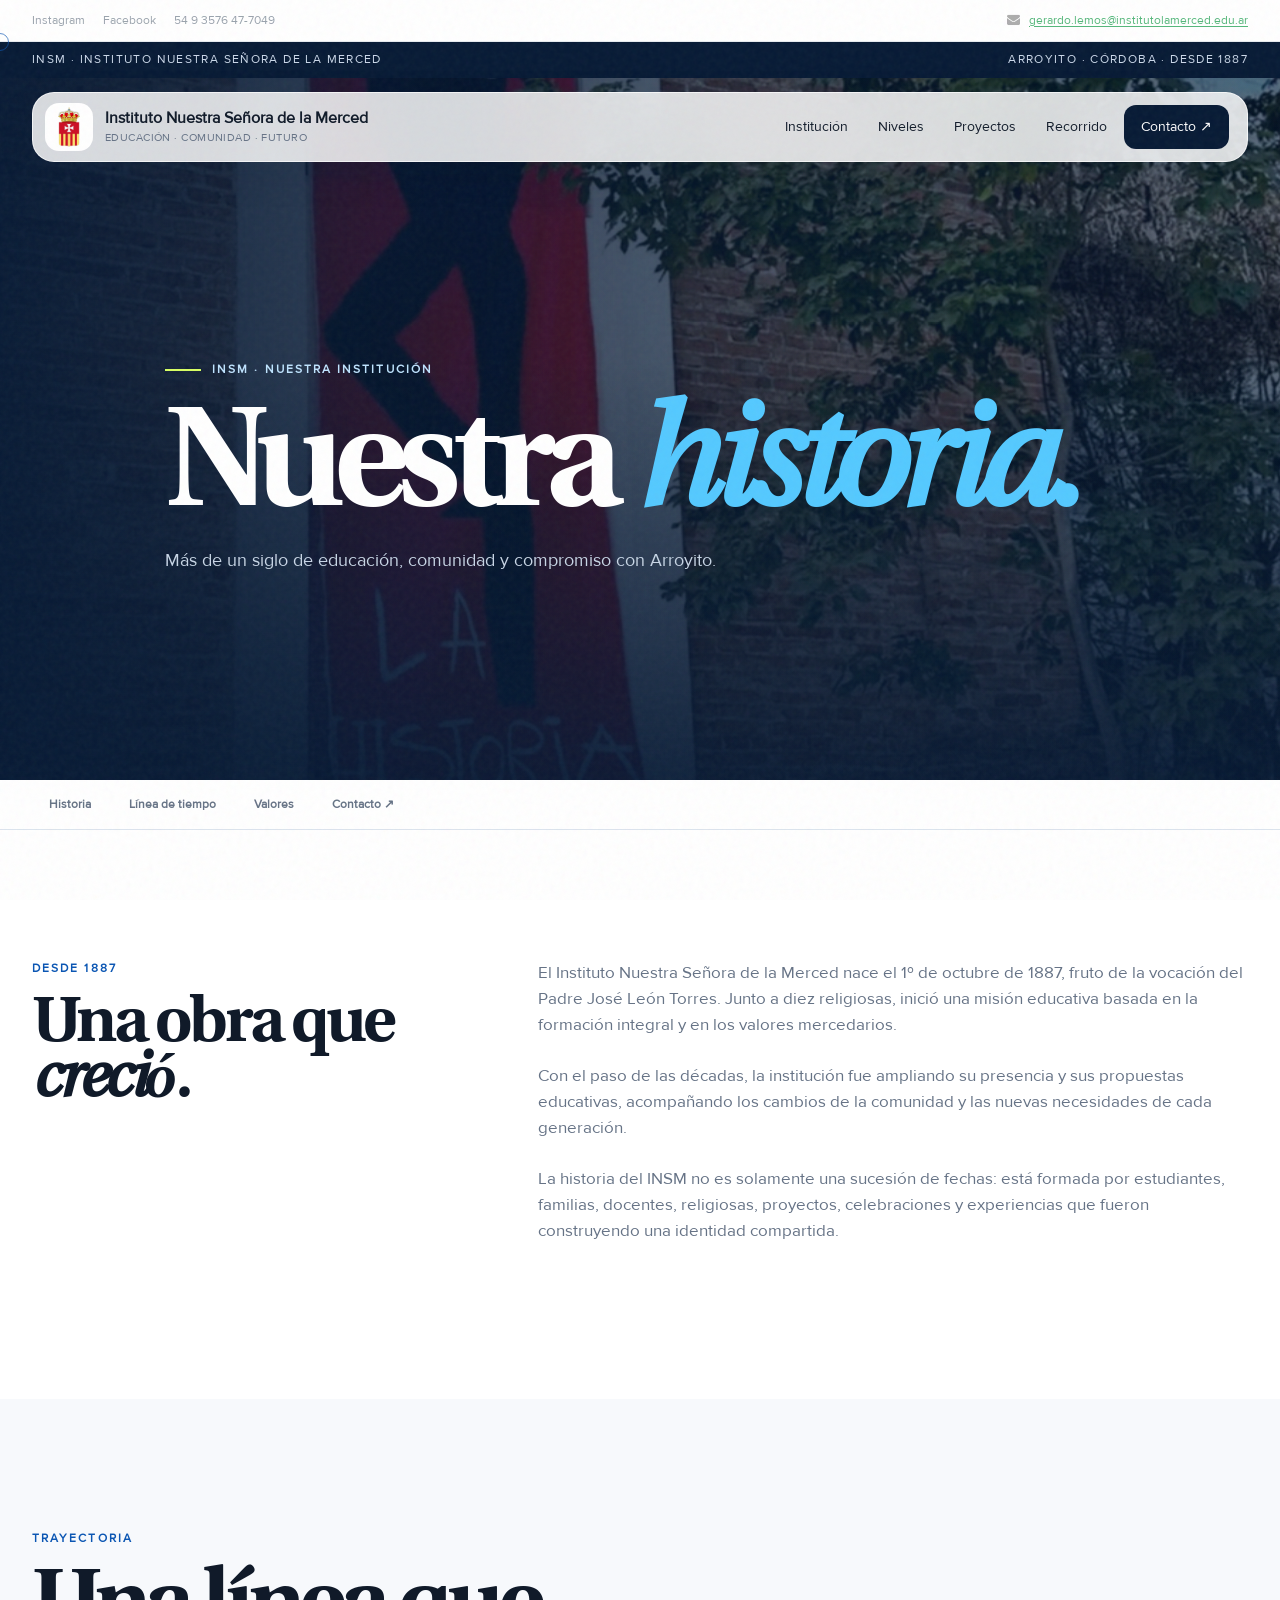
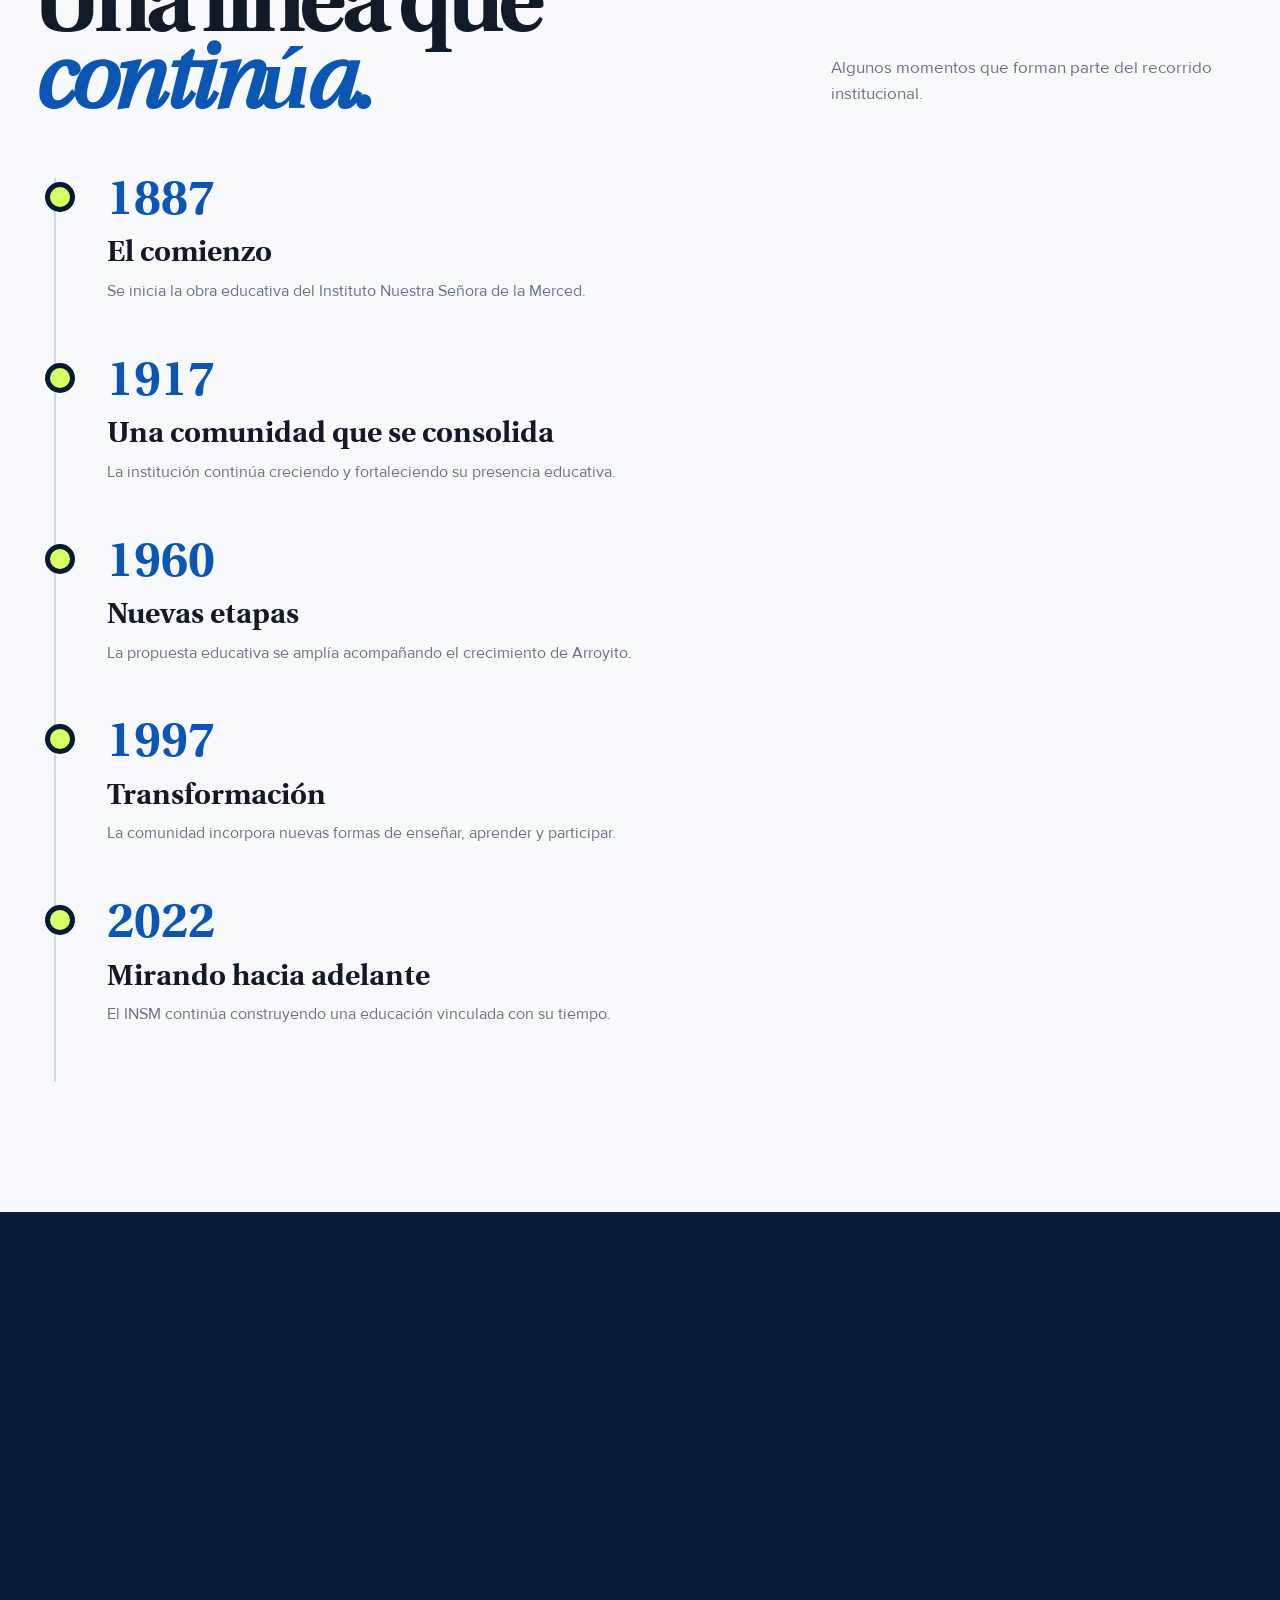
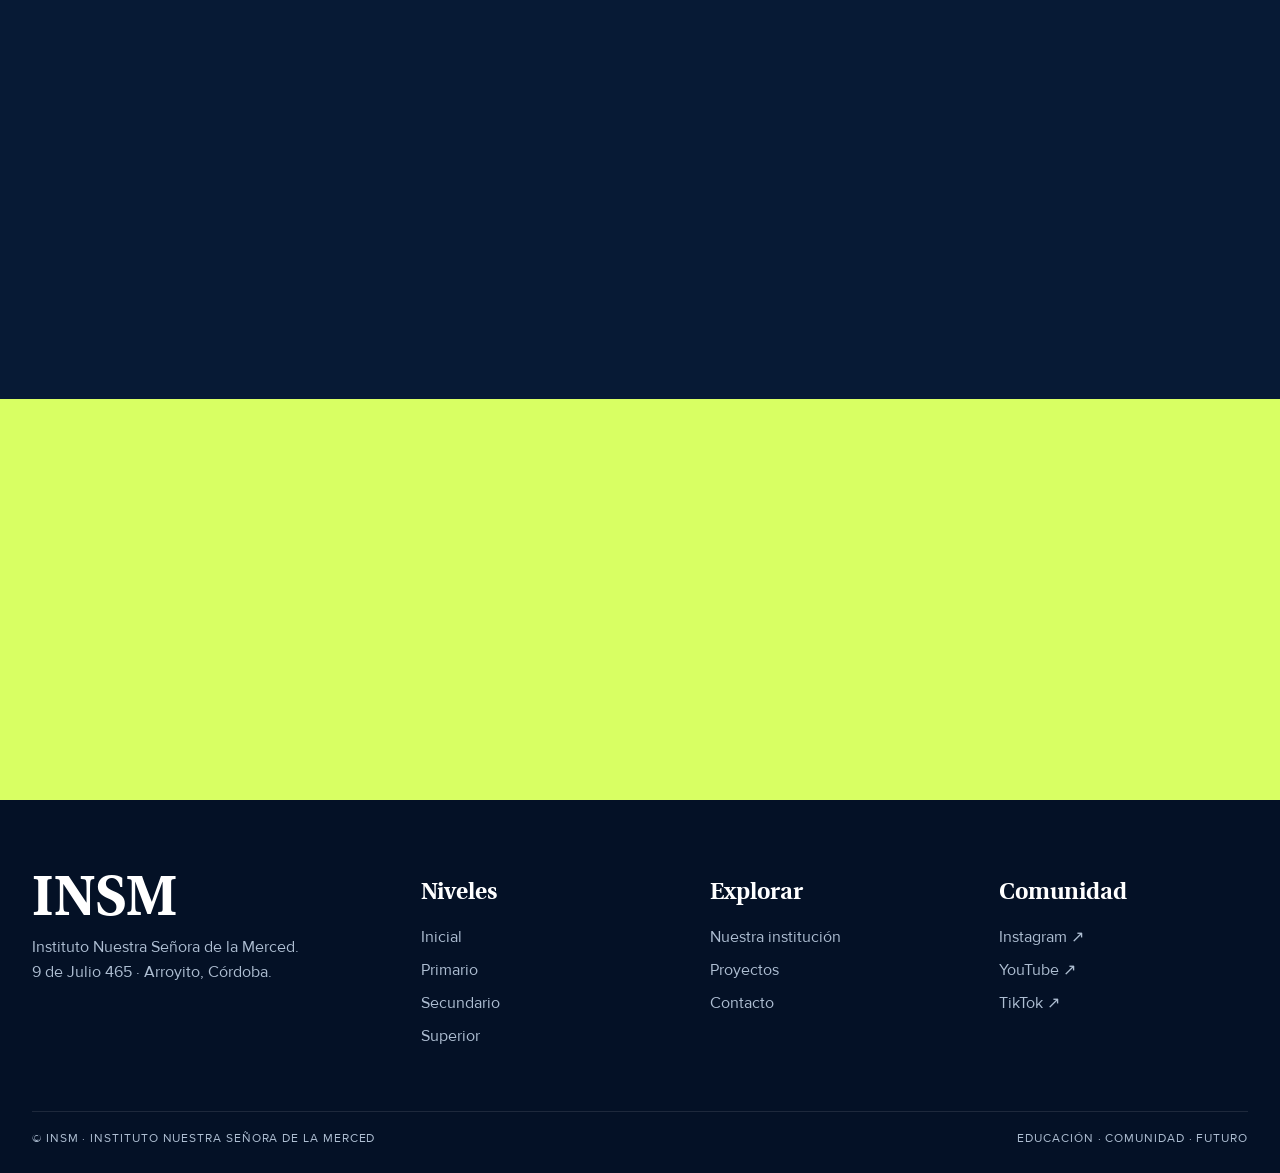
<file: NuestroColegio.html>
<!DOCTYPE html>
<html lang="es"><head><meta charset="utf-8"/><meta content="width=device-width,initial-scale=1" name="viewport"/><title>Nuestra institución · INSM</title><meta name="description" content="Conocé la historia, identidad y propuesta educativa del Instituto Nuestra Señora de la Merced de Arroyito, Córdoba."><link href="img/favicon.ico" rel="icon"/><link href="modern.css" rel="stylesheet"/><meta content="index,follow" name="robots"/><link rel="canonical" href="https://insm.vercel.app/NuestroColegio.html"><meta property="og:type" content="website"><meta property="og:title" content="Nuestra institución · INSM"><meta property="og:description" content="Conocé la historia, identidad y propuesta educativa del Instituto Nuestra Señora de la Merced de Arroyito, Córdoba."><meta property="og:url" content="https://insm.vercel.app/NuestroColegio.html"><meta property="og:site_name" content="INSM · Instituto Nuestra Señora de la Merced"><meta name="twitter:card" content="summary_large_image"><meta name="twitter:title" content="Nuestra institución · INSM"><meta name="twitter:description" content="Conocé la historia, identidad y propuesta educativa del Instituto Nuestra Señora de la Merced de Arroyito, Córdoba."><script type="application/ld+json">{"@context":"https://schema.org","@type":"EducationalOrganization","name":"Instituto Nuestra Señora de la Merced","alternateName":"INSM","url":"https://insm.vercel.app","address":{"@type":"PostalAddress","streetAddress":"9 de Julio 465","addressLocality":"Arroyito","addressRegion":"Córdoba","addressCountry":"AR"}}</script></head><body><div class="social-contact-bar"><div class="container social-contact-shell"><div class="social-group"><a aria-label="Instagram" href="https://www.instagram.com/mercedariasarroyito/" rel="noopener" target="_blank"<img alt="Instagram" decoding="async" loading="lazy" src="img/social/instagram.webp"/ width="64" height="64"> <span>Instagram</span></a><a aria-label="Facebook" href="https://www.facebook.com/estilomercedarioarroyito" rel="noopener" target="_blank"<img alt="Facebook" decoding="async" loading="lazy" src="img/social/facebook.webp"/ width="64" height="64"> <span>Facebook</span></a><a aria-label="WhatsApp" href="https://wa.me/5493576477049" rel="noopener" target="_blank"<img alt="WhatsApp" decoding="async" loading="lazy" src="img/social/whatsapp.webp"/ width="64" height="64"> <span>54 9 3576 47-7049</span></a></div><div class="contact-group"><a aria-label="Correo electrónico" href="mailto:gerardo.lemos@institutolamerced.edu.ar"><img alt="Gmail" decoding="async" loading="lazy" src="img/social/gmail.webp"/ width="64" height="64"> <span>gerardo.lemos@institutolamerced.edu.ar</span></a></div></div></div><div class="progress"></div><div class="cursor"></div><div class="topline"><div class="container"><span>INSM · Instituto Nuestra Señora de la Merced</span><span>Arroyito · Córdoba · Desde 1887</span></div></div><header class="site-nav"><div class="container nav-shell"><a class="brand" href="index.html"><img alt="INSM" class="brand-mark" decoding="async" loading="lazy" src="img/logo.webp"/ width="959" height="1800"><span class="brand-text">Instituto Nuestra Señora de la Merced<small>EDUCACIÓN · COMUNIDAD · FUTURO</small></span></a><nav class="nav-links"><a href="NuestroColegio.html">Institución</a><a href="index.html#niveles">Niveles</a><a href="Proyectos.html">Proyectos</a><a href="index.html#recorrido">Recorrido</a><a class="nav-cta" href="Contacto.html">Contacto ↗</a></nav><button aria-controls="mobileMenu" aria-expanded="false" aria-label="Abrir menú" class="menu-toggle" type="button">☰</button></div></header><div class="mobile-menu" id="mobileMenu"><a href="NuestroColegio.html">Institución</a><a href="index.html#niveles">Niveles</a><a href="Proyectos.html">Proyectos</a><a href="index.html#recorrido">Recorrido</a><a href="Contacto.html">Contacto</a></div><main><section class="page-hero"><div class="page-hero-bg"><img alt="Historia del INSM" data-parallax="" decoding="async" loading="eager" fetchpriority="high" src="img/Historia.webp"/ width="930" height="1492"></div><div class="container page-hero-content"><div class="eyebrow reveal">INSM · Nuestra institución</div><h1 class="reveal delay-1">Nuestra <em>historia.</em></h1><p class="reveal delay-2">Más de un siglo de educación, comunidad y compromiso con Arroyito.</p></div></section><nav class="section-nav"><div class="container"><a href="#historia">Historia</a><a href="#linea">Línea de tiempo</a><a href="#valores">Valores</a><a href="Contacto.html">Contacto ↗</a></div></nav><section class="section white" id="historia"><div class="container content-grid"><aside class="content-sticky"><div class="section-label">Desde 1887</div><h2>Una obra que <em>creció.</em></h2></aside><div class="content-body reveal"><p>El Instituto Nuestra Señora de la Merced nace el 1º de octubre de 1887, fruto de la vocación del Padre José León Torres. Junto a diez religiosas, inició una misión educativa basada en la formación integral y en los valores mercedarios.</p><p>Con el paso de las décadas, la institución fue ampliando su presencia y sus propuestas educativas, acompañando los cambios de la comunidad y las nuevas necesidades de cada generación.</p><p>La historia del INSM no es solamente una sucesión de fechas: está formada por estudiantes, familias, docentes, religiosas, proyectos, celebraciones y experiencias que fueron construyendo una identidad compartida.</p></div></div></section><section class="section" id="linea"><div class="container"><div class="section-head"><div><div class="section-label">Trayectoria</div><h2 class="display">Una línea que <em>continúa.</em></h2></div><p class="section-intro">Algunos momentos que forman parte del recorrido institucional.</p></div><div class="timeline"><div class="timeline-item reveal"><div class="year">1887</div><h3>El comienzo</h3><p>Se inicia la obra educativa del Instituto Nuestra Señora de la Merced.</p></div><div class="timeline-item reveal"><div class="year">1917</div><h3>Una comunidad que se consolida</h3><p>La institución continúa creciendo y fortaleciendo su presencia educativa.</p></div><div class="timeline-item reveal"><div class="year">1960</div><h3>Nuevas etapas</h3><p>La propuesta educativa se amplía acompañando el crecimiento de Arroyito.</p></div><div class="timeline-item reveal"><div class="year">1997</div><h3>Transformación</h3><p>La comunidad incorpora nuevas formas de enseñar, aprender y participar.</p></div><div class="timeline-item reveal"><div class="year">2022</div><h3>Mirando hacia adelante</h3><p>El INSM continúa construyendo una educación vinculada con su tiempo.</p></div></div></div></section><section class="section dark" id="valores"><div class="container"><div class="section-head"><div><div class="section-label">Identidad</div><h2 class="display">Formar corazón <em>y conciencia.</em></h2></div><p class="section-intro">Nuestra identidad se expresa en la manera en que aprendemos, participamos y construimos comunidad.</p></div><div class="feature-cards"><article class="feature-card"><div class="big-num">01</div><h3>Interacción</h3><p>Aprender con otros, escuchar, dialogar y construir desde el encuentro.</p></article><article class="feature-card"><div class="big-num">02</div><h3>Participación</h3><p>Ser parte activa de la vida institucional y asumir responsabilidades.</p></article><article class="feature-card"><div class="big-num">03</div><h3>Solidaridad</h3><p>Reconocer al otro y comprometerse con una comunidad más justa y cercana.</p></article></div></div></section><section class="cta"><div class="container cta-grid"><div><div class="section-label">Seguimos escribiendo</div><h2>La historia<br/>sigue.</h2></div><div><p>Conocé también nuestros niveles y los proyectos que forman parte de la vida actual del INSM.</p><a class="btn" href="index.html#niveles">Explorar niveles ↗</a></div></div></section></main><footer class="footer"><div class="container footer-grid"><div><div class="footer-brand">INSM</div><p>Instituto Nuestra Señora de la Merced.<br/>9 de Julio 465 · Arroyito, Córdoba.</p></div><div><h3>Niveles</h3><a href="NivelInicial.html">Inicial</a><a href="NivelPrimario.html">Primario</a><a href="NivelSecundario.html">Secundario</a><a href="NivelTerciario.html">Superior</a></div><div><h3>Explorar</h3><a href="NuestroColegio.html">Nuestra institución</a><a href="Proyectos.html">Proyectos</a><a href="Contacto.html">Contacto</a></div><div><h3>Comunidad</h3><a href="https://www.instagram.com/mercedariasarroyito/" target="_blank" rel="noopener noreferrer">Instagram ↗</a><a href="https://www.youtube.com/@INSM.DIGITAL" target="_blank" rel="noopener noreferrer">YouTube ↗</a><a href="https://www.tiktok.com/@insm.digital" target="_blank" rel="noopener noreferrer">TikTok ↗</a></div></div><div class="container footer-bottom"><span>© INSM · Instituto Nuestra Señora de la Merced</span><span>Educación · Comunidad · Futuro</span></div></footer><script src="site.js"></script></body></html>
</file>
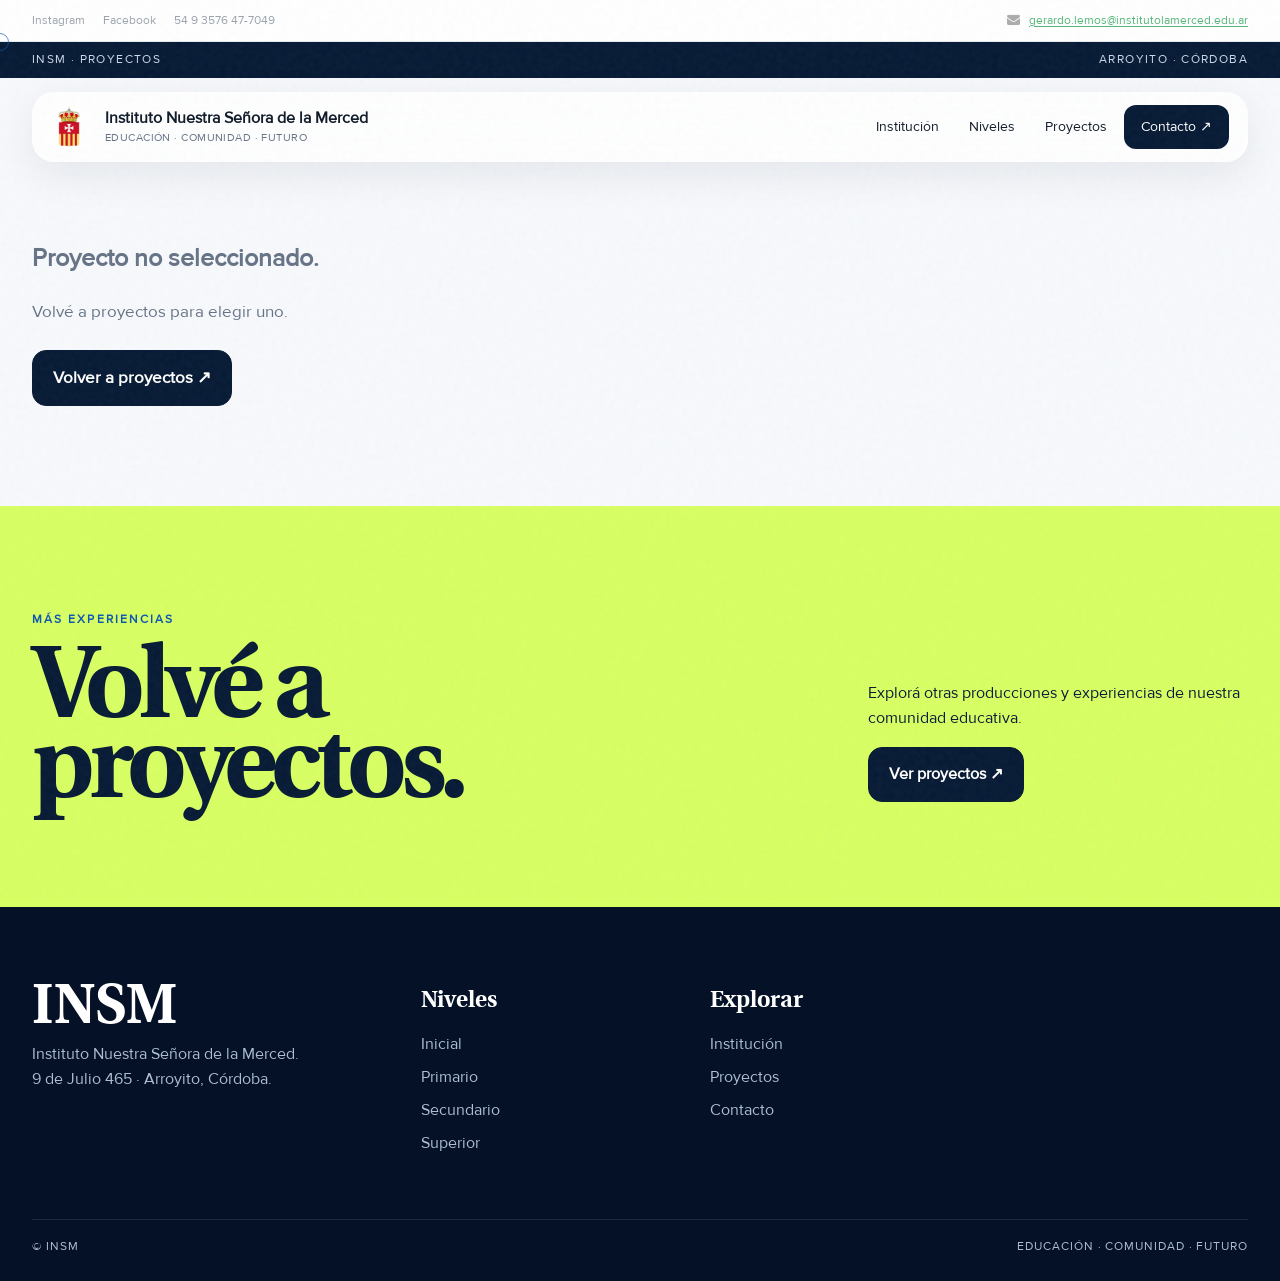
<file: Proyecto.html>
<!DOCTYPE html>
<html lang="es"><head><meta charset="utf-8"/><meta content="width=device-width,initial-scale=1" name="viewport"/><title>Proyecto · INSM</title><meta name="description" content="Proyectos y producciones del Instituto Nuestra Señora de la Merced de Arroyito, Córdoba."><link href="img/favicon.ico" rel="icon"/><link href="modern.css" rel="stylesheet"/><meta content="index,follow" name="robots"/><link rel="canonical" href="https://insm.vercel.app/Proyecto.html"><meta property="og:type" content="website"><meta property="og:title" content="Proyecto · INSM"><meta property="og:description" content="Proyectos y producciones del Instituto Nuestra Señora de la Merced de Arroyito, Córdoba."><meta property="og:url" content="https://insm.vercel.app/Proyecto.html"><meta property="og:site_name" content="INSM · Instituto Nuestra Señora de la Merced"><meta name="twitter:card" content="summary_large_image"><meta name="twitter:title" content="Proyecto · INSM"><meta name="twitter:description" content="Proyectos y producciones del Instituto Nuestra Señora de la Merced de Arroyito, Córdoba."><script type="application/ld+json">{"@context":"https://schema.org","@type":"EducationalOrganization","name":"Instituto Nuestra Señora de la Merced","alternateName":"INSM","url":"https://insm.vercel.app","address":{"@type":"PostalAddress","streetAddress":"9 de Julio 465","addressLocality":"Arroyito","addressRegion":"Córdoba","addressCountry":"AR"}}</script></head><body><div class="social-contact-bar"><div class="container social-contact-shell"><div class="social-group"><a aria-label="Instagram" href="https://www.instagram.com/mercedariasarroyito/" rel="noopener" target="_blank"<img alt="Instagram" decoding="async" loading="lazy" src="img/social/instagram.webp"/ width="64" height="64"> <span>Instagram</span></a><a aria-label="Facebook" href="https://www.facebook.com/estilomercedarioarroyito" rel="noopener" target="_blank"<img alt="Facebook" decoding="async" loading="lazy" src="img/social/facebook.webp"/ width="64" height="64"> <span>Facebook</span></a><a aria-label="WhatsApp" href="https://wa.me/5493576477049" rel="noopener" target="_blank"<img alt="WhatsApp" decoding="async" loading="lazy" src="img/social/whatsapp.webp"/ width="64" height="64"> <span>54 9 3576 47-7049</span></a></div><div class="contact-group"><a aria-label="Correo electrónico" href="mailto:gerardo.lemos@institutolamerced.edu.ar"><img alt="Gmail" decoding="async" loading="lazy" src="img/social/gmail.webp"/ width="64" height="64"> <span>gerardo.lemos@institutolamerced.edu.ar</span></a></div></div></div><div class="progress"></div><div class="cursor"></div><div class="topline"><div class="container"><span>INSM · Proyectos</span><span>Arroyito · Córdoba</span></div></div><header class="site-nav"><div class="container nav-shell"><a class="brand" href="index.html"><img alt="INSM" class="brand-mark" decoding="async" loading="lazy" src="img/logo.webp"/ width="959" height="1800"><span class="brand-text">Instituto Nuestra Señora de la Merced<small>EDUCACIÓN · COMUNIDAD · FUTURO</small></span></a><nav class="nav-links"><a href="NuestroColegio.html">Institución</a><a href="../index.html#niveles">Niveles</a><a href="Proyectos.html">Proyectos</a><a class="nav-cta" href="Contacto.html">Contacto ↗</a></nav><button aria-controls="mobileMenu" aria-expanded="false" aria-label="Abrir menú" class="menu-toggle" type="button">☰</button></div></header><div class="mobile-menu" id="mobileMenu"><a href="NuestroColegio.html">Institución</a><a href="../index.html#niveles">Niveles</a><a href="Proyectos.html">Proyectos</a><a href="Contacto.html">Contacto</a></div><main class="project-page"><div class="container" id="projectRoot"><div class="project-detail"><div><div class="eyebrow">INSM · Proyecto</div><h1>Cargando<br/><em>proyecto.</em></h1></div></div></div></main><section class="cta"><div class="container cta-grid"><div><div class="section-label">Más experiencias</div><h2>Volvé a<br/>proyectos.</h2></div><div><p>Explorá otras producciones y experiencias de nuestra comunidad educativa.</p><a class="btn" href="Proyectos.html">Ver proyectos ↗</a></div></div></section><footer class="footer"><div class="container footer-grid"><div><div class="footer-brand">INSM</div><p>Instituto Nuestra Señora de la Merced.<br/>9 de Julio 465 · Arroyito, Córdoba.</p></div><div><h3>Niveles</h3><a href="NivelInicial.html">Inicial</a><a href="NivelPrimario.html">Primario</a><a href="NivelSecundario.html">Secundario</a><a href="NivelTerciario.html">Superior</a></div><div><h3>Explorar</h3><a href="NuestroColegio.html">Institución</a><a href="Proyectos.html">Proyectos</a><a href="Contacto.html">Contacto</a></div></div><div class="container footer-bottom"><span>© INSM</span><span>Educación · Comunidad · Futuro</span></div></footer><script src="site.js"></script><script src="templates/data/proyectos-local.js"></script><script>
const params = new URLSearchParams(location.search);
const id = params.get('id') || location.hash.replace(/^#/, '');
const root = document.getElementById('projectRoot');

function escapeHtml(value) {
  return String(value ?? '').replace(/[&<>'"]/g, c => ({'&':'&amp;','<':'&lt;','>':'&gt;',"'":'&#39;','"':'&quot;'}[c]));
}
function renderProject(p) {
  if (!p) throw new Error('not found');
  const g=p.general||{}, h=p.hero||{}, a=p.academic||{};
  const fixAsset = value => { const v=String(value||''); return v.replace(/^\.\.\/img\//,'img/').replace(/^\.\/img\//,'img/'); };
  const gallery=Array.isArray(p.gallery)?p.gallery:[];
  const videos=Array.isArray(p.videos)?p.videos:[];
  const resources=Array.isArray(p.resources)?p.resources:[];
  const galleryHtml=gallery.length ? `
    <section class="section white project-gallery-section">
      <div class="container">
        <div class="section-head">
          <div><div class="section-label">Registro</div><h2 class="display">Así se <em>vivió.</em></h2></div>
          <p class="section-intro">Imágenes y producciones de esta experiencia.</p>
        </div>
        <div class="projects project-gallery-grid">
          ${gallery.map((item,i)=>{
            const image=fixAsset(typeof item==='string'?item:item.image);
            const title=typeof item==='string'?'Registro '+String(i+1).padStart(2,'0'):(item.title||'Registro '+String(i+1).padStart(2,'0'));
            const description=typeof item==='string'?'':(item.description||'');
            return `<div class="project-card project-gallery-card"><img src="${escapeHtml(image)}" alt="${escapeHtml(title)}" loading="lazy"><div class="project-body"><div class="project-meta"><span>Cortometraje</span><span>${String(i+1).padStart(2,'0')}</span></div><h3>${escapeHtml(title)}</h3>${description?`<p>${escapeHtml(description)}</p>`:''}</div></div>`;
          }).join('')}
        </div>
      </div>
    </section>` : '';
  const videosHtml=videos.length ? `
    <section class="section project-video-section">
      <div class="container">
        <div class="section-head"><div><div class="section-label">Material audiovisual</div><h2 class="display">Mirá los <em>cortos.</em></h2></div></div>
        <div class="project-video-grid">${videos.map((src,i)=>`<div class="project-video-item"><iframe src="${escapeHtml(src)}" title="Video ${i+1}" loading="lazy" allowfullscreen></iframe></div>`).join('')}</div>
      </div>
    </section>` : '';
  const resourcesHtml=resources.length ? `
    <section class="section white project-resources-section"><div class="container"><div class="section-head"><div><div class="section-label">Enlaces</div><h2 class="display">Seguí <em>explorando.</em></h2></div></div><div class="project-resources">${resources.map(r=>`<a class="btn" href="${escapeHtml(r.url)}" target="_blank" rel="noopener"<i class="${escapeHtml(r.icon||'fas fa-link')}"></i> ${escapeHtml(r.title||'Ver enlace')} ↗</a>`).join('')}</div></div></section>` : '';
  root.innerHTML=`
    <div class="project-detail">
      <div class="reveal visible"><div class="eyebrow">INSM · Proyecto</div><h1>${escapeHtml(h.titleLine1||p.title||'Proyecto')}<br><em>${escapeHtml(h.titleLine2||'')}</em></h1><p class="project-detail-text">${g.summary||''}</p><div class="project-meta-list"><div><strong>Fecha</strong><span>${escapeHtml(g.date||'')}</span></div><div><strong>Área</strong><span>${escapeHtml(a.value3||'INSM')}</span></div><div><strong>Participan</strong><span>${escapeHtml(a.value1||'')}</span></div><div><strong>Acompañamiento</strong><span>${escapeHtml(a.value2||'')}</span></div></div></div>
      <div class="reveal visible delay-1"><img class="hero-img" src="${escapeHtml(fixAsset(g.image||h.backgroundImage||'img/Convivencia.webp'))}" alt="${escapeHtml(h.titleLine1||'Proyecto')}"></div>
    </div>
    <div class="section" style="padding-bottom:0"><div class="content-grid"><aside class="content-sticky"><div class="section-label">La experiencia</div><h2>Detrás del <em>proyecto.</em></h2></aside><div class="content-body">${g.detail||''}</div></div></div>
    ${galleryHtml}${videosHtml}${resourcesHtml}`;
  document.title=(h.titleLine1||p.title||'Proyecto')+' · INSM';
}

async function loadProject(){
  if(!id){
    root.innerHTML='<div class="content-body"><h2>Proyecto no seleccionado.</h2><p>Volvé a proyectos para elegir uno.</p><a class="btn btn-dark" href="Proyectos.html">Volver a proyectos ↗</a></div>';
    return;
  }
  try {
    // Al abrir la web directamente desde la PC, usamos los datos locales.
    if (window.INSM_PROJECTS && window.INSM_PROJECTS[id]) {
      renderProject(window.INSM_PROJECTS[id]);
      return;
    }
    // Cuando la web está publicada en un servidor, usamos el JSON real.
    const response=await fetch('templates/data/proyectos/'+encodeURIComponent(id)+'.json');
    if(!response.ok) throw new Error('not found');
    renderProject(await response.json());
  } catch(error) {
    console.error(error);
    root.innerHTML='<div class="content-body"><h2>No se pudo cargar este proyecto.</h2><p>Revisá que exista su archivo JSON dentro de <strong>templates/data/proyectos/</strong>.</p><a class="btn btn-dark" href="Proyectos.html">Volver a proyectos ↗</a></div>';
  }
}
loadProject();
</script></body></html>
</file>
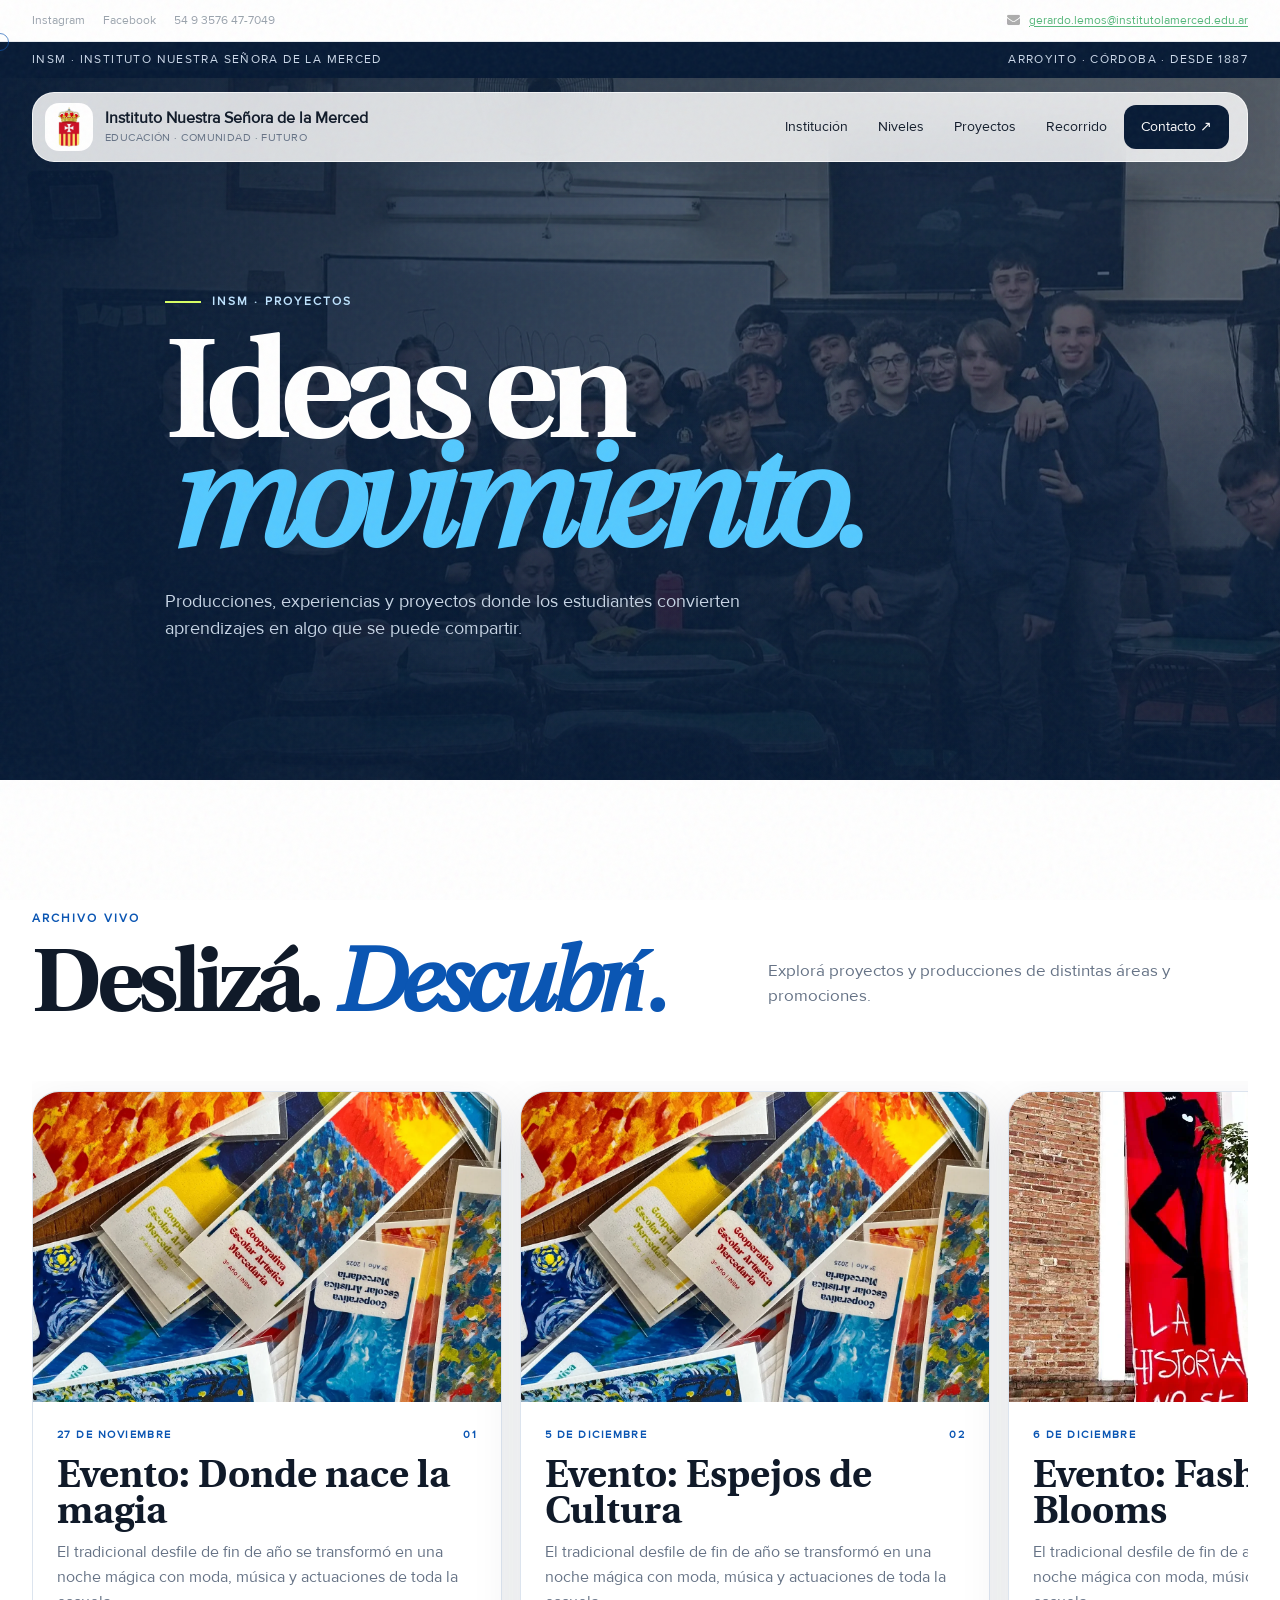
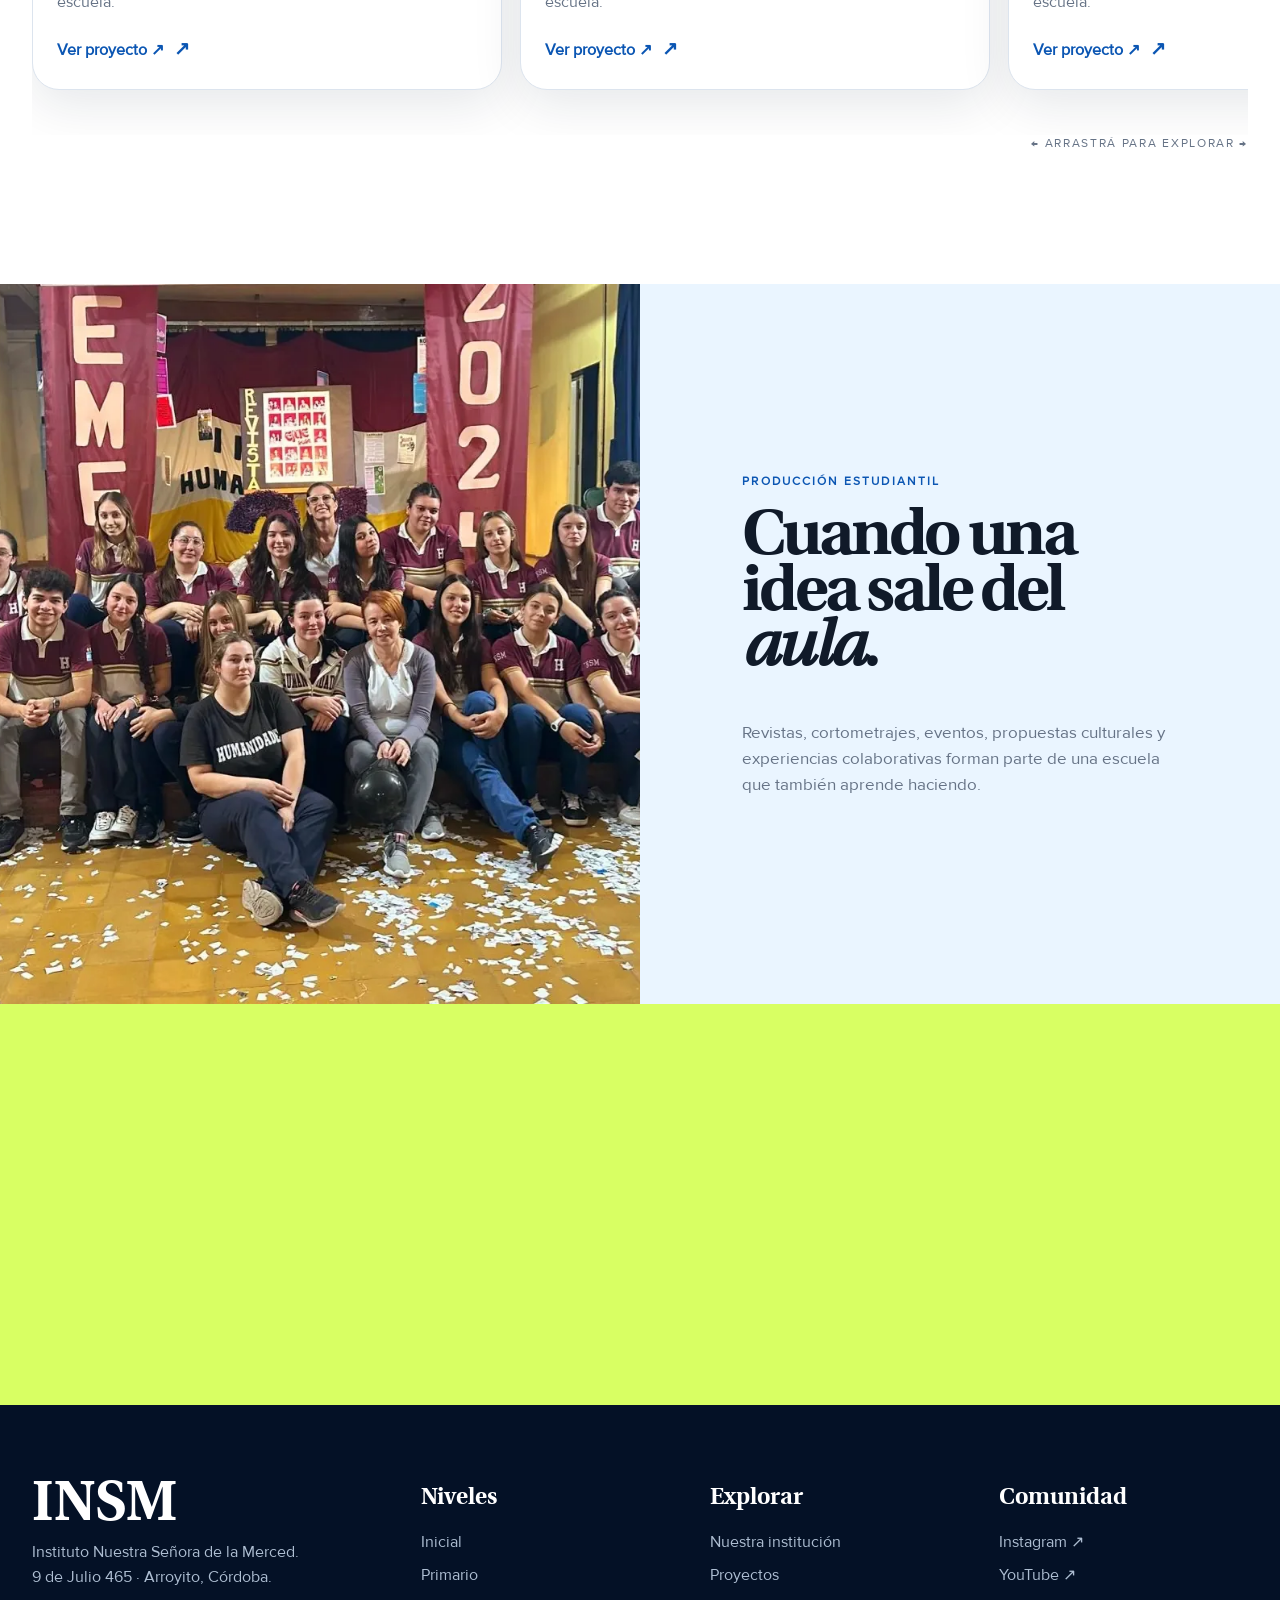
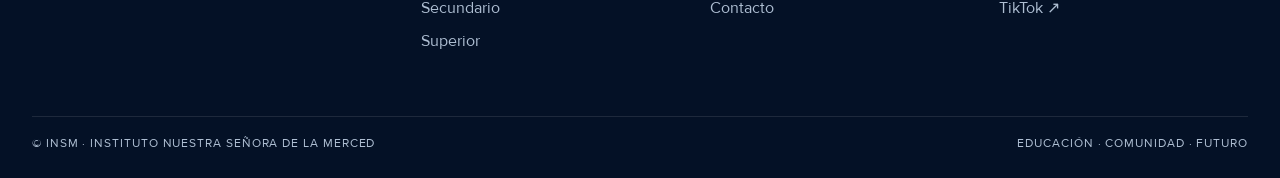
<file: Proyectos.html>
<!DOCTYPE html>
<html lang="es"><head><meta charset="utf-8"/><meta content="width=device-width,initial-scale=1" name="viewport"/><title>Proyectos · INSM</title><meta name="description" content="Proyectos, producciones y experiencias de estudiantes del Instituto Nuestra Señora de la Merced de Arroyito."><link href="img/favicon.ico" rel="icon"/><link href="modern.css" rel="stylesheet"/><meta content="index,follow" name="robots"/><link rel="canonical" href="https://insm.vercel.app/Proyectos.html"><meta property="og:type" content="website"><meta property="og:title" content="Proyectos · INSM"><meta property="og:description" content="Proyectos, producciones y experiencias de estudiantes del Instituto Nuestra Señora de la Merced de Arroyito."><meta property="og:url" content="https://insm.vercel.app/Proyectos.html"><meta property="og:site_name" content="INSM · Instituto Nuestra Señora de la Merced"><meta name="twitter:card" content="summary_large_image"><meta name="twitter:title" content="Proyectos · INSM"><meta name="twitter:description" content="Proyectos, producciones y experiencias de estudiantes del Instituto Nuestra Señora de la Merced de Arroyito."><script type="application/ld+json">{"@context":"https://schema.org","@type":"EducationalOrganization","name":"Instituto Nuestra Señora de la Merced","alternateName":"INSM","url":"https://insm.vercel.app","address":{"@type":"PostalAddress","streetAddress":"9 de Julio 465","addressLocality":"Arroyito","addressRegion":"Córdoba","addressCountry":"AR"}}</script></head><body><div class="social-contact-bar"><div class="container social-contact-shell"><div class="social-group"><a aria-label="Instagram" href="https://www.instagram.com/mercedariasarroyito/" rel="noopener" target="_blank"<img alt="Instagram" decoding="async" loading="lazy" src="img/social/instagram.webp"/ width="64" height="64"> <span>Instagram</span></a><a aria-label="Facebook" href="https://www.facebook.com/estilomercedarioarroyito" rel="noopener" target="_blank"<img alt="Facebook" decoding="async" loading="lazy" src="img/social/facebook.webp"/ width="64" height="64"> <span>Facebook</span></a><a aria-label="WhatsApp" href="https://wa.me/5493576477049" rel="noopener" target="_blank"<img alt="WhatsApp" decoding="async" loading="lazy" src="img/social/whatsapp.webp"/ width="64" height="64"> <span>54 9 3576 47-7049</span></a></div><div class="contact-group"><a aria-label="Correo electrónico" href="mailto:gerardo.lemos@institutolamerced.edu.ar"><img alt="Gmail" decoding="async" loading="lazy" src="img/social/gmail.webp"/ width="64" height="64"> <span>gerardo.lemos@institutolamerced.edu.ar</span></a></div></div></div><div class="progress"></div><div class="cursor"></div><div class="topline"><div class="container"><span>INSM · Instituto Nuestra Señora de la Merced</span><span>Arroyito · Córdoba · Desde 1887</span></div></div><header class="site-nav"><div class="container nav-shell"><a class="brand" href="index.html"><img alt="INSM" class="brand-mark" decoding="async" loading="lazy" src="img/logo.webp"/ width="959" height="1800"><span class="brand-text">Instituto Nuestra Señora de la Merced<small>EDUCACIÓN · COMUNIDAD · FUTURO</small></span></a><nav class="nav-links"><a href="NuestroColegio.html">Institución</a><a href="index.html#niveles">Niveles</a><a href="Proyectos.html">Proyectos</a><a href="index.html#recorrido">Recorrido</a><a class="nav-cta" href="Contacto.html">Contacto ↗</a></nav><button aria-controls="mobileMenu" aria-expanded="false" aria-label="Abrir menú" class="menu-toggle" type="button">☰</button></div></header><div class="mobile-menu" id="mobileMenu"><a href="NuestroColegio.html">Institución</a><a href="index.html#niveles">Niveles</a><a href="Proyectos.html">Proyectos</a><a href="index.html#recorrido">Recorrido</a><a href="Contacto.html">Contacto</a></div><main><section class="page-hero"><div class="page-hero-bg"><img alt="Proyectos INSM" data-parallax="" decoding="async" loading="eager" fetchpriority="high" src="img/Informatica 3.webp"/ width="1600" height="1200"></div><div class="container page-hero-content"><div class="eyebrow reveal">INSM · Proyectos</div><h1 class="reveal delay-1">Ideas en <em>movimiento.</em></h1><p class="reveal delay-2">Producciones, experiencias y proyectos donde los estudiantes convierten aprendizajes en algo que se puede compartir.</p></div></section><section class="section white"><div class="container"><div class="section-head"><div><div class="section-label">Archivo vivo</div><h2 class="display">Deslizá. <em>Descubrí.</em></h2></div><p class="section-intro">Explorá proyectos y producciones de distintas áreas y promociones.</p></div><div class="projects" id="projectGrid"></div><div class="drag-note">← Arrastrá para explorar →</div></div></section><section class="split-image"><div class="photo" style="background-image:url('img/EME.webp')"></div><div class="content"><div class="section-label">Producción estudiantil</div><h3>Cuando una idea sale del <em>aula.</em></h3><p>Revistas, cortometrajes, eventos, propuestas culturales y experiencias colaborativas forman parte de una escuela que también aprende haciendo.</p></div></section><section class="cta"><div class="container cta-grid"><div><div class="section-label">¿Tenés una propuesta?</div><h2>Hacé que<br/>suceda.</h2></div><div><p>Los proyectos son una oportunidad para investigar, crear, trabajar en equipo y compartir resultados.</p><a class="btn" href="Contacto.html">Contactar ↗</a></div></div></section><script src="templates/data/proyectos-local.js"></script><script>
const projectGrid = document.getElementById('projectGrid');
function renderProjects(data) {
  const arr = Array.isArray(data) ? data : (data.projects || data.proyectos || []);
  if (!arr.length) throw new Error('Sin proyectos');
  projectGrid.innerHTML = arr.map((p,i)=>{
    const url = 'Proyecto.html#' + encodeURIComponent(p.id);
    return `<a class="project-card reveal" data-tilt data-project-link href="${url}" target="_blank" rel="noopener noreferrer"><img src="${p.image||'img/Convivencia.webp'}" alt="${p.title||'Proyecto'}" loading="lazy"><div class="project-body"><div class="project-meta"><span>${p.displayDate||''}</span><span>${String(i+1).padStart(2,'0')}</span></div><h3>${p.title||'Proyecto'}</h3><p>${p.summary||''}</p><span class="project-link">Ver proyecto ↗</span></div></a>`;
  }).join('');
  // Evita que el arrastre horizontal intercepte el clic del enlace.
  projectGrid.querySelectorAll('[data-project-link]').forEach(link => {
    link.addEventListener('pointerdown', e => e.stopPropagation());
  });
  document.querySelectorAll('.reveal').forEach(e=>e.classList.add('visible'));
}
fetch('templates/data/index-proyectos.json')
  .then(r=>{ if(!r.ok) throw new Error('No se pudo cargar el índice'); return r.json(); })
  .then(renderProjects)
  .catch(error=>{
    console.warn('Usando datos locales de respaldo:', error);
    if (window.INSM_PROJECT_INDEX) renderProjects(window.INSM_PROJECT_INDEX);
    else projectGrid.innerHTML='<div class="content-body"><h2>No se pudieron cargar los proyectos.</h2><p>Falta el archivo de datos de proyectos.</p></div>';
  });
</script></main><footer class="footer"><div class="container footer-grid"><div><div class="footer-brand">INSM</div><p>Instituto Nuestra Señora de la Merced.<br/>9 de Julio 465 · Arroyito, Córdoba.</p></div><div><h3>Niveles</h3><a href="NivelInicial.html">Inicial</a><a href="NivelPrimario.html">Primario</a><a href="NivelSecundario.html">Secundario</a><a href="NivelTerciario.html">Superior</a></div><div><h3>Explorar</h3><a href="NuestroColegio.html">Nuestra institución</a><a href="Proyectos.html">Proyectos</a><a href="Contacto.html">Contacto</a></div><div><h3>Comunidad</h3><a href="https://www.instagram.com/mercedariasarroyito/" target="_blank" rel="noopener noreferrer">Instagram ↗</a><a href="https://www.youtube.com/@INSM.DIGITAL" target="_blank" rel="noopener noreferrer">YouTube ↗</a><a href="https://www.tiktok.com/@insm.digital" target="_blank" rel="noopener noreferrer">TikTok ↗</a></div></div><div class="container footer-bottom"><span>© INSM · Instituto Nuestra Señora de la Merced</span><span>Educación · Comunidad · Futuro</span></div></footer><script src="site.js"></script></body></html>
</file>
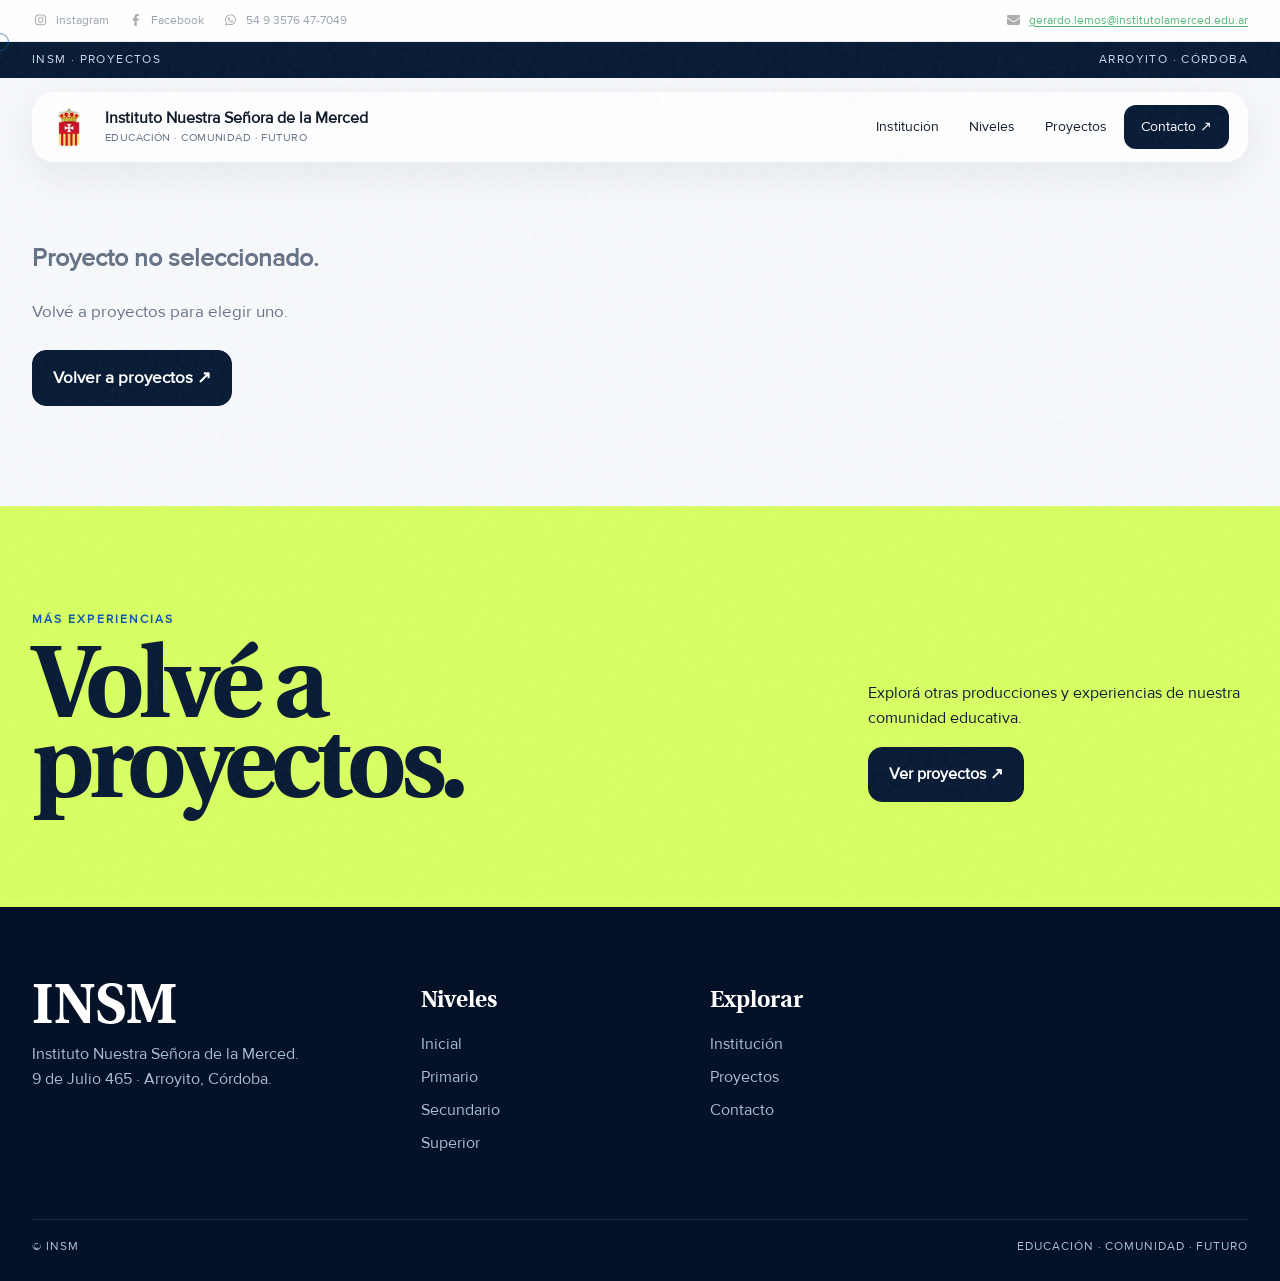
<file: templates/Proyecto.html>
<!DOCTYPE html>
<html lang="es"><head><meta charset="utf-8"/><meta content="width=device-width,initial-scale=1" name="viewport"/><title>Proyecto · INSM</title><link href="../img/favicon.ico" rel="icon"/><link href="../modern.css" rel="stylesheet"/><meta content="index,follow" name="robots"/><link href="https://elsonso1920-max.github.io/webinsm/templates/Proyecto.html" rel="canonical"/></head><body><div class="social-contact-bar"><div class="container social-contact-shell"><div class="social-group"><a aria-label="Instagram" href="https://www.instagram.com/mercedariasarroyito/" rel="noopener" target="_blank"><img alt="Instagram" decoding="async" loading="lazy" src="../img/social/instagram.webp"/> <span>Instagram</span></a><a aria-label="Facebook" href="https://www.facebook.com/estilomercedarioarroyito" rel="noopener" target="_blank"><img alt="Facebook" decoding="async" loading="lazy" src="../img/social/facebook.webp"/> <span>Facebook</span></a><a aria-label="WhatsApp" href="https://wa.me/5493576477049" rel="noopener" target="_blank"><img alt="WhatsApp" decoding="async" loading="lazy" src="../img/social/whatsapp.webp"/> <span>54 9 3576 47-7049</span></a></div><div class="contact-group"><a aria-label="Correo electrónico" href="mailto:gerardo.lemos@institutolamerced.edu.ar"><img alt="Gmail" decoding="async" loading="lazy" src="../img/social/gmail.webp"/> <span>gerardo.lemos@institutolamerced.edu.ar</span></a></div></div></div><div class="progress"></div><div class="cursor"></div><div class="topline"><div class="container"><span>INSM · Proyectos</span><span>Arroyito · Córdoba</span></div></div><header class="site-nav"><div class="container nav-shell"><a class="brand" href="../index.html"><img alt="INSM" class="brand-mark" decoding="async" loading="lazy" src="../img/logo.webp"/><span class="brand-text">Instituto Nuestra Señora de la Merced<small>EDUCACIÓN · COMUNIDAD · FUTURO</small></span></a><nav class="nav-links"><a href="../NuestroColegio.html">Institución</a><a href="../index.html#niveles">Niveles</a><a href="../Proyectos.html">Proyectos</a><a class="nav-cta" href="../Contacto.html">Contacto ↗</a></nav><button aria-controls="mobileMenu" aria-expanded="false" aria-label="Abrir menú" class="menu-toggle" type="button">☰</button></div></header><div class="mobile-menu" id="mobileMenu"><a href="../NuestroColegio.html">Institución</a><a href="../index.html#niveles">Niveles</a><a href="../Proyectos.html">Proyectos</a><a href="../Contacto.html">Contacto</a></div><main class="project-page"><div class="container" id="projectRoot"><div class="project-detail"><div><div class="eyebrow">INSM · Proyecto</div><h1>Cargando<br/><em>proyecto.</em></h1></div></div></div></main><section class="cta"><div class="container cta-grid"><div><div class="section-label">Más experiencias</div><h2>Volvé a<br/>proyectos.</h2></div><div><p>Explorá otras producciones y experiencias de nuestra comunidad educativa.</p><a class="btn" href="../Proyectos.html">Ver proyectos ↗</a></div></div></section><footer class="footer"><div class="container footer-grid"><div><div class="footer-brand">INSM</div><p>Instituto Nuestra Señora de la Merced.<br/>9 de Julio 465 · Arroyito, Córdoba.</p></div><div><h3>Niveles</h3><a href="../NivelInicial.html">Inicial</a><a href="../NivelPrimario.html">Primario</a><a href="../NivelSecundario.html">Secundario</a><a href="../NivelTerciario.html">Superior</a></div><div><h3>Explorar</h3><a href="../NuestroColegio.html">Institución</a><a href="../Proyectos.html">Proyectos</a><a href="../Contacto.html">Contacto</a></div></div><div class="container footer-bottom"><span>© INSM</span><span>Educación · Comunidad · Futuro</span></div></footer><script src="../site.js"></script><script src="data/proyectos-local.js"></script><script>
const id = new URLSearchParams(location.search).get('id');
const root = document.getElementById('projectRoot');

function escapeHtml(value) {
  return String(value ?? '').replace(/[&<>'"]/g, c => ({'&':'&amp;','<':'&lt;','>':'&gt;',"'":'&#39;','"':'&quot;'}[c]));
}
function renderProject(p) {
  if (!p) throw new Error('not found');
  const g=p.general||{}, h=p.hero||{}, a=p.academic||{};
  const gallery=Array.isArray(p.gallery)?p.gallery:[];
  const videos=Array.isArray(p.videos)?p.videos:[];
  const resources=Array.isArray(p.resources)?p.resources:[];
  const galleryHtml=gallery.length ? `
    <section class="section white project-gallery-section">
      <div class="container">
        <div class="section-head">
          <div><div class="section-label">Registro</div><h2 class="display">Así se <em>vivió.</em></h2></div>
          <p class="section-intro">Imágenes y producciones de esta experiencia.</p>
        </div>
        <div class="projects project-gallery-grid">
          ${gallery.map((item,i)=>{
            const image=typeof item==='string'?item:item.image;
            const title=typeof item==='string'?'Registro '+String(i+1).padStart(2,'0'):(item.title||'Registro '+String(i+1).padStart(2,'0'));
            const description=typeof item==='string'?'':(item.description||'');
            return `<div class="project-card project-gallery-card"><img src="${escapeHtml(image)}" alt="${escapeHtml(title)}" loading="lazy"><div class="project-body"><div class="project-meta"><span>Cortometraje</span><span>${String(i+1).padStart(2,'0')}</span></div><h3>${escapeHtml(title)}</h3>${description?`<p>${escapeHtml(description)}</p>`:''}</div></div>`;
          }).join('')}
        </div>
      </div>
    </section>` : '';
  const videosHtml=videos.length ? `
    <section class="section project-video-section">
      <div class="container">
        <div class="section-head"><div><div class="section-label">Material audiovisual</div><h2 class="display">Mirá los <em>cortos.</em></h2></div></div>
        <div class="project-video-grid">${videos.map((src,i)=>`<div class="project-video-item"><iframe src="${escapeHtml(src)}" title="Video ${i+1}" loading="lazy" allowfullscreen></iframe></div>`).join('')}</div>
      </div>
    </section>` : '';
  const resourcesHtml=resources.length ? `
    <section class="section white project-resources-section"><div class="container"><div class="section-head"><div><div class="section-label">Enlaces</div><h2 class="display">Seguí <em>explorando.</em></h2></div></div><div class="project-resources">${resources.map(r=>`<a class="btn" href="${escapeHtml(r.url)}" target="_blank" rel="noopener"><i class="${escapeHtml(r.icon||'fas fa-link')}"></i> ${escapeHtml(r.title||'Ver enlace')} ↗</a>`).join('')}</div></div></section>` : '';
  root.innerHTML=`
    <div class="project-detail">
      <div class="reveal visible"><div class="eyebrow">INSM · Proyecto</div><h1>${escapeHtml(h.titleLine1||p.title||'Proyecto')}<br><em>${escapeHtml(h.titleLine2||'')}</em></h1><p class="project-detail-text">${g.summary||''}</p><div class="project-meta-list"><div><strong>Fecha</strong><span>${escapeHtml(g.date||'')}</span></div><div><strong>Área</strong><span>${escapeHtml(a.value3||'INSM')}</span></div><div><strong>Participan</strong><span>${escapeHtml(a.value1||'')}</span></div><div><strong>Acompañamiento</strong><span>${escapeHtml(a.value2||'')}</span></div></div></div>
      <div class="reveal visible delay-1"><img class="hero-img" src="${escapeHtml(g.image||h.backgroundImage||'../img/Convivencia.webp')}" alt="${escapeHtml(h.titleLine1||'Proyecto')}"></div>
    </div>
    <div class="section" style="padding-bottom:0"><div class="content-grid"><aside class="content-sticky"><div class="section-label">La experiencia</div><h2>Detrás del <em>proyecto.</em></h2></aside><div class="content-body">${g.detail||''}</div></div></div>
    ${galleryHtml}${videosHtml}${resourcesHtml}`;
  document.title=(h.titleLine1||p.title||'Proyecto')+' · INSM';
}

async function loadProject(){
  if(!id){
    root.innerHTML='<div class="content-body"><h2>Proyecto no seleccionado.</h2><p>Volvé a proyectos para elegir uno.</p><a class="btn btn-dark" href="../Proyectos.html">Volver a proyectos ↗</a></div>';
    return;
  }
  try {
    // Al abrir la web directamente desde la PC, usamos los datos locales.
    if (window.INSM_PROJECTS && window.INSM_PROJECTS[id]) {
      renderProject(window.INSM_PROJECTS[id]);
      return;
    }
    // Cuando la web está publicada en un servidor, usamos el JSON real.
    const response=await fetch('data/proyectos/'+encodeURIComponent(id)+'.json');
    if(!response.ok) throw new Error('not found');
    renderProject(await response.json());
  } catch(error) {
    console.error(error);
    root.innerHTML='<div class="content-body"><h2>No se pudo cargar este proyecto.</h2><p>Revisá que exista su archivo JSON dentro de <strong>templates/data/proyectos/</strong>.</p><a class="btn btn-dark" href="../Proyectos.html">Volver a proyectos ↗</a></div>';
  }
}
loadProject();
</script></body></html>
</file>
<file: modern.css>
@font-face{font-family:Proxima;src:url('fonts/ProximaNova-Regular.woff2') format('woff2');font-weight:400;font-style:normal;font-display:swap}
@font-face{font-family:Heuristica;src:url('fonts/Heuristica-Bold.woff2') format('woff2');font-weight:800;font-style:normal;font-display:swap}
@font-face{font-family:Heuristica;src:url('fonts/Heuristica-Italic.woff2') format('woff2');font-weight:400;font-style:italic;font-display:swap}
:root{--navy:#071a35;--blue:#0b56b3;--cyan:#54c9ff;--sky:#eaf5ff;--paper:#f7f9fc;--white:#fff;--ink:#101a29;--muted:#667386;--line:#dce4ee;--lime:#d8ff63;--coral:#ff765b;--radius:34px;--ease:cubic-bezier(.2,.8,.2,1);--shadow:0 28px 80px rgba(7,26,53,.14)}
*{box-sizing:border-box}html{scroll-behavior:smooth}body{margin:0;background:var(--paper);color:var(--ink);font-family:Proxima,Arial,sans-serif;line-height:1.55;overflow-x:hidden}body:before{content:"";position:fixed;inset:0;pointer-events:none;z-index:9999;opacity:.055;background-image:url("data:image/svg+xml,%3Csvg viewBox='0 0 180 180' xmlns='http://www.w3.org/2000/svg'%3E%3Cfilter id='n'%3E%3CfeTurbulence type='fractalNoise' baseFrequency='.9' numOctaves='3' stitchTiles='stitch'/%3E%3C/filter%3E%3Crect width='100%25' height='100%25' filter='url(%23n)' opacity='.8'/%3E%3C/svg%3E")}a{color:inherit;text-decoration:none}img{display:block;max-width:100%}button{font:inherit}.container{width:min(1280px,calc(100% - 64px));margin:auto}.topline{height:36px;background:var(--navy);color:#cbd8e9;font-size:.72rem;letter-spacing:.12em;text-transform:uppercase;display:flex;align-items:center}.topline .container{display:flex;justify-content:space-between}.site-nav{position:fixed;top:36px;left:0;right:0;z-index:1000;padding:14px 0;transition:.45s var(--ease)}.site-nav.scrolled{top:0;padding:9px 0}.nav-shell{height:70px;background:rgba(255,255,255,.84);backdrop-filter:blur(22px);border:1px solid rgba(255,255,255,.7);box-shadow:0 12px 40px rgba(7,26,53,.08);border-radius:22px;padding:0 18px 0 12px;display:flex;align-items:center;gap:28px}.brand{display:flex;align-items:center;gap:12px;min-width:270px}.brand-mark{width:48px;height:48px;border-radius:14px;object-fit:contain;background:#fff;padding:4px}.brand-text{font-weight:800;font-size:.98rem;line-height:1.05}.brand-text small{display:block;font-weight:400;color:var(--muted);font-size:.68rem;letter-spacing:.04em;margin-top:5px}.nav-links{display:flex;align-items:center;gap:4px;margin-left:auto}.nav-links>a{font-size:.86rem;padding:10px 13px;border-radius:12px;transition:.25s}.nav-links>a:hover{background:var(--sky);color:var(--blue)}.nav-cta{background:var(--navy)!important;color:white!important;padding:11px 17px!important}.menu-toggle{display:none;border:0;background:var(--navy);color:#fff;border-radius:13px;width:45px;height:45px}.mobile-menu{position:fixed;top:116px;left:20px;right:20px;z-index:999;background:#fff;border:1px solid var(--line);border-radius:22px;padding:16px;box-shadow:var(--shadow);display:none}.mobile-menu.open{display:grid;gap:7px}.mobile-menu a{padding:13px 15px;border-radius:13px;background:var(--paper)}
.progress{position:fixed;top:0;left:0;height:3px;background:var(--lime);z-index:2000;width:0;transform-origin:left}.cursor{position:fixed;width:18px;height:18px;border:1px solid rgba(11,86,179,.65);border-radius:50%;pointer-events:none;z-index:3000;transform:translate(-50%,-50%);transition:width .2s,height .2s,background .2s;display:none}.cursor.big{width:60px;height:60px;background:rgba(84,201,255,.12)}
.hero{min-height:100svh;background:var(--navy);color:white;position:relative;display:flex;align-items:flex-end;overflow:hidden;padding:170px 0 72px}.hero-bg{position:absolute;inset:0;overflow:hidden}.hero-bg img{position:absolute;inset:-4%;width:108%;height:108%;object-fit:cover;opacity:.43;filter:saturate(.9);transform:scale(1.02)}.hero-bg:after{content:"";position:absolute;inset:0;background:linear-gradient(90deg,rgba(7,26,53,.98) 0%,rgba(7,26,53,.72) 38%,rgba(7,26,53,.22) 100%),linear-gradient(0deg,rgba(7,26,53,.9),transparent 55%)}.hero-grid{position:relative;z-index:2;display:grid;grid-template-columns:minmax(0,1.25fr) minmax(280px,.55fr);gap:70px;align-items:end}.eyebrow{display:flex;align-items:center;gap:11px;text-transform:uppercase;letter-spacing:.18em;font-size:.72rem;font-weight:800;color:#bfe4ff}.eyebrow:before{content:"";width:36px;height:2px;background:var(--lime)}.hero h1{font-family:Heuristica,serif;font-size:clamp(5rem,11vw,11.5rem);font-weight:800;line-height:.79;letter-spacing:-.07em;margin:25px 0 34px;max-width:1000px}.hero h1 .line{display:block}.hero h1 .blue{color:var(--cyan);font-style:italic}.hero-copy{font-size:1.1rem;color:#c7d4e5;max-width:600px}.hero-actions{display:flex;gap:12px;flex-wrap:wrap;margin-top:28px}.btn{display:inline-flex;align-items:center;justify-content:center;gap:10px;border-radius:14px;padding:14px 20px;border:1px solid var(--line);font-weight:800;transition:transform .25s var(--ease),background .25s,color .25s,box-shadow .25s}.btn:hover{transform:translateY(-3px)}.btn-primary{background:var(--lime);border-color:var(--lime);color:var(--navy);box-shadow:0 10px 30px rgba(216,255,99,.15)}.btn-dark{background:var(--navy);color:#fff;border-color:var(--navy)}.btn-ghost{background:rgba(255,255,255,.1);border-color:rgba(255,255,255,.22);color:#fff}.hero-side{border-left:1px solid rgba(255,255,255,.2);padding-left:28px}.hero-side .number{font-family:Heuristica;font-size:5rem;line-height:.8;color:var(--lime)}.hero-side p{color:#bac9dc;max-width:280px}.scroll-cue{position:absolute;right:32px;bottom:34px;z-index:3;writing-mode:vertical-rl;text-transform:uppercase;letter-spacing:.18em;font-size:.67rem;color:#bcd0e5;display:flex;gap:12px;align-items:center}.scroll-cue:after{content:"";height:55px;width:1px;background:#bcd0e5}
.section{padding:130px 0}.section.white{background:#fff}.section.dark{background:var(--navy);color:#fff}.section.blue{background:var(--blue);color:#fff}.section-head{display:flex;justify-content:space-between;gap:50px;align-items:end;margin-bottom:54px}.section-label{font-size:.72rem;text-transform:uppercase;letter-spacing:.18em;font-weight:800;color:var(--blue);margin-bottom:13px}.dark .section-label,.blue .section-label{color:var(--lime)}h2.display{font-family:Heuristica;font-size:clamp(3.5rem,7vw,7.5rem);line-height:.86;letter-spacing:-.06em;margin:0}h2.display em{color:var(--blue);font-style:italic}.dark h2.display em,.blue h2.display em{color:var(--cyan)}.section-intro{max-width:480px;color:var(--muted);font-size:1.04rem}.dark .section-intro,.blue .section-intro{color:#c8d7e8}
.manifesto{display:grid;grid-template-columns:.55fr 1.45fr;gap:70px;align-items:start}.manifesto-mark{font-family:Heuristica;font-size:10rem;line-height:.65;color:var(--blue);opacity:.12}.manifesto-text{font-family:Heuristica;font-size:clamp(2.6rem,5vw,5.5rem);line-height:.97;letter-spacing:-.045em;margin:0}.manifesto-text span{color:var(--blue);font-style:italic}.mini-note{margin-top:35px;display:flex;gap:18px;align-items:center;color:var(--muted);font-size:.9rem}.mini-note:before{content:"";width:44px;height:1px;background:var(--blue)}
.levels{display:grid;grid-template-columns:repeat(4,1fr);gap:12px}.level-card{min-height:570px;position:relative;overflow:hidden;border-radius:26px;color:#fff;background:var(--navy);isolation:isolate}.level-card:nth-child(2){transform:translateY(45px)}.level-card:nth-child(4){transform:translateY(85px)}.level-card:before{content:"";position:absolute;inset:0;background:linear-gradient(180deg,rgba(7,26,53,.02) 20%,rgba(7,26,53,.93) 100%);z-index:1}.level-card img{position:absolute;inset:0;width:100%;height:100%;object-fit:cover;transition:transform .9s var(--ease),filter .5s}.level-card:hover img{transform:scale(1.08);filter:saturate(1.1)}.level-card .num{position:absolute;top:22px;left:22px;z-index:2;font-size:.7rem;letter-spacing:.16em}.level-card-content{position:absolute;left:25px;right:25px;bottom:24px;z-index:2}.level-card h3{font-family:Heuristica;font-size:3rem;line-height:.9;margin:0 0 10px}.level-card p{color:#d5e1ef;min-height:49px;margin:0}.level-card .go{display:flex;align-items:center;justify-content:space-between;margin-top:24px;padding-top:15px;border-top:1px solid rgba(255,255,255,.2);font-weight:800}.go span:last-child{width:40px;height:40px;border-radius:50%;background:var(--lime);color:var(--navy);display:grid;place-items:center;transition:.3s}.level-card:hover .go span:last-child{transform:rotate(-45deg)}
.story{display:grid;grid-template-columns:.85fr 1.15fr;gap:80px;align-items:center}.story-media{position:relative}.story-media img{width:100%;height:650px;object-fit:cover;border-radius:30px}.story-sticker{position:absolute;right:-25px;top:55px;width:135px;height:135px;border-radius:50%;background:var(--lime);color:var(--navy);display:grid;place-items:center;text-align:center;font-weight:800;font-size:.78rem;line-height:1.1;transform:rotate(10deg)}.story-copy h3{font-family:Heuristica;font-size:clamp(2.5rem,5vw,5rem);line-height:.9;margin:0 0 25px;letter-spacing:-.05em}.story-copy p{font-size:1.08rem;color:var(--muted);max-width:620px}.stats{display:grid;grid-template-columns:repeat(3,1fr);gap:10px;margin-top:38px}.stat{padding:20px;border-top:2px solid var(--blue)}.stat strong{font-family:Heuristica;font-size:2.5rem;display:block}.stat span{color:var(--muted);font-size:.82rem}
.marquee{overflow:hidden;border-top:1px solid var(--line);border-bottom:1px solid var(--line);white-space:nowrap;background:#fff}.marquee-track{display:inline-flex;animation:marquee 28s linear infinite;padding:17px 0}.marquee-item{font-family:Heuristica;font-size:clamp(2rem,4vw,4rem);letter-spacing:-.03em;padding:0 22px}.marquee-item i{color:var(--blue);font-style:normal}@keyframes marquee{to{transform:translateX(-50%)}}
.projects-wrap{position:relative}.projects{display:flex;gap:18px;overflow-x:auto;padding:10px 0 45px;scroll-snap-type:x mandatory;scrollbar-width:none;cursor:grab}.projects:active{cursor:grabbing}.projects::-webkit-scrollbar{display:none}.project-card{flex:0 0 min(470px,72vw);scroll-snap-align:start;border-radius:27px;background:#fff;overflow:hidden;box-shadow:0 15px 50px rgba(7,26,53,.1);border:1px solid var(--line);transition:transform .35s var(--ease)}.project-card:hover{transform:translateY(-8px)}.project-card img{height:310px;width:100%;object-fit:cover}.project-body{padding:24px}.project-meta{display:flex;justify-content:space-between;color:var(--blue);font-size:.7rem;text-transform:uppercase;letter-spacing:.13em;font-weight:800}.project-card h3{font-family:Heuristica;font-size:2.35rem;line-height:.94;margin:13px 0}.project-card p{color:var(--muted);margin:0}.project-link{display:inline-flex;margin-top:21px;font-weight:800;color:var(--blue);align-items:center;gap:10px}.project-link:after{content:"↗";font-size:1.2rem}.drag-note{text-align:right;color:var(--muted);font-size:.75rem;text-transform:uppercase;letter-spacing:.14em}
.split-image{display:grid;grid-template-columns:1fr 1fr;min-height:720px}.split-image .photo{background-size:cover;background-position:center;min-height:500px}.split-image .content{padding:100px clamp(35px,8vw,120px);display:flex;flex-direction:column;justify-content:center;background:var(--sky)}.split-image h3{font-family:Heuristica;font-size:clamp(3rem,5vw,6rem);line-height:.88;letter-spacing:-.05em;margin:0 0 25px}.split-image p{max-width:530px;color:var(--muted);font-size:1.05rem}.pill-row{display:flex;gap:8px;flex-wrap:wrap;margin-top:25px}.pill{border:1px solid #cbd8e6;border-radius:999px;padding:8px 13px;font-size:.78rem;background:#fff}
.quote-section{padding:140px 0;background:var(--navy);color:#fff;position:relative;overflow:hidden}.quote-section:before{content:"“";position:absolute;font-family:Heuristica;font-size:45rem;line-height:.6;right:-30px;top:45px;color:rgba(84,201,255,.08)}.quote{position:relative;z-index:1;font-family:Heuristica;font-size:clamp(3rem,6vw,7rem);line-height:.9;letter-spacing:-.05em;max-width:1080px}.quote em{color:var(--lime);font-style:italic}.quote-author{margin-top:35px;color:#b7c7da;font-size:.82rem;letter-spacing:.12em;text-transform:uppercase}
.tour{background:#fff}.tour-frame{background:var(--navy);padding:10px;border-radius:34px;box-shadow:var(--shadow)}.tour-frame iframe{width:100%;height:620px;border:0;border-radius:25px;display:block;background:#10243e}.tour-controls{display:flex;justify-content:space-between;align-items:center;margin-top:18px;color:var(--muted);font-size:.8rem}
.cta{background:var(--lime);color:var(--navy);padding:105px 0}.cta-grid{display:flex;justify-content:space-between;gap:50px;align-items:end}.cta h2{font-family:Heuristica;font-size:clamp(4rem,8vw,9rem);line-height:.78;letter-spacing:-.06em;margin:0}.cta p{max-width:380px;font-size:1rem}.cta .btn{background:var(--navy);border-color:var(--navy);color:#fff}
.footer{background:#041126;color:#aebed2;padding:75px 0 25px}.footer-grid{display:grid;grid-template-columns:1.4fr 1fr 1fr 1fr;gap:40px}.footer h3{color:#fff;font-family:Heuristica;font-size:1.45rem;margin:0 0 15px}.footer a{display:block;margin:8px 0;transition:.2s}.footer a:hover{color:var(--lime);transform:translateX(4px)}.footer-brand{font-family:Heuristica;color:#fff;font-size:3.5rem;line-height:.8}.footer-bottom{border-top:1px solid rgba(255,255,255,.1);margin-top:55px;padding-top:18px;display:flex;justify-content:space-between;font-size:.72rem;letter-spacing:.08em;text-transform:uppercase}
/* interior pages */
.page-hero{min-height:78svh;background:var(--navy);color:#fff;position:relative;display:flex;align-items:end;overflow:hidden;padding:170px 0 75px}.page-hero-bg{position:absolute;inset:0}.page-hero-bg img{width:100%;height:100%;object-fit:cover;opacity:.45}.page-hero-bg:after{content:"";position:absolute;inset:0;background:linear-gradient(90deg,rgba(7,26,53,.97),rgba(7,26,53,.45),rgba(7,26,53,.2)),linear-gradient(0deg,rgba(7,26,53,.85),transparent 60%)}.page-hero-content{position:relative;z-index:2;max-width:950px}.page-hero h1{font-family:Heuristica;font-size:clamp(5rem,11vw,11rem);line-height:.78;letter-spacing:-.07em;margin:22px 0}.page-hero h1 em{color:var(--cyan);font-style:italic}.page-hero p{max-width:650px;color:#c8d6e6;font-size:1.1rem}.section-nav{position:relative;z-index:5;background:#fff;border-bottom:1px solid var(--line);position:sticky;top:0}.section-nav .container{display:flex;gap:4px;overflow:auto}.section-nav a{white-space:nowrap;padding:15px 17px;font-size:.78rem;font-weight:800;color:var(--muted)}.section-nav a:hover{color:var(--blue)}.feature-cards{display:grid;grid-template-columns:repeat(3,1fr);gap:12px}.feature-card{background:#fff;border:1px solid var(--line);border-radius:27px;padding:32px;min-height:270px;transition:.4s var(--ease)}.feature-card:hover{transform:translateY(-7px);box-shadow:var(--shadow)}.feature-card .big-num{font-family:Heuristica;font-size:3.2rem;color:var(--blue);line-height:.8}.feature-card h3{font-family:Heuristica;font-size:2rem;line-height:.9;margin:28px 0 12px}.feature-card p,.feature-card li{color:var(--muted)}.feature-card ul{padding-left:19px}.content-grid{display:grid;grid-template-columns:.75fr 1.25fr;gap:80px}.content-sticky{position:sticky;top:105px;align-self:start}.content-sticky h2{font-family:Heuristica;font-size:clamp(3rem,5vw,5.5rem);line-height:.87;letter-spacing:-.05em;margin:0}.content-body{font-size:1.05rem;color:var(--muted)}.content-body p{margin-top:0;margin-bottom:25px}.content-body h3{font-family:Heuristica;color:var(--ink);font-size:2rem;margin:35px 0 10px}.info-block{border-top:1px solid var(--line);padding:22px 0;display:grid;grid-template-columns:.7fr 1.3fr;gap:20px}.info-block strong{color:var(--ink)}.info-block span{color:var(--muted)}.timeline{position:relative;margin-top:40px}.timeline:before{content:"";position:absolute;left:22px;top:0;bottom:0;width:2px;background:#cbd8e7}.timeline-item{position:relative;padding:0 0 55px 75px}.timeline-item:before{content:"";position:absolute;left:13px;top:4px;width:20px;height:20px;border-radius:50%;background:var(--lime);border:5px solid var(--navy)}.timeline-item .year{font-family:Heuristica;font-size:3rem;color:var(--blue);line-height:.8}.timeline-item h3{font-family:Heuristica;font-size:1.8rem;margin:13px 0 5px}.timeline-item p{color:var(--muted);margin:0}.doc-grid{display:grid;grid-template-columns:repeat(2,1fr);gap:12px}.doc{padding:22px;border:1px solid var(--line);border-radius:18px;background:#fff;display:flex;justify-content:space-between;align-items:center;font-weight:800}.doc span{color:var(--blue);font-size:1.3rem}.contact-cards{display:grid;grid-template-columns:repeat(2,1fr);gap:14px}.contact-card{padding:27px;background:#fff;border:1px solid var(--line);border-radius:24px}.contact-card h3{font-family:Heuristica;font-size:2rem;margin:0 0 8px}.contact-card p{color:var(--muted);margin:0}.project-page{padding:140px 0 100px}.project-detail{display:grid;grid-template-columns:1fr .7fr;gap:60px}.project-detail h1{font-family:Heuristica;font-size:clamp(4rem,8vw,8rem);line-height:.8;letter-spacing:-.06em;margin:0 0 25px}.project-detail .hero-img{height:620px;width:100%;object-fit:cover;border-radius:30px}.project-meta-list{border-top:1px solid var(--line);margin-top:35px}.project-meta-list div{display:flex;justify-content:space-between;border-bottom:1px solid var(--line);padding:15px 0;font-size:.88rem}.project-detail-text{color:var(--muted);font-size:1.05rem}.reveal{opacity:0;transform:translateY(35px);transition:opacity .8s var(--ease),transform .8s var(--ease)}.reveal.visible{opacity:1;transform:none}.delay-1{transition-delay:.08s}.delay-2{transition-delay:.16s}.delay-3{transition-delay:.24s}
@media(max-width:1050px){.container{width:min(100% - 40px,1280px)}.nav-links{display:none}.menu-toggle{display:block;margin-left:auto}.brand{min-width:0}.hero-grid,.story,.content-grid,.project-detail{grid-template-columns:1fr}.hero{padding-top:145px}.hero-side{border-left:0;border-top:1px solid rgba(255,255,255,.2);padding:25px 0 0}.levels{grid-template-columns:repeat(2,1fr)}.level-card:nth-child(2),.level-card:nth-child(4){transform:none}.story-media img{height:500px}.split-image{grid-template-columns:1fr}.split-image .content{min-height:520px}.feature-cards{grid-template-columns:1fr 1fr}.footer-grid{grid-template-columns:1.5fr 1fr 1fr}.footer-grid>div:last-child{grid-column:2}.content-sticky{position:static}.project-detail .hero-img{height:500px}}
@media(max-width:650px){.container{width:calc(100% - 28px)}.topline{display:none}.site-nav{top:0;padding:10px}.site-nav.scrolled{padding:7px 0}.nav-shell{height:62px;border-radius:18px}.brand-mark{width:42px;height:42px}.brand-text{font-size:.85rem}.brand-text small{font-size:.6rem}.mobile-menu{top:82px}.hero{min-height:760px;padding:125px 0 55px}.hero h1{font-size:clamp(4.2rem,19vw,7rem);margin:22px 0}.hero-copy{font-size:1rem}.hero-side .number{font-size:4rem}.scroll-cue{display:none}.section{padding:80px 0}.section-head{display:block;margin-bottom:36px}.section-head .btn{margin-top:22px}.manifesto{grid-template-columns:1fr;gap:10px}.manifesto-mark{display:none}.manifesto-text{font-size:2.8rem}.levels{grid-template-columns:1fr}.level-card{min-height:460px}.story{gap:40px}.story-media img{height:390px}.story-sticker{width:105px;height:105px;right:-8px;top:20px;font-size:.68rem}.stats{grid-template-columns:1fr 1fr}.stat:last-child{grid-column:span 2}.project-card{flex-basis:86vw}.project-card img{height:245px}.split-image .content{padding:70px 24px}.quote-section{padding:90px 0}.quote{font-size:3rem}.tour-frame iframe{height:420px}.cta{padding:80px 0}.cta-grid{display:block}.cta h2{font-size:5rem;margin-bottom:35px}.footer-grid{grid-template-columns:1fr 1fr}.footer-grid>div:first-child{grid-column:span 2}.footer-grid>div:last-child{grid-column:auto}.footer-brand{font-size:3rem}.footer-bottom{display:block}.footer-bottom span{display:block;margin:6px 0}.page-hero{min-height:700px;padding:130px 0 55px}.page-hero h1{font-size:clamp(4.4rem,18vw,7rem)}.feature-cards,.contact-cards,.doc-grid{grid-template-columns:1fr}.info-block{grid-template-columns:1fr;gap:7px}.timeline-item{padding-left:55px}.timeline:before{left:16px}.timeline-item:before{left:7px}.project-page{padding:110px 0 70px}.project-detail .hero-img{height:360px}.project-detail h1{font-size:4.4rem}}
@media(prefers-reduced-motion:reduce){*,*:before,*:after{scroll-behavior:auto!important;animation:none!important;transition:none!important}}

/* Barra superior de redes y contacto — agregado sin alterar los estilos existentes */
.social-contact-bar{height:42px;background:#fff;border-bottom:1px solid #e7ebef;position:relative;z-index:1002;color:#9aa3ad;font-size:.72rem;}
.social-contact-shell{height:100%;display:flex;align-items:center;justify-content:space-between;gap:28px;overflow:hidden;}
.social-group,.contact-group{display:flex;align-items:center;gap:18px;white-space:nowrap;}
.social-group a,.contact-group a{display:inline-flex;align-items:center;gap:7px;color:#9aa3ad;transition:.2s;}
.social-group a:hover,.contact-group a:hover{color:#54b77a;}
.social-group img,.contact-group img{width:17px;height:17px;object-fit:contain;opacity:.78;}
.contact-group a{color:#54b77a;text-decoration:underline;text-underline-offset:2px;}
.site-nav{top:78px;}
@media(max-width:650px){
  .social-contact-bar{height:46px;font-size:.66rem;}
  .social-contact-shell{width:100%;padding:0 14px;justify-content:flex-start;overflow-x:auto;gap:20px;}
  .social-group,.contact-group{gap:13px;}
  .social-group a,.contact-group a{gap:5px;}
  .social-group img,.contact-group img{width:16px;height:16px;}
  .site-nav{top:46px;}
  .site-nav.scrolled{top:0;}
}


/* ===== Inscripciones ===== */
.enrollment-section{background:var(--paper)}
.enrollment-layout{display:grid;grid-template-columns:.72fr 1.28fr;gap:55px;align-items:start}
.enrollment-intro{position:sticky;top:115px}
.enrollment-intro h3{font-family:Heuristica;font-size:clamp(2.8rem,5vw,5rem);line-height:.9;letter-spacing:-.05em;margin:0 0 22px}
.enrollment-intro h3 em{color:var(--blue);font-style:italic}
.enrollment-intro p{color:var(--muted);max-width:470px}
.enrollment-note{margin-top:28px;padding:20px;border-left:3px solid var(--lime);background:#fff;border-radius:0 16px 16px 0;color:var(--muted);font-size:.9rem}
.enrollment-form{background:#fff;border:1px solid var(--line);border-radius:30px;padding:35px;box-shadow:0 18px 55px rgba(7,26,53,.07)}
.form-step{display:none}.form-step.active{display:block}
.form-section-title{font-family:Heuristica;font-size:2.25rem;line-height:.95;margin:0 0 8px}
.form-section-subtitle{color:var(--muted);margin:0 0 28px}
.form-grid{display:grid;grid-template-columns:repeat(2,minmax(0,1fr));gap:17px}
.form-field{display:flex;flex-direction:column;gap:7px}
.form-field.full{grid-column:1/-1}
.form-field label{font-size:.78rem;font-weight:800;letter-spacing:.04em}
.form-field input,.form-field select,.form-field textarea{width:100%;border:1px solid var(--line);background:#fbfcfe;color:var(--ink);border-radius:13px;padding:13px 14px;font:inherit;outline:none;transition:.2s}
.form-field input:focus,.form-field select:focus,.form-field textarea:focus{border-color:var(--blue);box-shadow:0 0 0 4px rgba(11,86,179,.08);background:#fff}
.form-field input[readonly]{background:#f1f5f9;color:var(--muted)}
.radio-row{display:flex;gap:10px;flex-wrap:wrap}
.radio-option{position:relative}.radio-option input{position:absolute;opacity:0;pointer-events:none}
.radio-option label{display:block;border:1px solid var(--line);border-radius:13px;padding:11px 16px;background:#fbfcfe;cursor:pointer;font-weight:800;color:var(--muted);transition:.2s}
.radio-option input:checked+label{background:var(--navy);border-color:var(--navy);color:#fff}
.level-selector{display:grid;grid-template-columns:repeat(4,1fr);gap:10px;margin-bottom:28px}
.level-selector label{display:block}.level-selector input{position:absolute;opacity:0;pointer-events:none}
.level-selector span{display:flex;align-items:center;justify-content:center;min-height:58px;text-align:center;border:1px solid var(--line);border-radius:15px;padding:10px;background:#fbfcfe;font-weight:800;cursor:pointer;transition:.2s}
.level-selector input:checked+span{background:var(--blue);border-color:var(--blue);color:#fff;transform:translateY(-2px)}
.conditional{display:none;margin-top:25px;padding-top:25px;border-top:1px solid var(--line)}
.conditional.visible{display:block}
.form-actions{display:flex;justify-content:space-between;gap:12px;margin-top:30px;padding-top:24px;border-top:1px solid var(--line)}
.form-message{display:none;margin-top:20px;padding:15px 17px;border-radius:14px;font-weight:800}
.form-message.success{display:block;background:#eef9e8;color:#285a1f;border:1px solid #cde8c5}
.form-message.error{display:block;background:#fff2ef;color:#8b2d20;border:1px solid #f2c6bd}
@media(max-width:1050px){.enrollment-layout{grid-template-columns:1fr}.enrollment-intro{position:static}.level-selector{grid-template-columns:repeat(2,1fr)}}
@media(max-width:650px){.enrollment-form{padding:22px}.form-grid{grid-template-columns:1fr}.form-field.full{grid-column:auto}.level-selector{grid-template-columns:1fr 1fr}.form-actions{flex-direction:column}.form-actions .btn{width:100%}}

/* Detalle de proyectos: galería y material audiovisual */
.project-gallery-grid{display:grid!important;grid-template-columns:repeat(3,minmax(0,1fr));gap:22px;overflow:visible!important}
.project-gallery-card{display:block!important;overflow:hidden}
.project-gallery-card .project-body{padding:18px 20px 20px}
.project-gallery-card h3{margin:8px 0 0}
.project-video-grid{display:grid;grid-template-columns:repeat(2,minmax(0,1fr));gap:24px}
.project-video-item{position:relative;aspect-ratio:16/9;background:#111;overflow:hidden}
.project-video-item iframe{width:100%;height:100%;border:0}
.project-resources{display:flex;flex-wrap:wrap;gap:14px}
@media(max-width:800px){.project-gallery-grid,.project-video-grid{grid-template-columns:1fr}}

/* Inscripciones a especialidades */
.specialty-section{background:#f7f9fc}
.specialty-cards{display:grid;grid-template-columns:repeat(2,minmax(0,1fr));gap:22px}
.specialty-card{display:grid;grid-template-columns:auto 1fr;gap:22px;padding:30px;background:#fff;border:1px solid var(--line);border-radius:26px;box-shadow:0 16px 45px rgba(7,26,53,.06)}
.specialty-icon{width:58px;height:58px;border-radius:18px;background:var(--navy);color:#fff;display:flex;align-items:center;justify-content:center;font-weight:900;font-size:1.15rem}
.specialty-card h3{font-family:Heuristica;font-size:2rem;line-height:1;margin:6px 0 12px}
.specialty-card p{color:var(--muted);line-height:1.7;margin:0 0 20px}
.specialty-panel{margin-top:28px;padding:32px;background:#fff;border:1px solid var(--line);border-radius:30px;display:none;box-shadow:0 20px 60px rgba(7,26,53,.08)}
.specialty-panel.open{display:block}
.specialty-panel-head{display:flex;justify-content:space-between;gap:20px;align-items:flex-start;margin-bottom:24px}
.specialty-panel-head h3,.specialty-inner-form h4{font-family:Heuristica;font-size:2.35rem;line-height:.95;margin:6px 0 0}
.panel-close{border:0;background:#f1f4f8;width:42px;height:42px;border-radius:50%;font-size:1.6rem;cursor:pointer;color:var(--ink)}
.verify-box,.specialty-inner-form{padding:24px;border:1px solid var(--line);border-radius:20px;background:#fbfcfe}
.verify-box>p{color:var(--muted);line-height:1.7;margin-top:0}
.specialty-inner-form h4{margin-bottom:25px}
@media(max-width:800px){.specialty-cards{grid-template-columns:1fr}.specialty-card{grid-template-columns:1fr}.specialty-panel{padding:22px}}

/* ===== Nivel Inicial 2026 ===== */
.initial-hero .page-hero-content h1{max-width:900px}
.initial-hero .page-hero-content h1 em,.initial-closing-card h2 em,.initial-highlight h3 em,.initial-intro .display em,.initial-fields .display em,.initial-news .display em,.initial-closing-card h2 em{font-style:italic;color:var(--lime)}
.initial-hero-tags{display:flex;flex-wrap:wrap;gap:9px;margin-top:28px}
.initial-hero-tags span{padding:8px 13px;border:1px solid rgba(255,255,255,.3);border-radius:999px;background:rgba(255,255,255,.08);font-size:.74rem;font-weight:800;letter-spacing:.04em;backdrop-filter:blur(8px)}
.initial-subject-grid{display:grid;grid-template-columns:repeat(3,minmax(0,1fr));gap:12px}
.initial-subject-grid span{padding:19px 20px;border:1px solid var(--line);border-radius:17px;background:#fbfcfe;font-weight:800;transition:.2s}
.initial-subject-grid span:hover{transform:translateY(-3px);border-color:var(--blue);box-shadow:0 12px 30px rgba(7,26,53,.07)}
.initial-highlight .content p{max-width:620px}
.initial-timeline{display:grid;gap:0;border-left:2px solid var(--line)}
.initial-timeline>div{position:relative;padding:0 0 32px 35px}
.initial-timeline>div:last-child{padding-bottom:0}
.initial-timeline>div:before{content:"";position:absolute;left:-7px;top:5px;width:12px;height:12px;border-radius:50%;background:var(--blue);box-shadow:0 0 0 5px var(--paper)}
.initial-timeline strong{display:block;font-size:1.35rem;letter-spacing:.04em;color:var(--blue);margin-bottom:7px}
.initial-timeline p{margin:0;color:var(--muted);line-height:1.75}
.initial-support-grid{display:grid;grid-template-columns:repeat(3,minmax(0,1fr));gap:20px}
.initial-support-grid article{padding:29px;border:1px solid var(--line);border-radius:24px;background:#fff;box-shadow:0 15px 45px rgba(7,26,53,.05)}
.initial-support-grid article>span{display:inline-flex;align-items:center;justify-content:center;min-width:45px;height:30px;padding:0 10px;border-radius:999px;background:var(--navy);color:#fff;font-size:.7rem;font-weight:900;letter-spacing:.06em}
.initial-support-grid h3{font-family:Heuristica;font-size:1.85rem;line-height:1;margin:17px 0 11px}
.initial-support-grid p{color:var(--muted);line-height:1.7;margin:0}
.initial-news{background:var(--paper)}
.news-card{display:grid;grid-template-columns:150px 1fr;gap:35px;align-items:start;padding:35px;border:1px solid var(--line);border-radius:30px;background:#fff;box-shadow:0 18px 55px rgba(7,26,53,.06)}
.news-number{font-family:Heuristica;font-size:3rem;line-height:1;color:var(--blue);font-weight:700}
.news-card h3{font-family:Heuristica;font-size:2.5rem;line-height:1;margin:0 0 15px}
.news-card p{color:var(--muted);line-height:1.75;margin:0 0 12px;max-width:820px}
.initial-info-grid{display:grid;grid-template-columns:repeat(4,minmax(0,1fr));gap:18px}
.initial-info-grid article{padding:27px;border:1px solid var(--line);border-radius:23px;background:#fbfcfe}
.info-icon{font-size:.72rem;font-weight:900;color:var(--blue);letter-spacing:.08em;margin-bottom:24px}
.initial-info-grid h3{font-family:Heuristica;font-size:1.75rem;margin:0 0 14px}
.initial-info-grid p{color:var(--muted);line-height:1.7;margin:0 0 10px}
.initial-info-grid a{color:var(--blue);font-weight:700}
.initial-closing{padding-top:20px}
.initial-closing-card{display:grid;grid-template-columns:1fr 1fr;gap:55px;align-items:end;padding:50px;border-radius:32px;background:var(--navy);color:#fff}
.initial-closing-card h2{font-family:Heuristica;font-size:clamp(2.5rem,5vw,4.8rem);line-height:.92;letter-spacing:-.04em;margin:10px 0 0}
.initial-closing-card .section-label{color:rgba(255,255,255,.65)}
.initial-closing-card p{margin:0;color:rgba(255,255,255,.75);line-height:1.75;max-width:560px}
@media(max-width:950px){.initial-subject-grid{grid-template-columns:repeat(2,minmax(0,1fr))}.initial-support-grid{grid-template-columns:1fr}.initial-info-grid{grid-template-columns:repeat(2,minmax(0,1fr))}.initial-closing-card{grid-template-columns:1fr;gap:25px}}
@media(max-width:650px){.initial-hero-tags{gap:7px}.initial-hero-tags span{font-size:.66rem;padding:7px 10px}.initial-subject-grid{grid-template-columns:1fr}.initial-subject-grid span{padding:15px}.news-card{grid-template-columns:1fr;gap:12px;padding:25px}.news-number{font-size:2rem}.news-card h3{font-size:2rem}.initial-info-grid{grid-template-columns:1fr}.initial-info-grid article{padding:22px}.initial-closing-card{padding:30px 24px;border-radius:24px}}

/* --- INSM: nivel pages visual refresh --- */
.level-intro{display:grid;grid-template-columns:1.25fr .75fr;gap:24px;margin-top:45px}.level-intro-card{border-radius:30px;padding:34px;background:var(--navy);color:#fff;position:relative;overflow:hidden;box-shadow:var(--shadow)}.level-intro-card:after{content:"";position:absolute;width:210px;height:210px;border-radius:50%;right:-65px;bottom:-85px;background:var(--lime);opacity:.9}.level-intro-card h3{font-family:Heuristica;font-size:2.8rem;line-height:.9;margin:10px 0 14px;max-width:540px}.level-intro-card p{color:#c9d7e8;max-width:620px}.level-intro-card .section-label{color:var(--lime)}.level-stat-card{border:1px solid var(--line);border-radius:30px;padding:30px;background:#fff;display:flex;flex-direction:column;justify-content:space-between;box-shadow:0 12px 35px rgba(7,26,53,.07)}.level-stat-card strong{font-family:Heuristica;font-size:4.5rem;line-height:.8;color:var(--blue)}.level-stat-card span{color:var(--muted);font-weight:700;text-transform:uppercase;letter-spacing:.1em;font-size:.72rem}.specialty-card{border-radius:32px;border:1px solid var(--line);background:#fff;overflow:hidden;box-shadow:0 15px 45px rgba(7,26,53,.08);margin-top:28px}.specialty-top{display:flex;justify-content:space-between;gap:30px;align-items:end;padding:34px 36px;background:linear-gradient(135deg,#eef7ff,#fff)}.specialty-top h3{font-family:Heuristica;font-size:clamp(2.8rem,5vw,5rem);line-height:.8;margin:7px 0 12px;letter-spacing:-.05em}.specialty-top p{color:var(--muted);max-width:650px;margin:0}.specialty-top .btn{white-space:nowrap}.year-grid{display:grid;grid-template-columns:repeat(3,1fr);gap:0;border-top:1px solid var(--line)}.year-card{padding:28px 30px;min-height:260px;border-right:1px solid var(--line)}.year-card:last-child{border-right:0}.year-card .year{font-family:Heuristica;font-size:2.7rem;color:var(--blue);line-height:.8}.subject-list{display:flex;flex-wrap:wrap;gap:7px;margin-top:22px}.subject{font-size:.78rem;padding:8px 10px;border-radius:999px;background:var(--sky);border:1px solid #d6e4f0;color:var(--ink);font-weight:700}.subject.major{background:var(--lime);border-color:var(--lime)}.specialty-footer{padding:18px 30px;border-top:1px solid var(--line);font-size:.8rem;color:var(--muted)}.doc-cards{display:grid;grid-template-columns:repeat(2,1fr);gap:14px;margin-top:30px}.doc-card{display:flex;gap:18px;align-items:center;padding:24px;border-radius:24px;border:1px solid var(--line);background:#fff;transition:.3s;box-shadow:0 10px 30px rgba(7,26,53,.05)}.doc-card:hover{transform:translateY(-5px);box-shadow:var(--shadow)}.doc-icon{width:52px;height:52px;border-radius:16px;background:var(--navy);color:var(--lime);display:grid;place-items:center;font-weight:900;flex:0 0 auto}.doc-card h3{font-family:Heuristica;font-size:1.55rem;line-height:.95;margin:0 0 5px}.doc-card p{font-size:.82rem;color:var(--muted);margin:0}.doc-card .download{margin-left:auto;color:var(--blue);font-weight:900;white-space:nowrap}.academic-years{display:grid;grid-template-columns:repeat(2,1fr);gap:14px;margin-top:30px}.academic-year{border:1px solid var(--line);border-radius:24px;padding:26px;background:#fff}.academic-year h3{font-family:Heuristica;font-size:2.4rem;color:var(--blue);margin:0 0 16px}.academic-year ul{margin:0;padding-left:18px;color:var(--muted)}.academic-year li{margin:7px 0}.training-grid{display:grid;grid-template-columns:repeat(3,1fr);gap:14px;margin-top:30px}.training-card{padding:30px;border-radius:28px;background:var(--navy);color:#fff;min-height:300px;position:relative;overflow:hidden}.training-card:before{content:"";position:absolute;width:130px;height:130px;border-radius:50%;right:-45px;top:-45px;background:var(--lime);opacity:.85}.training-card .num{font-family:Heuristica;font-size:4rem;color:var(--lime);line-height:.7}.training-card h3{font-family:Heuristica;font-size:1.8rem;line-height:.95;margin:22px 0 12px;max-width:300px}.training-card p{color:#c6d4e5;font-size:.9rem}.training-card strong{color:#fff}.hero-badge{display:inline-flex;gap:8px;align-items:center;border:1px solid rgba(255,255,255,.25);background:rgba(255,255,255,.08);padding:9px 13px;border-radius:999px;font-size:.72rem;text-transform:uppercase;letter-spacing:.1em;color:#fff}.hero-badge:before{content:"";width:8px;height:8px;border-radius:50%;background:var(--lime)}
@media(max-width:900px){.level-intro,.year-grid,.training-grid,.doc-cards,.academic-years{grid-template-columns:1fr}.specialty-top{align-items:start;flex-direction:column}.year-card{border-right:0;border-bottom:1px solid var(--line)}.year-card:last-child{border-bottom:0}.doc-card .download{font-size:.75rem}.level-stat-card{min-height:170px}}

/* Performance and accessibility refinements */
:focus-visible{outline:3px solid var(--cyan);outline-offset:3px}.section,.split-image,.cta{content-visibility:auto;contain-intrinsic-size:800px}.page-hero-bg img,.hero-bg img{will-change:transform}.nav-shell{transform:translateZ(0)}
@media(prefers-reduced-motion:reduce){html{scroll-behavior:auto}.reveal{transition:none}.nav-shell,.btn,.project-card,.level-card img{transition:none!important}.hero-bg img,.page-hero-bg img{will-change:auto}}
</file>
